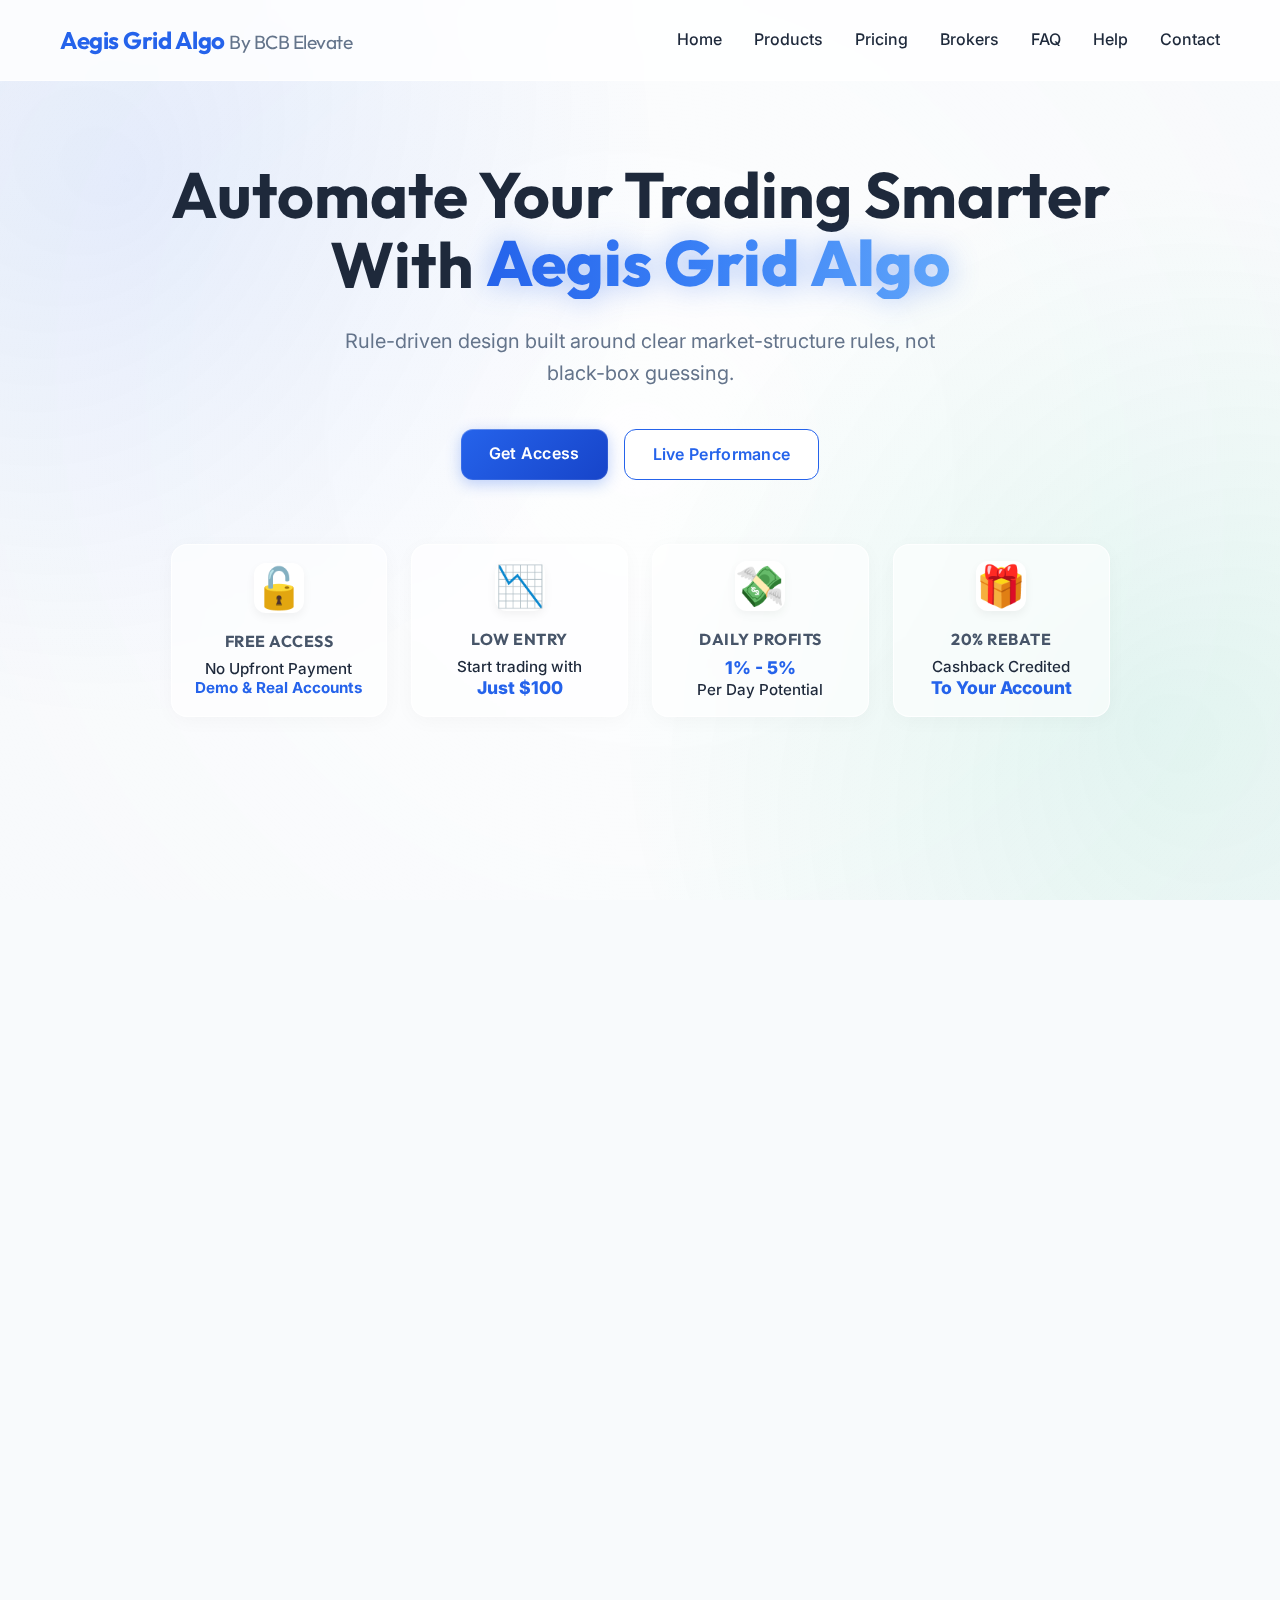
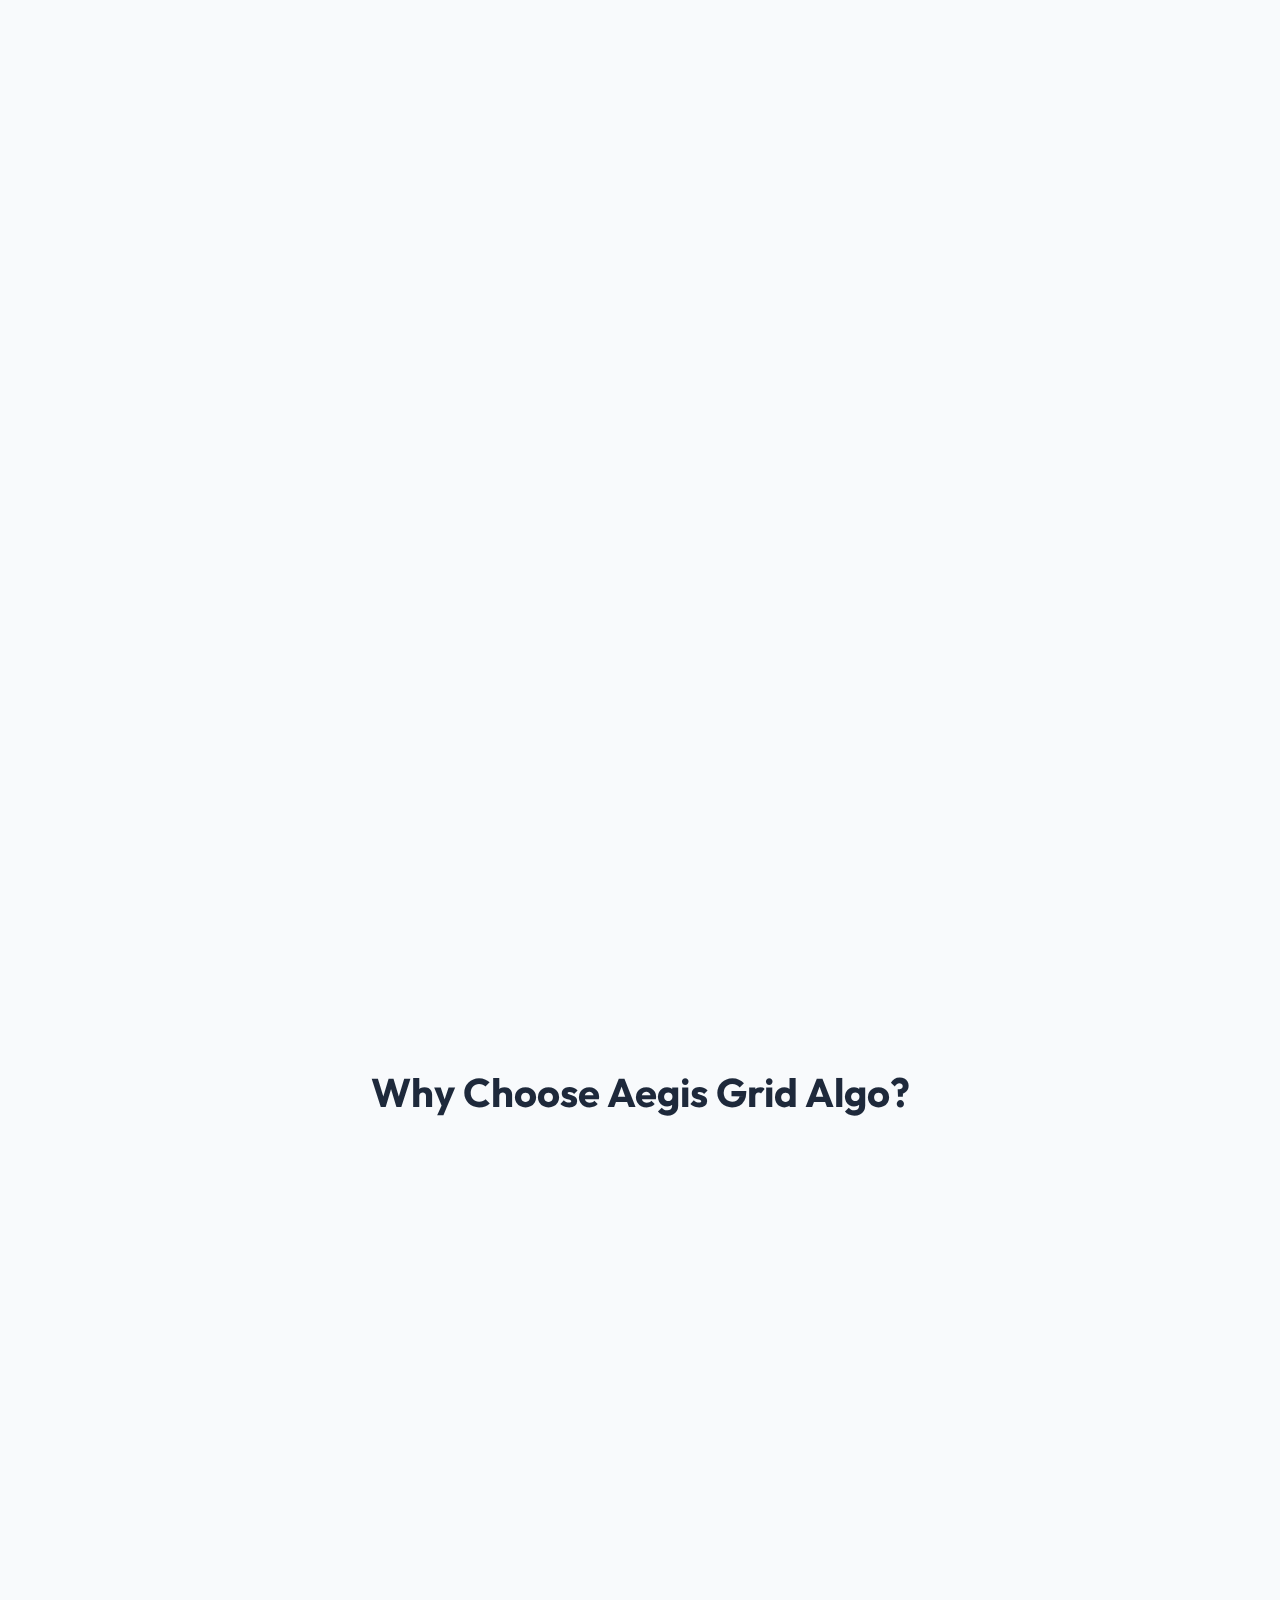
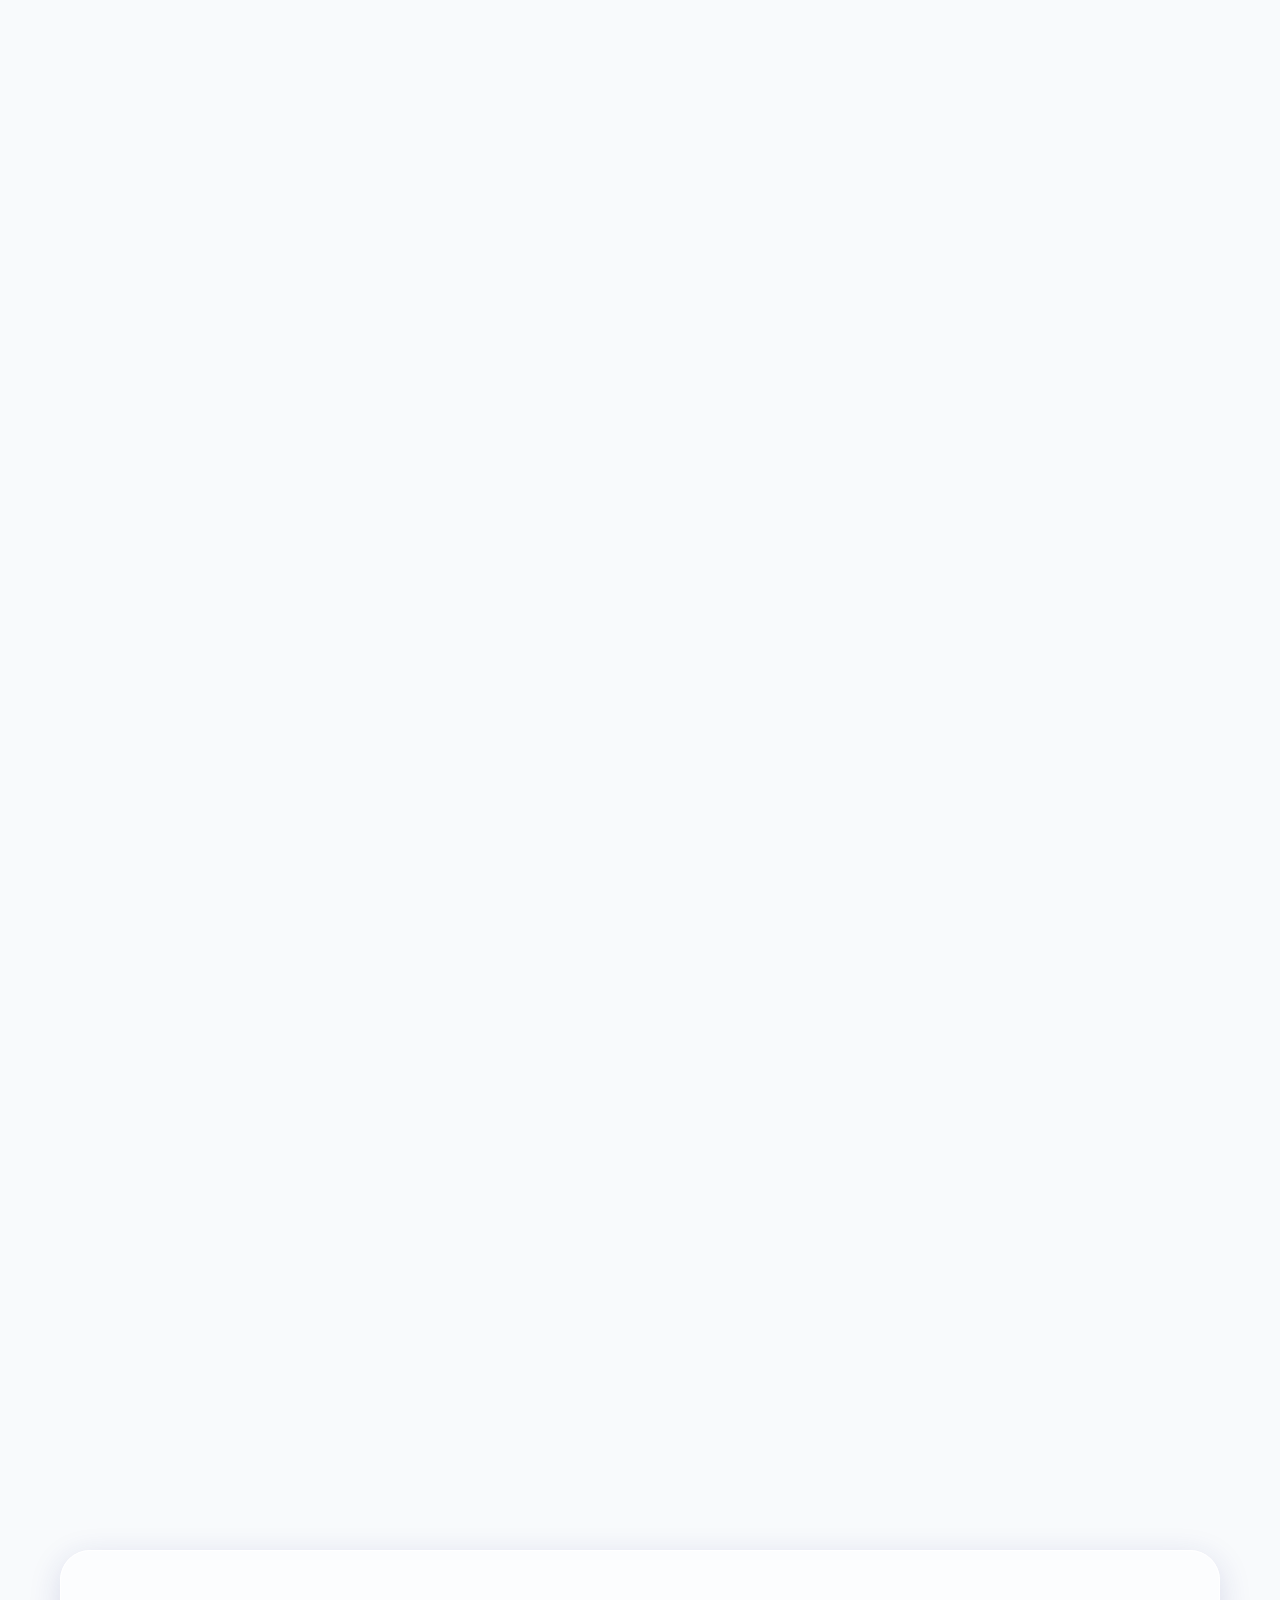
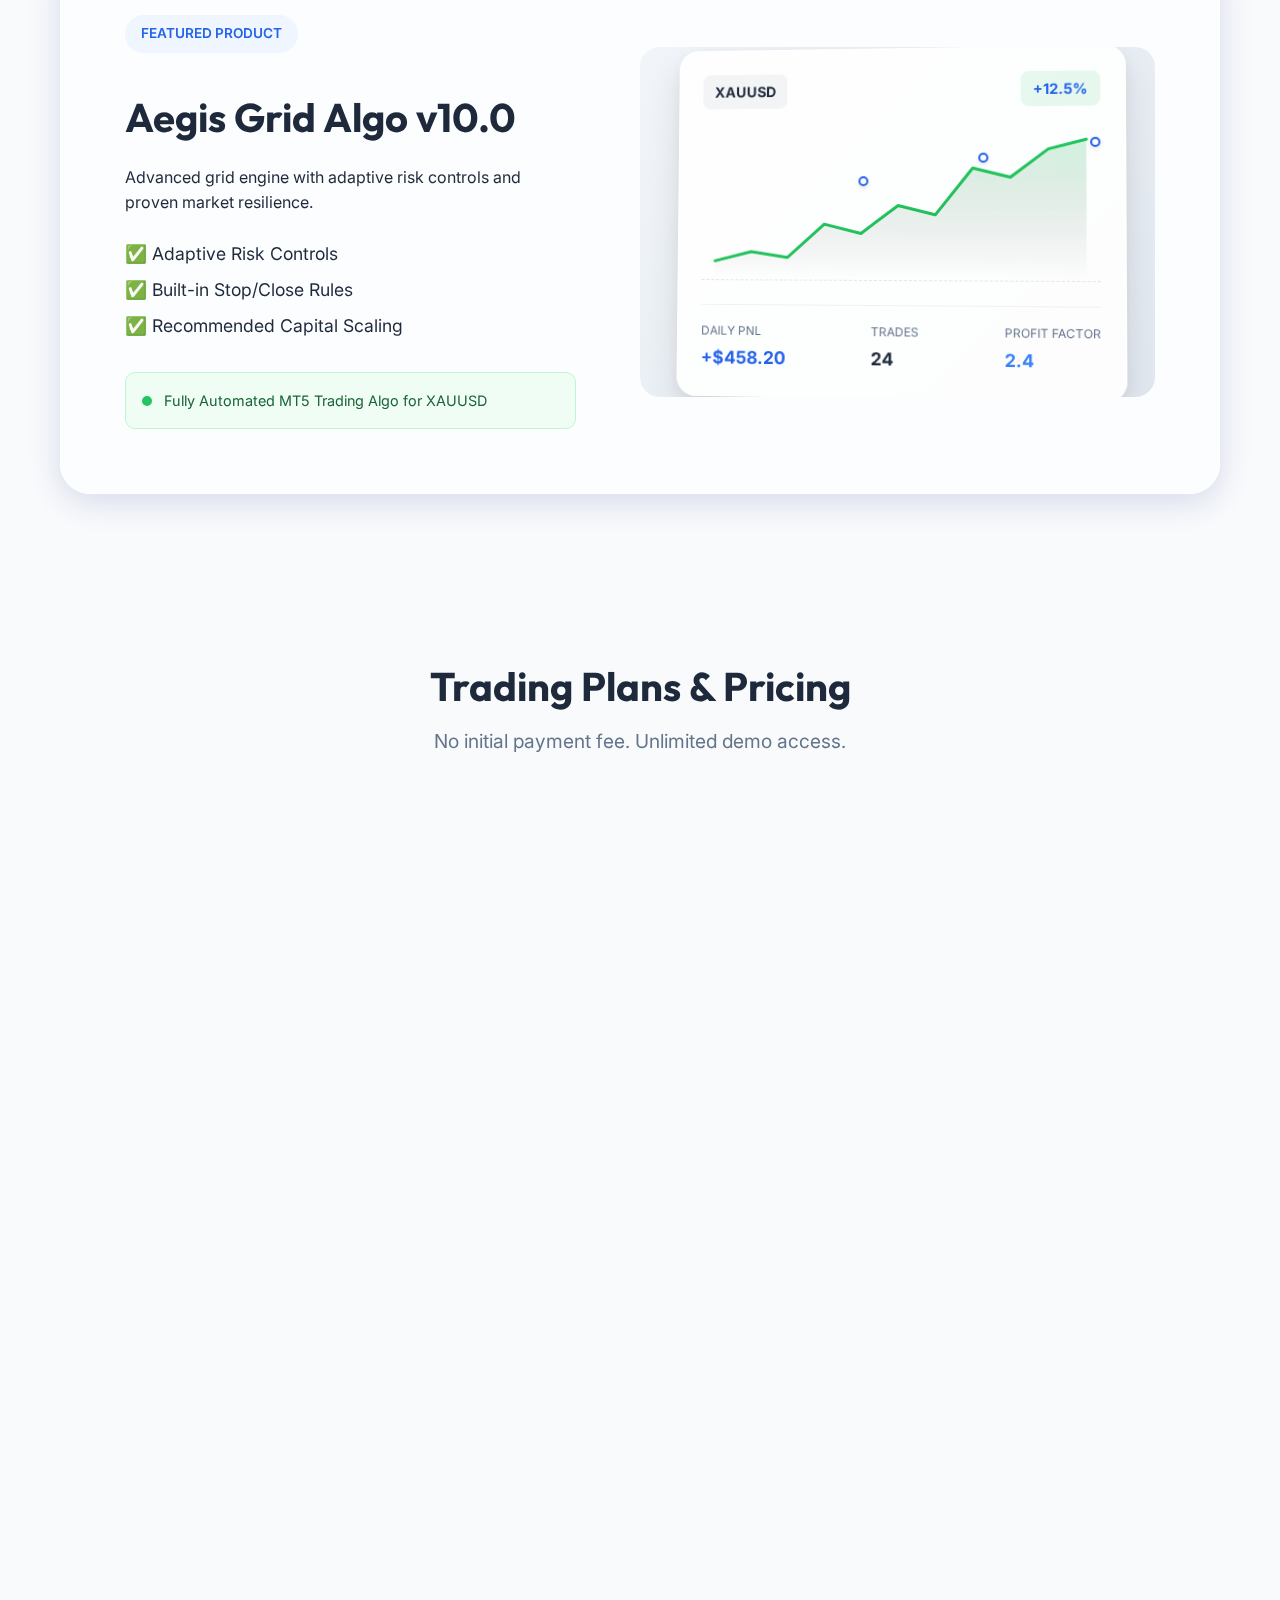
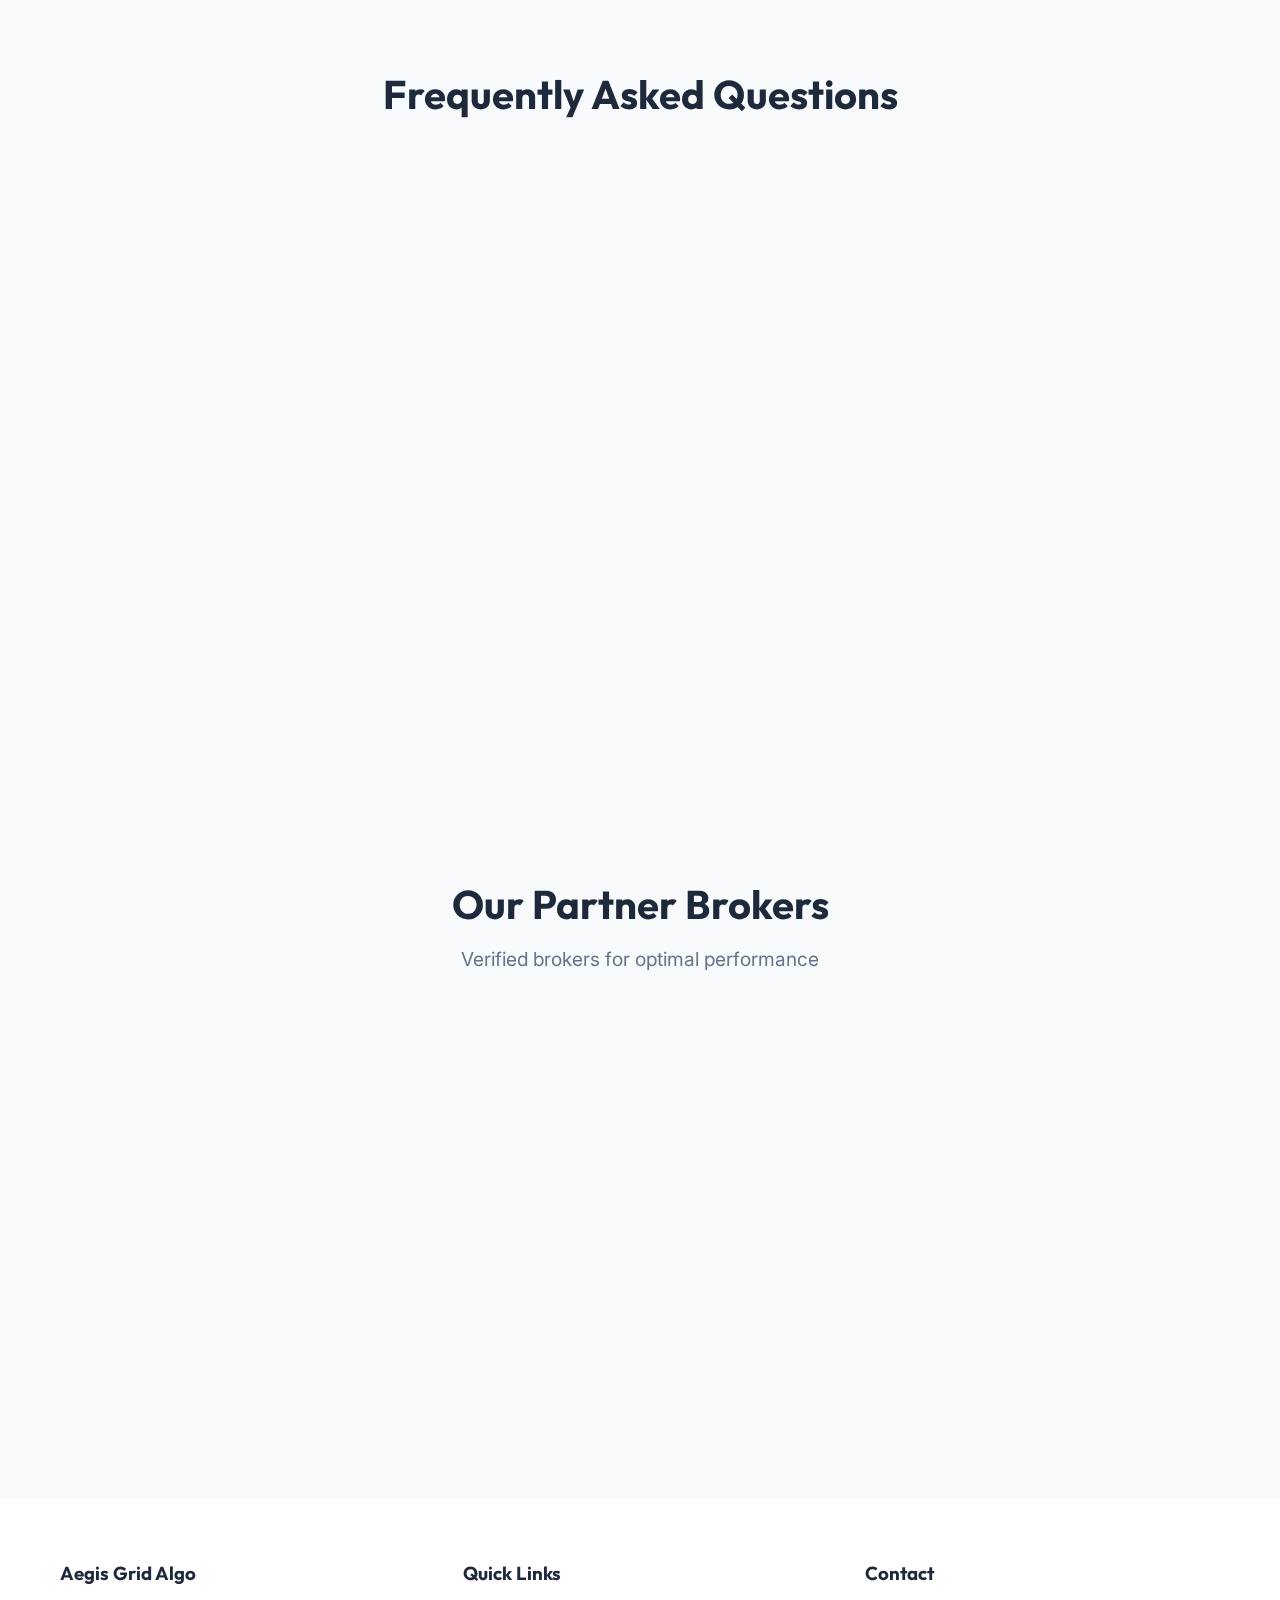
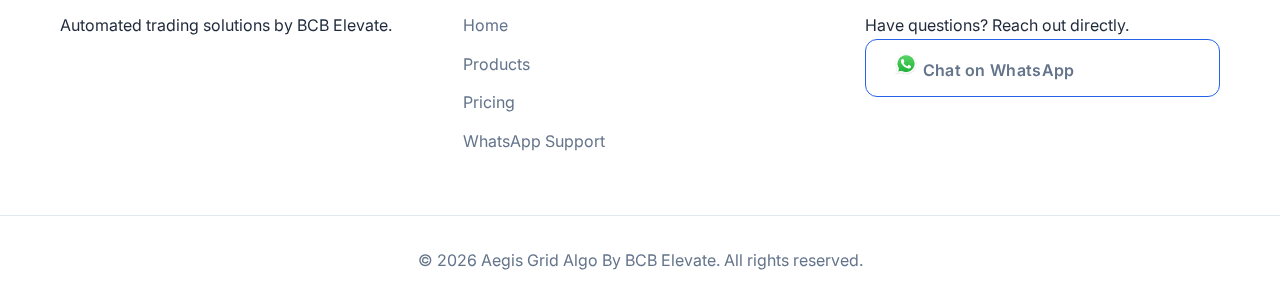
<file: index.html>
<!DOCTYPE html>
<html lang="en">

<head>
    <meta charset="UTF-8">
    <meta name="viewport" content="width=device-width, initial-scale=1.0">
    <title>Aegis Grid Algo By BCB Elevate | Automate Your Trading Smarter</title>
    <meta name="description"
        content="Automate your trading with Aegis Grid Algo By BCB Elevate. Rule-driven algos for XAUUSD & major indices.">
    <link rel="preconnect" href="https://fonts.googleapis.com">
    <link rel="preconnect" href="https://fonts.gstatic.com" crossorigin>
    <link
        href="https://fonts.googleapis.com/css2?family=Inter:wght@300;400;500;600;700&family=Outfit:wght@500;700&display=swap"
        rel="stylesheet">
    <link rel="stylesheet" href="styles.css">
</head>

<body>
    <div class="background-mesh"></div>

    <header class="glass-header">
        <nav class="container">
            <a href="index.html" class="logo" style="text-decoration: none;">Aegis Grid Algo <span
                    style="font-weight:400; font-size: 0.8em; color: var(--text-muted);">By BCB Elevate</span></a>
            <ul class="nav-links">
                <li><a href="#home">Home</a></li>
                <li><a href="#products">Products</a></li>
                <li><a href="pricing.html">Pricing</a></li>
                <li><a href="#brokers">Brokers</a></li>
                <li><a href="#faq">FAQ</a></li>
                <li><a href="help.html">Help</a></li>
                <li><a href="#contact">Contact</a></li>
            </ul>
            <div class="mobile-toggle" id="mobile-toggle">
                <span></span>
                <span></span>
                <span></span>
            </div>
        </nav>
    </header>

    <section id="home" class="hero-section">
        <div class="container hero-content">
            <h1 class="fade-in">Automate Your Trading Smarter <br>With <span class="text-premium">Aegis Grid Algo</span>
            </h1>
            <p class="fade-in delay-1">Rule-driven design built around clear market-structure rules, not black-box
                guessing.</p>
            <div class="hero-buttons fade-in delay-2">
                <a href="#pricing" class="btn btn-primary" id="get-access-btn">Get Access</a>
                <a href="https://www.youtube.com/playlist?list=PL9y1mfBlY7LZE29bip7pcPUvl7ovuLqNt" target="_blank"
                    class="btn btn-secondary">Live Performance</a>
            </div>

            <!-- New Stylish Feature Blocks -->
            <div class="hero-features-grid fade-in delay-3">
                <!-- Card 1: Free Access -->
                <div class="hero-feature-card">
                    <span class="feature-icon">🔓</span>
                    <div class="feature-content">
                        <h3>Free Access</h3>
                        <p>No Upfront Payment<br><span class="highlight">Demo & Real Accounts</span></p>
                    </div>
                </div>

                <!-- Card 2: Low Barrier -->
                <div class="hero-feature-card">
                    <span class="feature-icon">📉</span>
                    <div class="feature-content">
                        <h3>Low Entry</h3>
                        <p>Start trading with<br><strong>Just $100</strong></p>
                    </div>
                </div>

                <!-- Card 3: Daily Profits -->
                <div class="hero-feature-card">
                    <span class="feature-icon">💸</span>
                    <div class="feature-content">
                        <h3>Daily Profits</h3>
                        <p><strong>1% - 5%</strong><br>Per Day Potential</p>
                    </div>
                </div>

                <!-- Card 4: Rebate -->
                <div class="hero-feature-card">
                    <span class="feature-icon">🎁</span>
                    <div class="feature-content">
                        <h3>20% Rebate</h3>
                        <p>Cashback Credited<br><strong>To Your Account</strong></p>
                    </div>
                </div>
            </div>
        </div>
        </div>
        </div>
    </section>

    <!-- Risk vs Reward Navigation -->
    <section class="risk-reward-nav fade-in delay-4">
        <div class="container">
            <div class="split-nav-grid">
                <!-- Reward Side -->
                <a href="reward.html" class="nav-card reward-card">
                    <div class="nav-content">
                        <span class="nav-icon">🚀</span>
                        <h3>See The Reward</h3>
                        <p>Unlock daily profits (1% - 5%) and calculator.</p>
                        <span class="link-text">View Potential →</span>
                    </div>
                </a>

                <!-- Risk Side -->
                <a href="risk.html" class="nav-card risk-card">
                    <div class="nav-content">
                        <span class="nav-icon">⚠️</span>
                        <h3>Understand The Risk</h3>
                        <p>Transparency on risks and recovery.</p>
                        <span class="link-text">Read Disclosure →</span>
                    </div>
                </a>
            </div>
        </div>
    </section>

    <!-- All Day Profit Concept -->
    <section class="all-day-profit-section fade-in delay-5">
        <div class="container">
            <div class="profit-concept-card glass-card-large">
                <div class="profit-visual">
                    <div class="clock-icon">24/7</div>
                    <div class="orbit-ring">
                        <span class="orbit-coin">🪙</span>
                    </div>
                </div>
                <div class="profit-content">
                    <h2 class="profit-title">Fully Automated All Day Profit Concept</h2>
                    <p class="profit-desc">
                        Our algorithm continuously scans global markets, capitalizing on micro-movements across multiple
                        sessions. The <strong>Aegis Grid Algo takes all controls</strong>—you earn profits every single
                        day
                        with <strong>absolutely no manual intervention</strong> required.
                    </p>
                    <div class="profit-features">
                        <div class="p-feature">
                            <span class="check-icon">✓</span>
                            <span>Continuous Market Scanning</span>
                        </div>
                        <div class="p-feature">
                            <span class="check-icon">✓</span>
                            <span>Global Session Trading</span>
                        </div>
                        <div class="p-feature">
                            <span class="check-icon">✓</span>
                            <span>Automated Daily Growth</span>
                        </div>
                    </div>
                </div>
            </div>
        </div>
    </section>

    <section class="calculator-section">
        <div class="container">
            <div class="calculator-card glass-card-large fade-in">
                <h2 class="calc-title">See Your Potential Returns</h2>
                <p class="calc-subtitle">Based on verified Aegis Grid Algo performance data</p>

                <div class="calc-modes">
                    <button class="mode-btn" data-mode="flip" onclick="selectMode('flip')">
                        <span class="mode-icon">⚡</span>
                        <span class="mode-info">
                            <strong>Flip Mode</strong>
                            <span>Extreme Risk • 1-3 Day Flip</span>
                        </span>
                    </button>
                    <button class="mode-btn" data-mode="aggressive" onclick="selectMode('aggressive')">
                        <span class="mode-icon">🚀</span>
                        <div class="mode-info">
                            <strong>Infinity Mode</strong>
                            <span>Medium Risk • USD Account</span>
                        </div>
                    </button>
                    <button class="mode-btn active" data-mode="safe" onclick="selectMode('safe')">
                        <span class="mode-icon">🛡️</span>
                        <div class="mode-info">
                            <strong>Steady Mode</strong>
                            <span>Low Risk • Scalable</span>
                        </div>
                    </button>
                </div>

                <div class="calc-input-area">
                    <div class="input-header">
                        <label>Starting Deposit</label>
                        <span class="deposit-display" id="deposit-display">$1,000</span>
                    </div>
                    <input type="range" id="capital-slider" min="1000" max="50000" step="1000" value="1000"
                        class="calc-slider">
                    <div class="slider-labels">
                        <span id="min-label">$1,000</span>
                        <span id="max-label">$50,000</span>
                    </div>
                </div>

                <div class="calc-results-box">
                    <div class="result-row">
                        <span>Hourly Net Profit</span>
                        <strong id="hourly-profit">$1.23</strong>
                    </div>
                    <div class="result-row">
                        <span>Daily Net Profit (22h)</span>
                        <strong id="daily-profit">$27.10</strong>
                    </div>
                    <div class="result-row">
                        <span>Weekly Net Profit (5 Days)</span>
                        <strong id="weekly-profit">$135.52</strong>
                    </div>

                    <!-- Breakdown Section -->
                    <div class="breakdown-divider"></div>
                    <div class="result-row compact">
                        <span>Monthly Gross Profit</span>
                        <strong id="monthly-gross">$745.36</strong>
                    </div>
                    <div class="result-row compact deduction">
                        <span>20% Profit Share</span>
                        <strong id="monthly-deduction">-$149.07</strong>
                    </div>
                    <div class="result-row highlight">
                        <span>Monthly Net Profit</span>
                        <strong id="monthly-net">$596.29</strong>
                    </div>
                    <p class="disclaimer">Values shown are <strong>Net Profit</strong> after deducting 20% profit share.
                    </p>
                </div>
            </div>
        </div>
    </section>

    <section id="features" class="features-section">
        <div class="container">
            <h2 class="section-title">Why Choose Aegis Grid Algo?</h2>
            <div class="features-grid">
                <div class="feature-card glass-card">
                    <div class="icon">💰</div>
                    <h3>Performance-Based Pricing</h3>
                    <p>No upfront fees – we only earn when you profit, aligning our success with yours for a true
                        win-win partnership!</p>
                </div>
                <div class="feature-card glass-card">
                    <div class="icon">📈</div>
                    <h3>Daily Profit Potential</h3>
                    <p>Designed to deliver solid returns in just one trading day, harnessing market moves for quick,
                        consistent gains.</p>
                </div>
                <div class="feature-card glass-card">
                    <div class="icon">🤖</div>
                    <h3>Hands-Free Automation</h3>
                    <p>Fully automated system that runs seamlessly without any manual tweaks – set it up once and let it
                        trade intelligently for you!</p>
                </div>
                <div class="feature-card glass-card">
                    <div class="icon">💬</div>
                    <h3>Fast Support</h3>
                    <p>Quick setup and troubleshooting via WhatsApp or Direct Message.</p>
                </div>
            </div>
        </div>
    </section>

    <!-- Gold Showcase Section -->
    <section class="gold-showcase-section fade-in">
        <div class="container">
            <div class="gold-showcase-grid">
                <div class="gold-card">
                    <h2 class="section-title"
                        style="text-align: left; margin-bottom: 1rem; color: white; font-size: 2.5rem;">Mastering the
                        <br><span class="text-gold-gradient">Golden Standard</span>
                    </h2>
                    <p style="font-size: 1.2rem; color: #d4d4d4; margin-bottom: 2rem; line-height: 1.8;">
                        Our algorithms are engineered with a singular focus: dominating the <strong>XAUUSD
                            (Gold)</strong>
                        market. We harness the unique volatility and liquidity of Gold to deliver precision entries and
                        exits.
                    </p>
                    <div class="gold-stat">
                        <div class="stat-item">
                            <h4>24/7</h4>
                            <p>Market Grid Logic</p>
                        </div>
                        <div class="stat-item">
                            <h4>0.01s</h4>
                            <p>Execution Speed</p>
                        </div>
                    </div>
                </div>
                <div class="gold-visual-container">
                    <div class="center-gold-icon">
                        <svg width="300" height="220" viewBox="0 0 300 220" fill="none"
                            xmlns="http://www.w3.org/2000/svg"
                            style="filter: drop-shadow(0 20px 30px rgba(218, 165, 32, 0.3));">
                            <defs>
                                <linearGradient id="chart-grad" x1="0%" y1="100%" x2="0%" y2="0%">
                                    <stop offset="0%" stop-color="#DAA520" stop-opacity="0.2" />
                                    <stop offset="100%" stop-color="#FFD700" stop-opacity="0.8" />
                                </linearGradient>
                                <linearGradient id="line-grad" x1="0%" y1="0%" x2="100%" y2="0%">
                                    <stop offset="0%" stop-color="#B8860B" />
                                    <stop offset="100%" stop-color="#FFD700" />
                                </linearGradient>
                            </defs>

                            <!-- Chart Background Area -->
                            <path d="M20 180 L20 120 Q50 140 80 100 T140 80 T200 50 L280 20 L280 180 Z"
                                fill="url(#chart-grad)" stroke="none" />

                            <!-- Trend Line -->
                            <path d="M20 120 Q50 140 80 100 T140 80 T200 50 L280 20" stroke="url(#line-grad)"
                                stroke-width="6" stroke-linecap="round" fill="none" />

                            <!-- Candlesticks (Stylized) -->
                            <rect x="40" y="110" width="10" height="30" rx="2" fill="#DAA520" />
                            <line x1="45" y1="100" x2="45" y2="150" stroke="#DAA520" stroke-width="2" />

                            <rect x="100" y="70" width="10" height="40" rx="2" fill="#FFD700" />
                            <line x1="105" y1="60" x2="105" y2="120" stroke="#FFD700" stroke-width="2" />

                            <rect x="170" y="40" width="10" height="50" rx="2" fill="#goldenrod" />
                            <line x1="175" y1="30" x2="175" y2="100" stroke="#goldenrod" stroke-width="2" />

                            <rect x="240" y="20" width="10" height="40" rx="2" fill="#FFD700" />
                            <line x1="245" y1="10" x2="245" y2="70" stroke="#FFD700" stroke-width="2" />

                            <!-- XAU Symbol -->
                            <text x="150" y="200" font-family="Arial, sans-serif" font-weight="900" font-size="24"
                                text-anchor="middle" fill="#B8860B" letter-spacing="4">XAUUSD</text>
                        </svg>
                    </div>
                    <div class="orbit-icon orbit-1">💵</div>
                    <div class="orbit-icon orbit-2">✨</div>
                    <div class="orbit-icon orbit-3">📈</div>
                </div>
            </div>
        </div>
    </section>

    <!-- Rebates Section -->
    <section class="rebates-highlight-section">
        <div class="container">
            <div class="rebate-hero-card glass-card-large fade-in">
                <div class="rebate-grid">
                    <div class="rebate-text-content">
                        <span class="rebate-badge">Partner Exclusive</span>
                        <h2 class="rebate-title">Performance-Based Rebates</h2>
                        <h3 class="rebate-subtitle">Earn While You Trade!</h3>
                        <p class="rebate-desc">Get <strong class="text-gold">20% cashback</strong> on commissions
                            through our broker partnerships. We share our earnings directly with you—no upfront fees,
                            just real rewards for your trading volume.</p>

                        <div class="rebate-benefits">
                            <div class="r-benefit">
                                <span class="r-icon">💎</span>
                                <div>
                                    <strong>No Upfront Fees</strong>
                                    <span>Zero cost to join</span>
                                </div>
                            </div>
                            <div class="r-benefit">
                                <span class="r-icon">🔄</span>
                                <div>
                                    <strong>Volume Rewards</strong>
                                    <span>Earn on every trade</span>
                                </div>
                            </div>
                        </div>
                    </div>

                    <div class="rebate-visual-content">
                        <div class="cashback-circle">
                            <span class="cb-percent">20%</span>
                            <span class="cb-label">Cashback</span>
                        </div>
                        <div class="floating-icon coin-1">💰</div>
                        <div class="floating-icon coin-2">💰</div>
                    </div>
                </div>
            </div>
        </div>
    </section>

    <section id="products" class="product-section">
        <div class="container">
            <div class="product-showcase glass-card-large">
                <div class="product-info">
                    <span class="badge">Featured Product</span>
                    <h2>Aegis Grid Algo v10.0</h2>
                    <p class="product-desc">Advanced grid engine with adaptive risk controls and proven market
                        resilience.</p>
                    <ul class="product-specs">
                        <li>✅ Adaptive Risk Controls</li>
                        <li>✅ Built-in Stop/Close Rules</li>
                        <li>✅ Recommended Capital Scaling</li>
                    </ul>
                    <div class="status-box">
                        <span class="status-dot"></span> Fully Automated MT5 Trading Algo for XAUUSD
                    </div>
                </div>
                <div class="product-visual">
                    <!-- CSS Trading Dashboard Visual -->
                    <div class="trading-card-visual">
                        <div class="tc-header">
                            <span class="pair-badge">XAUUSD</span>
                            <span class="profit-badge">+12.5%</span>
                        </div>
                        <div class="chart-area">
                            <!-- Simulated Chart Line (CSS Gradient/SVG) -->
                            <svg viewBox="0 0 200 80" class="chart-line">
                                <path
                                    d="M0,70 L20,65 L40,68 L60,50 L80,55 L100,40 L120,45 L140,20 L160,25 L180,10 L200,5"
                                    fill="none" stroke="#22c55e" stroke-width="3" stroke-linecap="round"
                                    stroke-linejoin="round" />
                                <path
                                    d="M0,70 L20,65 L40,68 L60,50 L80,55 L100,40 L120,45 L140,20 L160,25 L180,10 L200,5 V80 H0 Z"
                                    fill="url(#gradient)" opacity="0.2" />
                                <defs>
                                    <linearGradient id="gradient" x1="0" y1="0" x2="0" y2="1">
                                        <stop offset="0%" stop-color="#22c55e" />
                                        <stop offset="100%" stop-color="transparent" />
                                    </linearGradient>
                                </defs>
                            </svg>
                            <!-- Floating Data Points -->
                            <div class="data-point p1"></div>
                            <div class="data-point p2"></div>
                            <div class="data-point p3"></div>
                        </div>
                        <div class="tc-stats">
                            <div class="stat-item">
                                <span class="label">Daily PnL</span>
                                <span class="value text-green">+$458.20</span>
                            </div>
                            <div class="stat-item">
                                <span class="label">Trades</span>
                                <span class="value">24</span>
                            </div>
                            <div class="stat-item">
                                <span class="label">Profit Factor</span>
                                <span class="value text-blue">2.4</span>
                            </div>
                        </div>
                    </div>
                </div>
            </div>
        </div>
    </section>

    <section id="pricing" class="pricing-section">
        <div class="container">
            <h2 class="section-title">Trading Plans & Pricing</h2>
            <p class="section-subtitle">No initial payment fee. Unlimited demo access.</p>

            <div class="pricing-grid">
                <!-- Flip Mode (Extreme Risk) -->
                <div class="pricing-card glass-card">
                    <div class="plan-header">
                        <h3>Flip Mode</h3>
                        <div class="price">20% - 70% <span>/ day</span></div>
                    </div>
                    <div class="plan-body">
                        <p class="capital-req">Fixed Capital: <strong>$100</strong> <span
                                class="small-text">(10,000&cent;)</span></p>
                        <p class="account-type">Works on Cent Accounts</p>
                        <p class="risk-label extreme-risk">Extreme Risk / Flip</p>
                        <ul class="features-list">
                            <li>Aim to flip account (100% gain)</li>
                            <li>High speed execution</li>
                            <li>Maximum volatility exposure</li>
                        </ul>
                        <button class="btn btn-primary full-width modal-trigger" data-modal="access-modal">Get
                            Access</button>
                    </div>
                </div>

                <div class="pricing-card glass-card">
                    <div class="plan-header">
                        <h3>Infinity Mode</h3>
                        <div class="price">1% - 5% <span>/ day</span></div>
                    </div>
                    <div class="plan-body">
                        <p class="capital-req">Minimum Capital: <strong>$1,000</strong></p>
                        <p class="account-type">Works on USD Accounts</p>
                        <p class="risk-label medium-risk">Medium Risk Profile</p>
                        <ul class="features-list">
                            <li>Rapid account growth model</li>
                            <li>High frequency trades</li>
                            <li>Strict withdrawal rules</li>
                        </ul>
                        <button class="btn btn-primary full-width modal-trigger" data-modal="access-modal">Get
                            Access</button>
                    </div>
                </div>

                <div class="pricing-card glass-card popular">
                    <div class="popular-tag">Recommended</div>
                    <div class="plan-header">
                        <h3>Steady Mode</h3>
                        <div class="price">1% - 2.5% <span>/ day</span></div>
                    </div>
                    <div class="plan-body">
                        <p class="capital-req">Min Capital: <strong>$1000</strong> <span
                                class="small-text">(100,000&cent;)</span></p>
                        <p class="account-type">Works on Cent Accounts</p>
                        <p class="risk-label safe-risk">Low Risk Profile</p>
                        <ul class="features-list">
                            <li>Consistent daily returns</li>
                            <li>Capital preservation focus</li>
                            <li>Compound growth strategy</li>
                        </ul>
                        <button class="btn btn-primary full-width modal-trigger" data-modal="access-modal">Get
                            Access</button>
                    </div>
                </div>
            </div>



            <div class="pricing-footer">
                <div class="profit-share-banner glass-card">
                    <h3>Our Pricing Model</h3>
                    <div class="share-rate">20%</div>
                    <p>Flat Weekly Profit Share</p>
                    <p class="small">We only make money when you make money.</p>
                </div>

                <div class="rebate-banner glass-card">
                    <h3>Additional Benefit</h3>
                    <div class="share-rate">20%</div>
                    <p>Fixed Rebate</p>
                    <p class="small">Credited back based on your activity.</p>
                </div>
            </div>
        </div>
    </section>

    <section id="faq" class="faq-section">
        <div class="container">
            <h2 class="section-title">Frequently Asked Questions</h2>
            <div class="faq-grid">
                <div class="faq-item glass-card">
                    <div class="faq-header">
                        <h3>Do I need a VPS to run this?</h3>
                        <span class="faq-icon">+</span>
                    </div>
                    <div class="faq-body">
                        <p>Yes. The Aegis Algo needs VPS without stopping. A VPS (Virtual Private Server) keeps the bot
                            online and trading even if your computer is turned off or you lose internet.</p>
                    </div>
                </div>
                <div class="faq-item glass-card">
                    <div class="faq-header">
                        <h3>How much money do I need to start?</h3>
                        <span class="faq-icon">+</span>
                    </div>
                    <div class="faq-body">
                        <p>You can start with just $100.<br><br>
                            We strongly recommend using a Cent Account. On a Cent Account, your $100 looks like 10,000
                            cents to the broker. This helps the bot manage trades much better than on a standard
                            account.</p>
                    </div>
                </div>
                <div class="faq-item glass-card">
                    <div class="faq-header">
                        <h3>What is the "Risky Plan" and how much should I invest?</h3>
                        <span class="faq-icon">+</span>
                    </div>
                    <div class="faq-body">
                        <p>The Risky Plan is a fast way to grow a small account. Because it is aggressive, do not put
                            more than $100 into this plan. Think of this $100 as your "trading tool"—keep the amount
                            small and manageable.</p>
                    </div>
                </div>
                <div class="faq-item glass-card">
                    <div class="faq-header">
                        <h3>When should I withdraw my profits?</h3>
                        <span class="faq-icon">+</span>
                    </div>
                    <div class="faq-body">
                        <p>You should withdraw often. The goal of the Risky Plan is to make profit quickly and take it
                            out.<br><br>
                            Our Rule: At the end of the day (or whenever you see good profit), withdraw that money to
                            your bank or wallet. Keep your trading balance at $100 and take the rest out.</p>
                    </div>
                </div>
                <div class="faq-item glass-card">
                    <div class="faq-header">
                        <h3>How do I trade "Risk-Free"?</h3>
                        <span class="faq-icon">+</span>
                    </div>
                    <div class="faq-body">
                        <p>The goal is to get your original money back as fast as possible.<br><br>
                            Usually, the bot can double your account (make $100 profit) in 1 to 3 days. As soon as you
                            make that $100 profit, withdraw your original $100 immediately.<br><br>
                            After that, you are trading only with the "house money" (your profits). If the bot wins, you
                            win. If it loses, you didn't lose your own money.</p>
                    </div>
                </div>
            </div>
        </div>
    </section>

    </section>

    <!-- Partner Brokers Section -->
    <section id="brokers" class="brokers-section">
        <div class="container">
            <h2 class="section-title">Our Partner Brokers</h2>
            <p class="section-subtitle">Verified brokers for optimal performance</p>
            <div class="brokers-grid">
                <a href="https://one.exnesstrack.org/a/m88os7vczo" target="_blank" class="broker-card glass-card">
                    <img src="exness.jpg" alt="Exness" class="broker-logo">
                    <span class="visit-link">Open Account →</span>
                </a>
                <a href="https://alpari.com/?Referral=72141" target="_blank" class="broker-card glass-card">
                    <img src="alpari.png" alt="Alpari" class="broker-logo">
                    <span class="visit-link">Open Account →</span>
                </a>
                <a href="https://affs.click/mQJQM" target="_blank" class="broker-card glass-card">
                    <img src="xm.png" alt="XM" class="broker-logo">
                    <span class="visit-link">Open Account →</span>
                </a>

                <a href="https://vigco.co/Jze2uu" target="_blank" class="broker-card glass-card">
                    <img src="vantage.png" alt="Vantage" class="broker-logo">
                    <span class="visit-link">Open Account →</span>
                </a>

                <a href="https://www.startrader.com/live-account/?affid=NzQ1NTYwMg==&ibpRebateCode=NzQ1NTYwMlNUMTAwMTA="
                    target="_blank" class="broker-card glass-card">
                    <img src="startrader.png" alt="StarTrader" class="broker-logo">
                    <span class="visit-link">Open Account →</span>
                </a>

            </div>
        </div>
    </section>

    <footer id="contact">
        <div class="container footer-content">
            <div class="footer-col">
                <h3>Aegis Grid Algo</h3>
                <p>Automated trading solutions by BCB Elevate.</p>
            </div>
            <div class="footer-col">
                <h3>Quick Links</h3>
                <a href="#home">Home</a>
                <a href="#products">Products</a>
                <a href="#pricing">Pricing</a>
                <a href="http://wa.me/918848063402" target="_blank">WhatsApp Support</a>
            </div>
            <div class="footer-col">
                <h3>Contact</h3>
                <p>Have questions? Reach out directly.</p>
                <a href="http://wa.me/918848063402" target="_blank" class="btn btn-secondary whatsapp-btn">
                    <img src="whatsapp-logo.png" alt="WhatsApp" class="btn-icon"> Chat on WhatsApp
                </a>
            </div>
        </div>
        <div class="footer-bottom">
            <p>&copy; 2026 Aegis Grid Algo By BCB Elevate. All rights reserved.</p>
        </div>
    </footer>

    <!-- Access Modal -->
    <div id="access-modal" class="modal">
        <div class="modal-content glass-card">
            <span class="close-modal">&times;</span>

            <!-- Step 1: Selection -->
            <div id="modal-step-1">
                <h2>Choose Access Type</h2>
                <div class="access-options">
                    <button class="access-option-btn" data-type="Real Account">
                        <span class="option-icon">🚀</span>
                        <span class="option-title">Real Account Access</span>
                        <span class="option-desc">Start trading with real capital</span>
                    </button>
                    <button class="access-option-btn" data-type="Demo Account">
                        <span class="option-icon">🎮</span>
                        <span class="option-title">Demo Account Access</span>
                        <span class="option-desc">Test with virtual funds</span>
                    </button>
                </div>
            </div>

            <!-- Step 1.5: Plan Selection -->
            <div id="modal-step-plan" style="display: none;">
                <h2>Choose Plan</h2>
                <button class="back-btn" data-to="step-1">← Back</button>
                <div class="access-options">
                    <button class="plan-option-btn" data-plan="Flip Mode">
                        <span class="option-icon">⚡</span>
                        <span class="option-title">Flip Mode</span>
                        <span class="option-desc">Extreme Risk | Flip in 1-3 Days</span>
                    </button>
                    <button class="plan-option-btn" data-plan="Infinity Mode">
                        <span class="option-icon">🚀</span>
                        <span class="option-title">Infinity Mode</span>
                        <span class="option-desc">1% - 5% / Day</span>
                    </button>
                    <button class="plan-option-btn" data-plan="Steady Mode">
                        <span class="option-icon">🛡️</span>
                        <span class="option-title">Steady Mode</span>
                        <span class="option-desc">1% - 2.5% / Day</span>
                    </button>
                </div>
            </div>

            <!-- Step 2: Form -->
            <div id="modal-step-2" style="display: none;">
                <h2 id="form-title">Enter Details</h2>
                <button class="back-btn" data-to="step-plan">← Back</button>
                <form id="access-form">
                    <input type="hidden" id="access-type" name="access-type">
                    <input type="hidden" id="plan-type" name="plan-type">

                    <div class="form-group">
                        <label for="name">Name</label>
                        <input type="text" id="name" name="name" required placeholder="John Doe">
                    </div>

                    <div class="form-group">
                        <label for="phone">Phone Number / WhatsApp</label>
                        <input type="tel" id="phone" name="phone" required placeholder="+1 234 567 8900">
                    </div>

                    <div class="form-group">
                        <label for="mt5-id">MT5 Account ID</label>
                        <input type="number" id="mt5-id" name="mt5-id" required placeholder="12345678">
                    </div>

                    <div class="form-group">
                        <label for="broker">Broker Server</label>
                        <input type="text" id="broker" name="broker" required placeholder="Broker-Server">
                        <p class="input-hint">⚠️ Must be exact (e.g., "BrokerName-Real"). Mistakes will prevent access.
                        </p>
                    </div>

                    <div class="modal-warning-box">
                        <span class="warning-icon">⚠️</span>
                        <p><strong>Crucial:</strong> Double-check your <strong>Account ID</strong> and <strong>Broker
                                Server</strong>. Any errors here will result in failed access.</p>
                    </div>

                    <button type="submit" class="btn btn-primary full-width">Submit Request</button>
                </form>
            </div>
        </div>
    </div>

    <script src="script.js"></script>
</body>

</html>
</file>
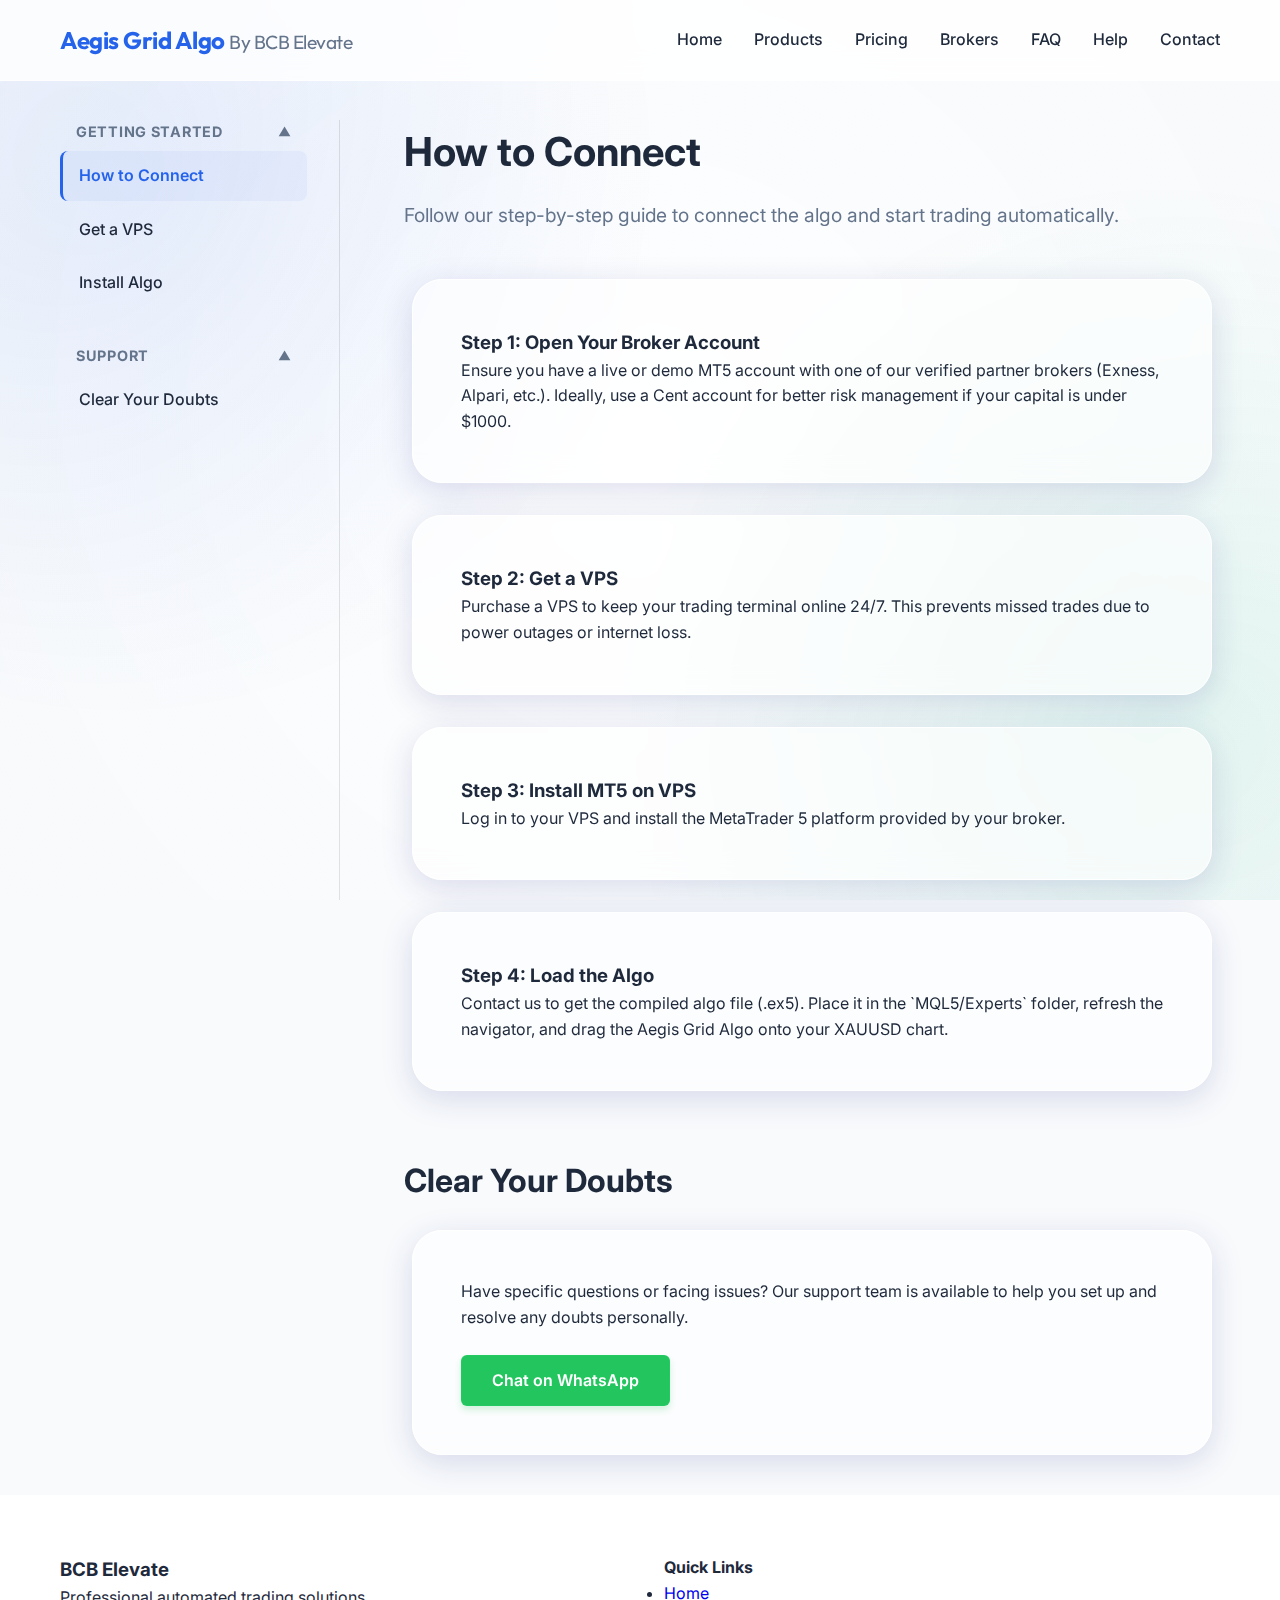
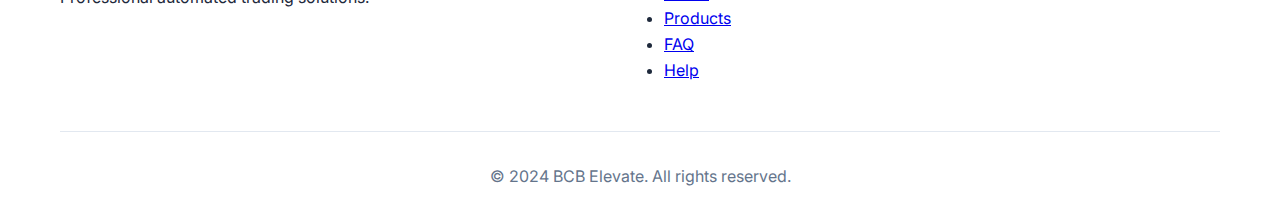
<file: guide.html>
<!DOCTYPE html>
<html lang="en">

<head>
    <meta charset="UTF-8">
    <meta name="viewport" content="width=device-width, initial-scale=1.0">
    <title>Help & Support | Aegis Grid Algo By BCB Elevate</title>
    <meta name="description"
        content="Get help with setting up Aegis Grid Algo and clear your doubts. Step-by-step connection guide and support.">
    <link rel="preconnect" href="https://fonts.googleapis.com">
    <link rel="preconnect" href="https://fonts.gstatic.com" crossorigin>
    <link
        href="https://fonts.googleapis.com/css2?family=Inter:wght@300;400;500;600;700&family=Outfit:wght@500;700&display=swap"
        rel="stylesheet">
    <link rel="stylesheet" href="styles.css">
</head>

<body>
    <div class="background-mesh"></div>

    <header class="glass-header">
        <nav class="container">
            <div class="logo"><a href="index.html" style="text-decoration: none; color: inherit;">Aegis Grid Algo <span
                        style="font-weight:400; font-size: 0.8em; color: var(--text-muted);">By BCB Elevate</span></a>
            </div>
            <ul class="nav-links">
                <li><a href="index.html#home">Home</a></li>
                <li><a href="index.html#products">Products</a></li>
                <li><a href="pricing.html">Pricing</a></li>
                <li><a href="index.html#brokers">Brokers</a></li>
                <li><a href="index.html#faq">FAQ</a></li>
                <li><a href="help.html" class="active">Help</a></li>
                <li><a href="index.html#contact">Contact</a></li>
            </ul>
            <div class="mobile-toggle" id="mobile-toggle">
                <span></span>
                <span></span>
                <span></span>
            </div>
        </nav>
    </header>

    <section class="doc-section" style="padding-top: 120px; min-height: 80vh;">
        <div class="container doc-layout">
            <!-- Sidebar -->
            <aside class="doc-sidebar">
                <div class="sidebar-group active">
                    <div class="group-header">
                        <h3>Getting Started</h3>
                        <span class="chevron">▼</span>
                    </div>
                    <ul>
                        <li><a href="#connect" class="active">How to Connect</a></li>
                        <li><a href="#vps">Get a VPS</a></li>
                        <li><a href="#install">Install Algo</a></li>
                    </ul>
                </div>
                <div class="sidebar-group active">
                    <div class="group-header">
                        <h3>Support</h3>
                        <span class="chevron">▼</span>
                    </div>
                    <ul>
                        <li><a href="#doubts">Clear Your Doubts</a></li>
                    </ul>
                </div>
            </aside>

            <!-- Main Content -->
            <main class="doc-content">
                <div id="connect" class="content-block">
                    <h1>How to Connect</h1>
                    <p class="lead">Follow our step-by-step guide to connect the algo and start trading automatically.
                    </p>

                    <div class="glass-box step-box">
                        <h3>Step 1: Open Your Broker Account</h3>
                        <p>Ensure you have a live or demo MT5 account with one of our verified partner brokers (Exness,
                            Alpari, etc.). Ideally, use a Cent account for better risk management if your capital is
                            under $1000.</p>
                    </div>

                    <div id="vps" class="glass-box step-box">
                        <h3>Step 2: Get a VPS</h3>
                        <p>Purchase a VPS to keep your trading terminal online 24/7. This prevents missed trades due to
                            power outages or internet loss.</p>
                    </div>

                    <div class="glass-box step-box">
                        <h3>Step 3: Install MT5 on VPS</h3>
                        <p>Log in to your VPS and install the MetaTrader 5 platform provided by your broker.</p>
                    </div>

                    <div id="install" class="glass-box step-box">
                        <h3>Step 4: Load the Algo</h3>
                        <p>Contact us to get the compiled algo file (.ex5). Place it in the `MQL5/Experts` folder,
                            refresh the navigator, and drag the Aegis Grid Algo onto your XAUUSD chart.</p>
                    </div>
                </div>

                <div id="doubts" class="content-block" style="margin-top: 4rem;">
                    <h2>Clear Your Doubts</h2>
                    <div class="glass-box">
                        <p>Have specific questions or facing issues? Our support team is available to help you set up
                            and resolve any doubts personally.</p>
                        <div style="margin-top: 1.5rem;">
                            <a href="http://wa.me/918848063402" target="_blank" class="help-btn">Chat on WhatsApp</a>
                        </div>
                    </div>
                </div>
            </main>
        </div>
    </section>

    <footer class="footer">
        <div class="container">
            <div class="footer-content">
                <div class="footer-brand">
                    <h3>BCB Elevate</h3>
                    <p>Professional automated trading solutions.</p>
                </div>
                <div class="footer-links">
                    <h4>Quick Links</h4>
                    <ul>
                        <li><a href="index.html#home">Home</a></li>
                        <li><a href="index.html#products">Products</a></li>
                        <li><a href="index.html#faq">FAQ</a></li>
                        <li><a href="help.html">Help</a></li>
                    </ul>
                </div>
            </div>
            <div class="footer-bottom">
                <p>&copy; 2024 BCB Elevate. All rights reserved.</p>
            </div>
        </div>
    </footer>

    <script src="script.js"></script>
</body>

</html>
</file>
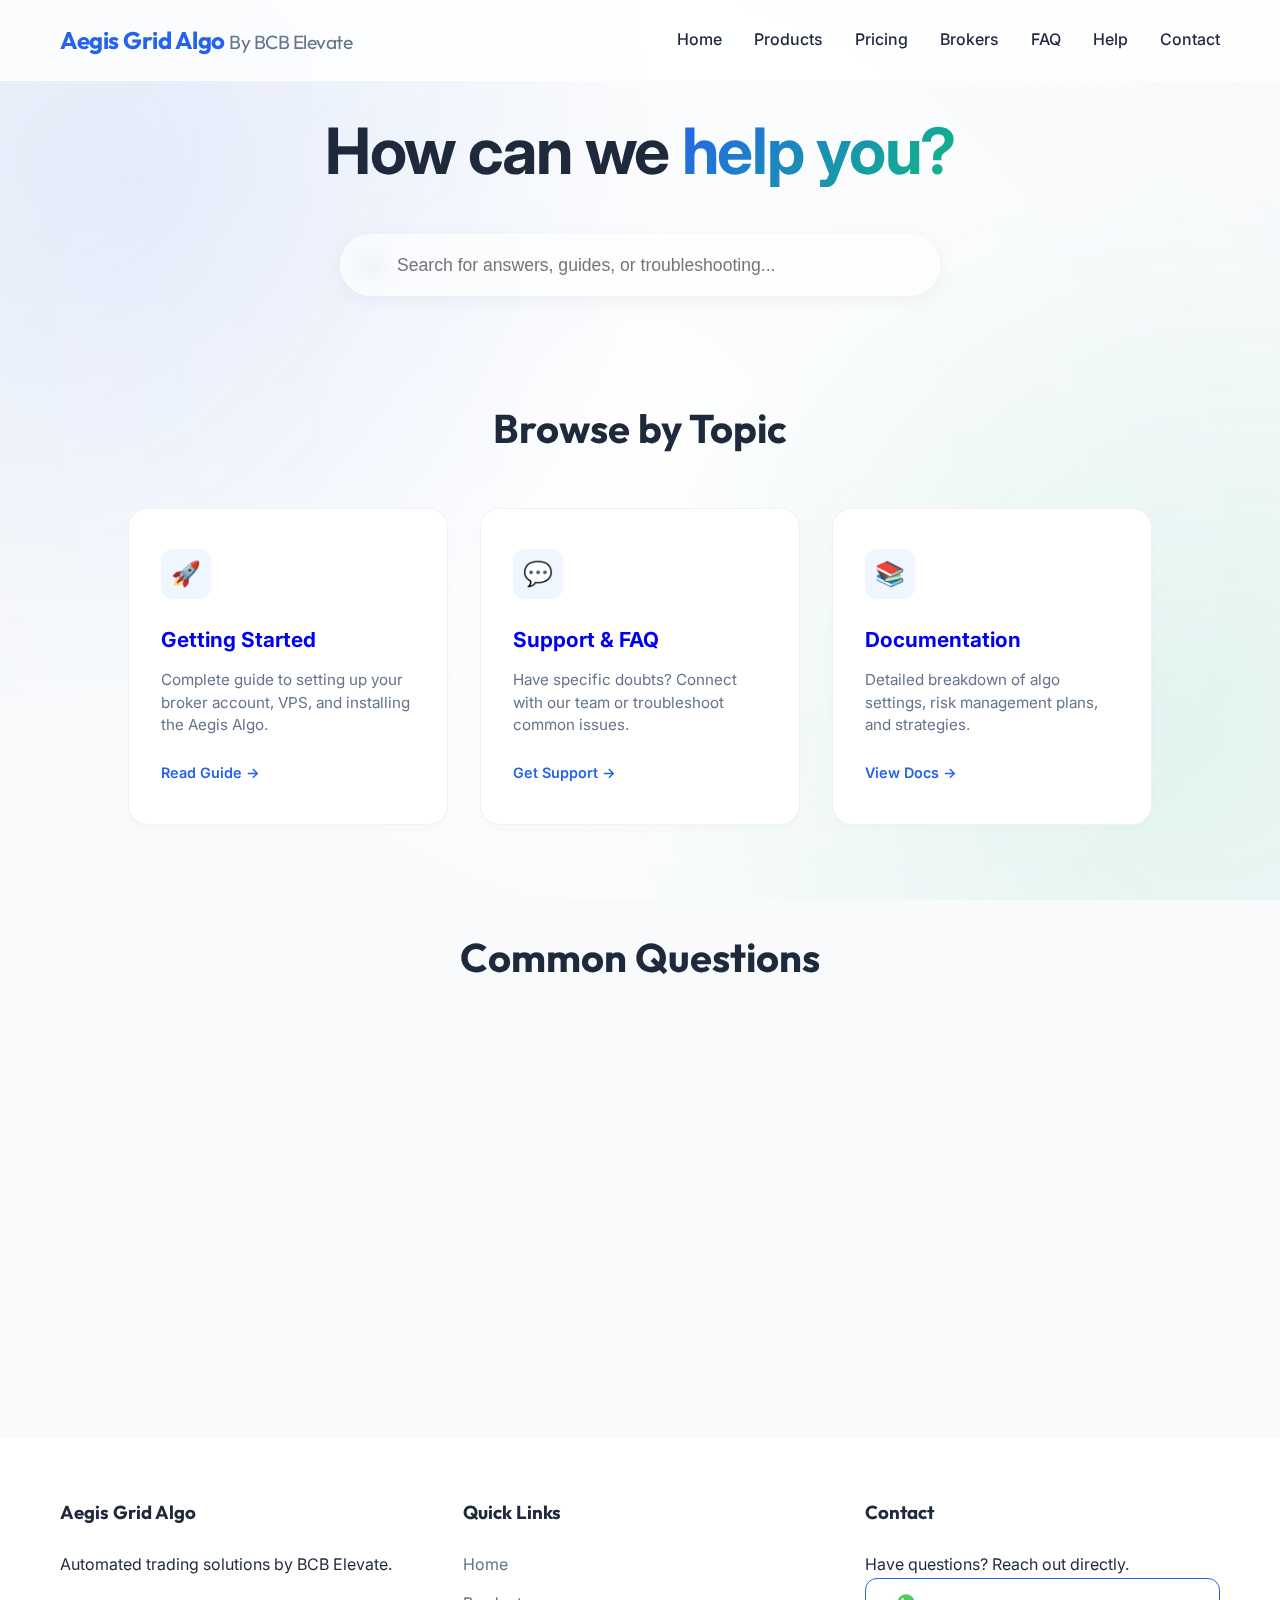
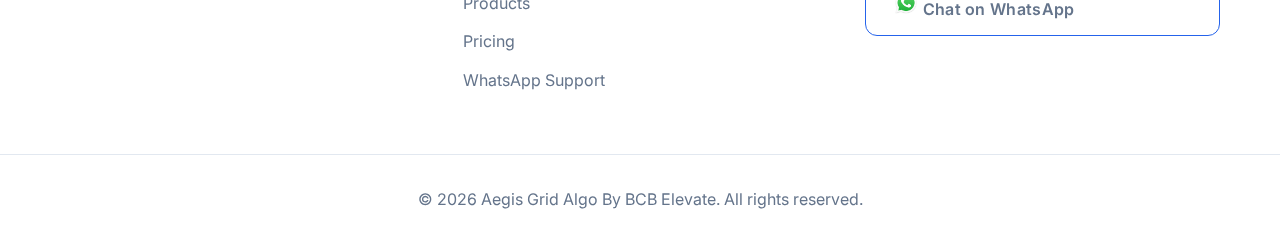
<file: help.html>
<!DOCTYPE html>
<html lang="en">

<head>
    <meta charset="UTF-8">
    <meta name="viewport" content="width=device-width, initial-scale=1.0">
    <title>Help Center | Aegis Grid Algo By BCB Elevate</title>
    <meta name="description"
        content="Find answers, tutorials, and support for Aegis Grid Algo. Search our help center or browse categories.">
    <link rel="preconnect" href="https://fonts.googleapis.com">
    <link rel="preconnect" href="https://fonts.gstatic.com" crossorigin>
    <link
        href="https://fonts.googleapis.com/css2?family=Inter:wght@300;400;500;600;700&family=Outfit:wght@500;700&display=swap"
        rel="stylesheet">
    <link rel="stylesheet" href="styles.css">
</head>

<body>
    <div class="background-mesh"></div>

    <header class="glass-header">
        <nav class="container">
            <a href="index.html" class="logo" style="text-decoration: none;">Aegis Grid Algo <span
                    style="font-weight:400; font-size: 0.8em; color: var(--text-muted);">By BCB Elevate</span></a>
            <ul class="nav-links">
                <li><a href="index.html#home">Home</a></li>
                <li><a href="index.html#products">Products</a></li>
                <li><a href="pricing.html">Pricing</a></li>
                <li><a href="index.html#brokers">Brokers</a></li>
                <li><a href="index.html#faq">FAQ</a></li>
                <li><a href="help.html" class="active">Help</a></li>
                <li><a href="index.html#contact">Contact</a></li>
            </ul>
            <div class="mobile-toggle" id="mobile-toggle">
                <span></span>
                <span></span>
                <span></span>
            </div>
        </nav>
        <span></span>
        <span></span>
        </div>
        </nav>
    </header>

    <section class="help-hero">
        <div class="container">
            <h1 class="fade-in">How can we <span class="gradient-text">help you?</span></h1>
            <div class="search-container fade-in delay-1">
                <span class="search-icon">🔍</span>
                <input type="text" class="help-search" placeholder="Search for answers, guides, or troubleshooting...">
            </div>
        </div>
    </section>

    <!-- Horizontal Categories Section (Moved Up) -->
    <section class="help-categories" style="padding-top: 40px;">
        <div class="container">
            <h2 class="section-title">Browse by Topic</h2>
            <div class="categories-grid">
                <a href="guide.html#connect" class="category-card">
                    <div class="category-icon">🚀</div>
                    <h3>Getting Started</h3>
                    <p>Complete guide to setting up your broker account, VPS, and installing the Aegis Algo.</p>
                    <div class="category-arrow">Read Guide →</div>
                </a>

                <a href="guide.html#doubts" class="category-card">
                    <div class="category-icon">💬</div>
                    <h3>Support & FAQ</h3>
                    <p>Have specific doubts? Connect with our team or troubleshoot common issues.</p>
                    <div class="category-arrow">Get Support →</div>
                </a>

                <a href="guide.html" class="category-card">
                    <div class="category-icon">📚</div>
                    <h3>Documentation</h3>
                    <p>Detailed breakdown of algo settings, risk management plans, and strategies.</p>
                    <div class="category-arrow">View Docs →</div>
                </a>
            </div>
        </div>
    </section>

    <!-- FAQ Section (Moved Down) -->
    <section class="faq-section" style="padding-top: 20px;">
        <div class="container">
            <h2 class="section-title">Common Questions</h2>
            <div class="faq-grid">
                <div class="faq-item glass-card">
                    <div class="faq-header">
                        <h3>Do I need a VPS?</h3>
                        <span class="faq-icon">+</span>
                    </div>
                    <div class="faq-body">
                        <p>Yes. The Aegis Algo needs VPS without stopping. A VPS keeps the bot online even if your
                            computer is off.</p>
                    </div>
                </div>
                <div class="faq-item glass-card">
                    <div class="faq-header">
                        <h3>Minimum capital required?</h3>
                        <span class="faq-icon">+</span>
                    </div>
                    <div class="faq-body">
                        <p>You can start with $100 on a Cent Account (10,000 cents) for optimal risk management.</p>
                    </div>
                </div>
                <div class="faq-item glass-card">
                    <div class="faq-header">
                        <h3>How to withdraw profits?</h3>
                        <span class="faq-icon">+</span>
                    </div>
                    <div class="faq-body">
                        <p>Withdraw often. Once you make profit (e.g., $100), withdraw your original capital to trade
                            risk-free.</p>
                    </div>
                </div>
            </div>
        </div>
    </section>

    <footer id="contact">
        <div class="container footer-content">
            <div class="footer-col">
                <h3>Aegis Grid Algo</h3>
                <p>Automated trading solutions by BCB Elevate.</p>
            </div>
            <div class="footer-col">
                <h3>Quick Links</h3>
                <a href="index.html#home">Home</a>
                <a href="index.html#products">Products</a>
                <a href="pricing.html">Pricing</a>
                <a href="http://wa.me/918848063402" target="_blank">WhatsApp Support</a>
            </div>
            <div class="footer-col">
                <h3>Contact</h3>
                <p>Have questions? Reach out directly.</p>
                <a href="http://wa.me/918848063402" target="_blank" class="btn btn-secondary whatsapp-btn">
                    <img src="whatsapp-logo.png" alt="WhatsApp" class="btn-icon"> Chat on WhatsApp
                </a>
            </div>
        </div>
        <div class="footer-bottom">
            <p>&copy; 2026 Aegis Grid Algo By BCB Elevate. All rights reserved.</p>
        </div>
    </footer>

    <!-- Access Modal (Copied from index.html) -->
    <div id="access-modal" class="modal">
        <div class="modal-content glass-card">
            <span class="close-modal">&times;</span>

            <!-- Step 1: Selection -->
            <div id="modal-step-1">
                <h2>Choose Access Type</h2>
                <div class="access-options">
                    <button class="access-option-btn" data-type="Real Account">
                        <span class="option-icon">🚀</span>
                        <span class="option-title">Real Account Access</span>
                        <span class="option-desc">Start trading with real capital</span>
                    </button>
                    <button class="access-option-btn" data-type="Demo Account">
                        <span class="option-icon">🎮</span>
                        <span class="option-title">Demo Account Access</span>
                        <span class="option-desc">Test with virtual funds</span>
                    </button>
                </div>
            </div>

            <!-- Step 1.5: Plan Selection -->
            <div id="modal-step-plan" style="display: none;">
                <h2>Choose Plan</h2>
                <button class="back-btn" data-to="step-1">← Back</button>
                <div class="access-options">
                    <button class="plan-option-btn" data-plan="Flip Mode">
                        <span class="option-icon">⚡</span>
                        <span class="option-title">Flip Mode</span>
                        <span class="option-desc">Extreme Risk | Flip in 1-3 Days</span>
                    </button>
                    <button class="plan-option-btn" data-plan="Infinity Mode">
                        <span class="option-icon">🚀</span>
                        <span class="option-title">Infinity Mode</span>
                        <span class="option-desc">1% - 5% / Day</span>
                    </button>
                    <button class="plan-option-btn" data-plan="Steady Mode">
                        <span class="option-icon">🛡️</span>
                        <span class="option-title">Steady Mode</span>
                        <span class="option-desc">1% - 2.5% / Day</span>
                    </button>
                </div>
            </div>

            <!-- Step 2: Form -->
            <div id="modal-step-2" style="display: none;">
                <h2 id="form-title">Enter Details</h2>
                <button class="back-btn" data-to="step-plan">← Back</button>
                <form id="access-form">
                    <input type="hidden" id="access-type" name="access-type">
                    <input type="hidden" id="plan-type" name="plan-type">

                    <div class="form-group">
                        <label for="name">Name</label>
                        <input type="text" id="name" name="name" required placeholder="John Doe">
                    </div>

                    <div class="form-group">
                        <label for="phone">Phone Number / WhatsApp</label>
                        <input type="tel" id="phone" name="phone" required placeholder="+1 234 567 8900">
                    </div>

                    <div class="form-group">
                        <label for="mt5-id">MT5 Account ID</label>
                        <input type="number" id="mt5-id" name="mt5-id" required placeholder="12345678">
                    </div>

                    <div class="form-group">
                        <label for="broker">Broker Server</label>
                        <input type="text" id="broker" name="broker" required placeholder="Broker-Server">
                        <p class="input-hint">⚠️ Must be exact (e.g., "BrokerName-Real"). Mistakes will prevent access.
                        </p>
                    </div>

                    <div class="modal-warning-box">
                        <span class="warning-icon">⚠️</span>
                        <p><strong>Crucial:</strong> Double-check your <strong>Account ID</strong> and <strong>Broker
                                Server</strong>. Any errors here will result in failed access.</p>
                    </div>

                    <button type="submit" class="btn btn-primary full-width">Submit Request</button>
                </form>
            </div>
        </div>
    </div>

    <script src="script.js"></script>
</body>

</html>
</file>
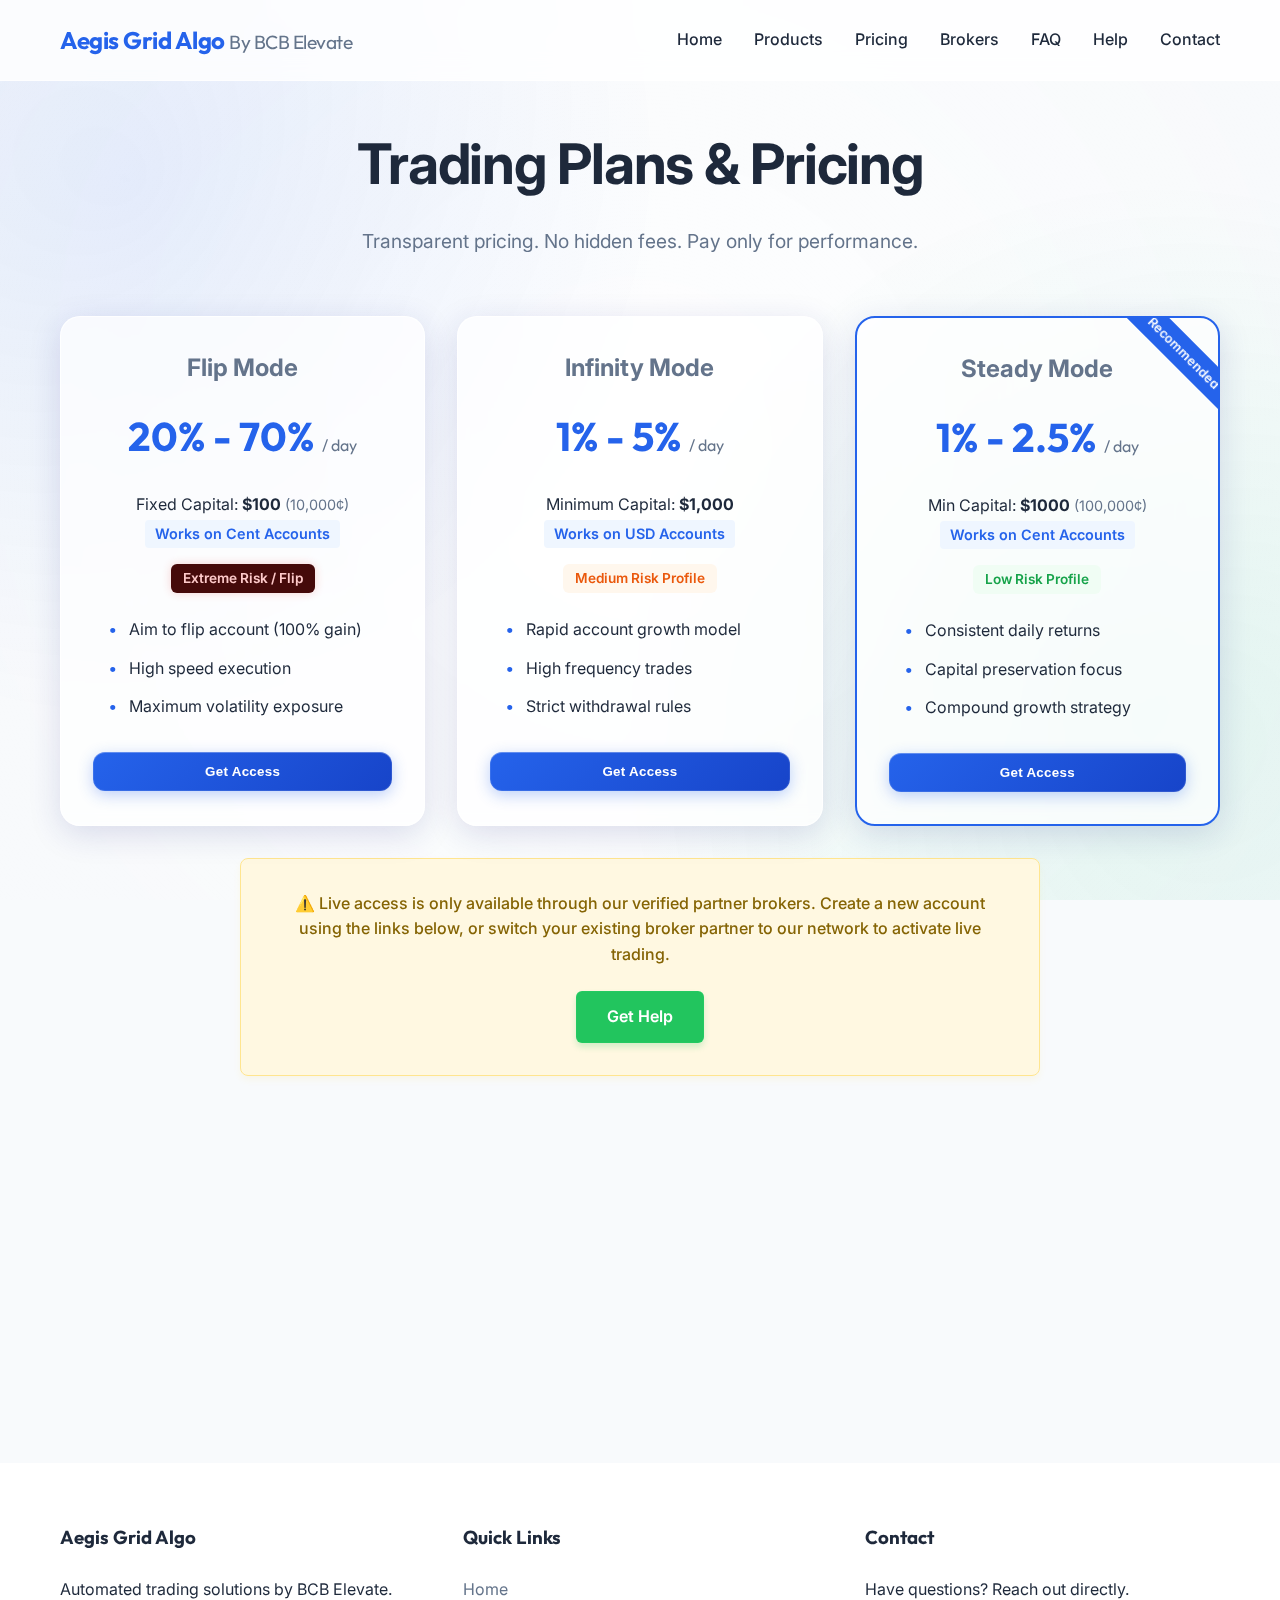
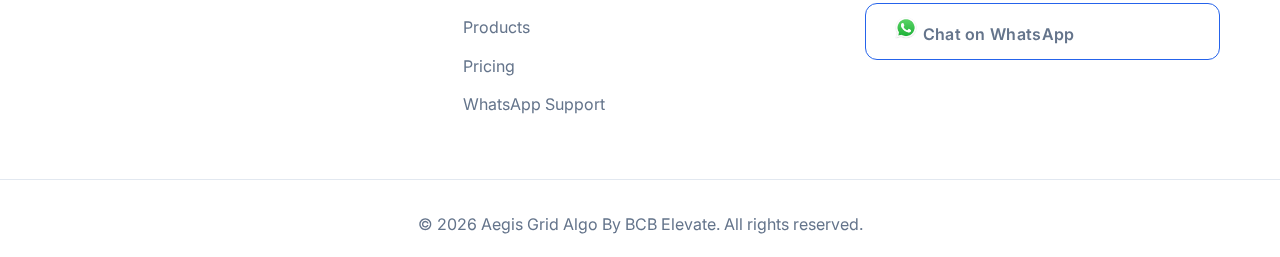
<file: pricing.html>
<!DOCTYPE html>
<html lang="en">

<head>
    <meta charset="UTF-8">
    <meta name="viewport" content="width=device-width, initial-scale=1.0">
    <title>Pricing & Plans | Aegis Grid Algo By BCB Elevate</title>
    <meta name="description"
        content="Choose the right trading plan for your capital. Unlimited demo access available for all strategies.">
    <link rel="preconnect" href="https://fonts.googleapis.com">
    <link rel="preconnect" href="https://fonts.gstatic.com" crossorigin>
    <link
        href="https://fonts.googleapis.com/css2?family=Inter:wght@300;400;500;600;700&family=Outfit:wght@500;700&display=swap"
        rel="stylesheet">
    <link rel="stylesheet" href="styles.css">
    <style>
        /* Specific override for pricing page hero if needed, reusing help-hero for consistency */
        .pricing-hero {
            text-align: center;
            padding: 120px 0 60px;
        }

        .pricing-hero h1 {
            font-size: 3.5rem;
            margin-bottom: 1rem;
            letter-spacing: -0.02em;
        }
    </style>
</head>

<body>
    <div class="background-mesh"></div>

    <header class="glass-header">
        <nav class="container">
            <a href="index.html" class="logo" style="text-decoration: none;">Aegis Grid Algo <span
                    style="font-weight:400; font-size: 0.8em; color: var(--text-muted);">By BCB Elevate</span></a>
            <ul class="nav-links">
                <li><a href="index.html#home">Home</a></li>
                <li><a href="index.html#products">Products</a></li>
                <li><a href="pricing.html" class="active">Pricing</a></li>
                <li><a href="index.html#brokers">Brokers</a></li>
                <li><a href="index.html#faq">FAQ</a></li>
                <li><a href="help.html">Help</a></li>
                <li><a href="index.html#contact">Contact</a></li>
            </ul>
            <div class="mobile-toggle" id="mobile-toggle">
                <span></span>
                <span></span>
                <span></span>
            </div>
        </nav>
    </header>
    <span></span>
    </div>
    </nav>
    </header>

    <section class="pricing-hero">
        <div class="container">
            <h1 class="fade-in">Trading Plans & Pricing</h1>
            <p class="fade-in delay-1" style="font-size: 1.2rem; color: var(--text-muted);">Transparent pricing. No
                hidden fees. Pay only for performance.</p>
        </div>
    </section>

    <!-- Pricing Section Copied from index.html -->
    <section id="pricing" class="pricing-section" style="padding-top: 0;">
        <div class="container">
            <!-- Title removed here as it is in Hero now -->
            <!-- <h2 class="section-title">Trading Plans & Pricing</h2> -->
            <!-- <p class="section-subtitle">No initial payment fee. Unlimited demo access.</p> -->

            <div class="pricing-grid">
                <!-- Flip Mode (Extreme Risk) -->
                <div class="pricing-card glass-card">
                    <div class="plan-header">
                        <h3>Flip Mode</h3>
                        <div class="price">20% - 70% <span>/ day</span></div>
                    </div>
                    <div class="plan-body">
                        <p class="capital-req">Fixed Capital: <strong>$100</strong> <span
                                class="small-text">(10,000&cent;)</span></p>
                        <p class="account-type">Works on Cent Accounts</p>
                        <p class="risk-label extreme-risk">Extreme Risk / Flip</p>
                        <ul class="features-list">
                            <li>Aim to flip account (100% gain)</li>
                            <li>High speed execution</li>
                            <li>Maximum volatility exposure</li>
                        </ul>
                        <button class="btn btn-primary full-width modal-trigger" data-modal="access-modal">Get
                            Access</button>
                    </div>
                </div>

                <div class="pricing-card glass-card">
                    <div class="plan-header">
                        <h3>Infinity Mode</h3>
                        <div class="price">1% - 5% <span>/ day</span></div>
                    </div>
                    <div class="plan-body">
                        <p class="capital-req">Minimum Capital: <strong>$1,000</strong></p>
                        <p class="account-type">Works on USD Accounts</p>
                        <p class="risk-label medium-risk">Medium Risk Profile</p>
                        <ul class="features-list">
                            <li>Rapid account growth model</li>
                            <li>High frequency trades</li>
                            <li>Strict withdrawal rules</li>
                        </ul>
                        <button class="btn btn-primary full-width modal-trigger" data-modal="access-modal">Get
                            Access</button>
                    </div>
                </div>

                <div class="pricing-card glass-card popular">
                    <div class="popular-tag">Recommended</div>
                    <div class="plan-header">
                        <h3>Steady Mode</h3>
                        <div class="price">1% - 2.5% <span>/ day</span></div>
                    </div>
                    <div class="plan-body">
                        <p class="capital-req">Min Capital: <strong>$1000</strong> <span
                                class="small-text">(100,000&cent;)</span></p>
                        <p class="account-type">Works on Cent Accounts</p>
                        <p class="risk-label safe-risk">Low Risk Profile</p>
                        <ul class="features-list">
                            <li>Consistent daily returns</li>
                            <li>Capital preservation focus</li>
                            <li>Compound growth strategy</li>
                        </ul>
                        <button class="btn btn-primary full-width modal-trigger" data-modal="access-modal">Get
                            Access</button>
                    </div>
                </div>
            </div>

            <div class="broker-notice">
                <p>⚠️ Live access is only available through our verified partner brokers. Create a new account using the
                    links below, or switch your existing broker partner to our network to activate live trading.</p>
                <a href="http://wa.me/918848063402" target="_blank" class="help-btn">Get Help</a>
            </div>

            <div class="pricing-footer">
                <div class="profit-share-banner glass-card">
                    <h3>Our Pricing Model</h3>
                    <div class="share-rate">20%</div>
                    <p>Flat Weekly Profit Share</p>
                    <p class="small">We only make money when you make money.</p>
                </div>

                <div class="rebate-banner glass-card">
                    <h3>Additional Benefit</h3>
                    <div class="share-rate">20%</div>
                    <p>Fixed Rebate</p>
                    <p class="small">Credited back based on your activity.</p>
                </div>
            </div>
        </div>
    </section>



    <!-- Access Modal (Copied from index.html) -->
    <div id="access-modal" class="modal">
        <div class="modal-content glass-card">
            <span class="close-modal">&times;</span>

            <!-- Step 1: Selection -->
            <div id="modal-step-1">
                <h2>Choose Access Type</h2>
                <div class="access-options">
                    <button class="access-option-btn" data-type="Real Account">
                        <span class="option-icon">🚀</span>
                        <span class="option-title">Real Account Access</span>
                        <span class="option-desc">Start trading with real capital</span>
                    </button>
                    <button class="access-option-btn" data-type="Demo Account">
                        <span class="option-icon">🎮</span>
                        <span class="option-title">Demo Account Access</span>
                        <span class="option-desc">Test with virtual funds</span>
                    </button>
                </div>
            </div>

            <!-- Step 1.5: Plan Selection -->
            <div id="modal-step-plan" style="display: none;">
                <h2>Choose Plan</h2>
                <button class="back-btn" data-to="step-1">← Back</button>
                <div class="access-options">
                    <button class="plan-option-btn" data-plan="Flip Mode">
                        <span class="option-icon">⚡</span>
                        <span class="option-title">Flip Mode</span>
                        <span class="option-desc">Extreme Risk | Flip in 1-3 Days</span>
                    </button>
                    <button class="plan-option-btn" data-plan="Infinity Mode">
                        <span class="option-icon">🚀</span>
                        <span class="option-title">Infinity Mode</span>
                        <span class="option-desc">1% - 5% / Day</span>
                    </button>
                    <button class="plan-option-btn" data-plan="Steady Mode">
                        <span class="option-icon">🛡️</span>
                        <span class="option-title">Steady Mode</span>
                        <span class="option-desc">1% - 2.5% / Day</span>
                    </button>
                </div>
            </div>

            <!-- Step 2: Form -->
            <div id="modal-step-2" style="display: none;">
                <h2 id="form-title">Enter Details</h2>
                <button class="back-btn" data-to="step-plan">← Back</button>
                <form id="access-form">
                    <input type="hidden" id="access-type" name="access-type">
                    <input type="hidden" id="plan-type" name="plan-type">

                    <div class="form-group">
                        <label for="name">Name</label>
                        <input type="text" id="name" name="name" required placeholder="John Doe">
                    </div>

                    <div class="form-group">
                        <label for="phone">Phone Number / WhatsApp</label>
                        <input type="tel" id="phone" name="phone" required placeholder="+1 234 567 8900">
                    </div>

                    <div class="form-group">
                        <label for="mt5-id">MT5 Account ID</label>
                        <input type="number" id="mt5-id" name="mt5-id" required placeholder="12345678">
                    </div>

                    <div class="form-group">
                        <label for="broker">Broker Server</label>
                        <input type="text" id="broker" name="broker" required placeholder="Broker-Server">
                    </div>

                    <button type="submit" class="btn btn-primary full-width">Submit Request</button>
                </form>
            </div>
        </div>
    </div>

    <!-- Footer -->
    <footer id="contact">
        <div class="container footer-content">
            <div class="footer-col">
                <h3>Aegis Grid Algo</h3>
                <p>Automated trading solutions by BCB Elevate.</p>
            </div>
            <div class="footer-col">
                <h3>Quick Links</h3>
                <a href="index.html#home">Home</a>
                <a href="index.html#products">Products</a>
                <a href="pricing.html">Pricing</a>
                <a href="http://wa.me/918848063402" target="_blank">WhatsApp Support</a>
            </div>
            <div class="footer-col">
                <h3>Contact</h3>
                <p>Have questions? Reach out directly.</p>
                <a href="http://wa.me/918848063402" target="_blank" class="btn btn-secondary whatsapp-btn">
                    <img src="whatsapp-logo.png" alt="WhatsApp" class="btn-icon"> Chat on WhatsApp
                </a>
            </div>
        </div>
        <div class="footer-bottom">
            <p>&copy; 2026 Aegis Grid Algo By BCB Elevate. All rights reserved.</p>
        </div>
    </footer>

    <script src="script.js"></script>
</body>

</html>
</file>
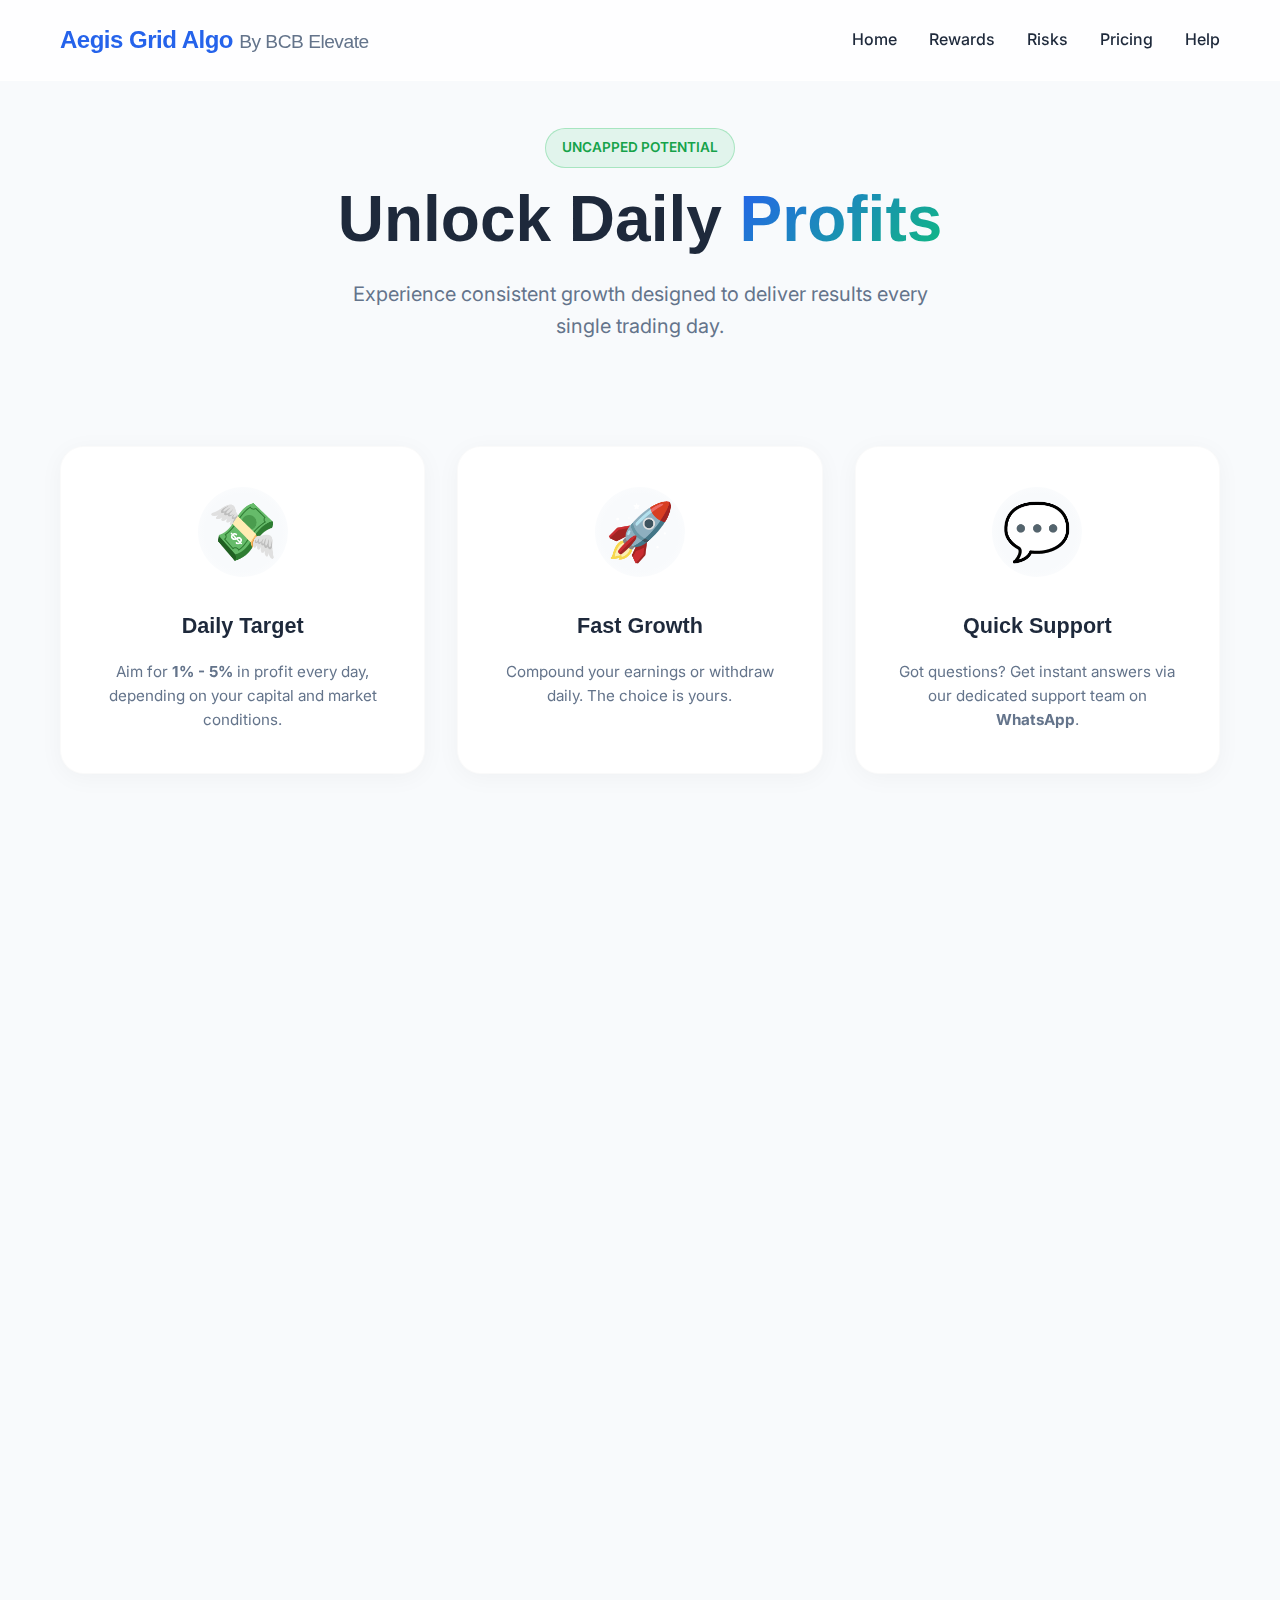
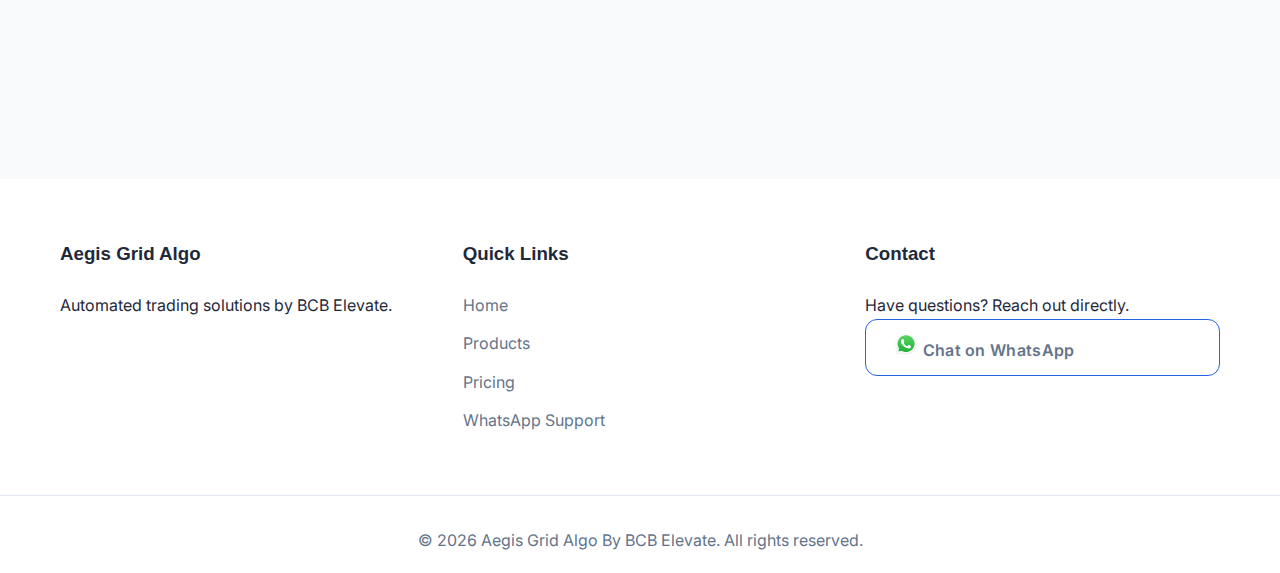
<file: reward.html>
<!DOCTYPE html>
<html lang="en">

<head>
    <meta charset="UTF-8">
    <meta name="viewport" content="width=device-width, initial-scale=1.0">
    <title>Rewards & Potential - Aegis Grid Algo</title>
    <link rel="stylesheet" href="styles.css">
    <link rel="preconnect" href="https://fonts.googleapis.com">
    <link rel="preconnect" href="https://fonts.gstatic.com" crossorigin>
    <link href="https://fonts.googleapis.com/css2?family=Inter:wght@300;400;500;600;700;800&display=swap"
        rel="stylesheet">
</head>

<body>
    <!-- Navbar -->
    <!-- Navbar -->
    <header class="glass-header">
        <nav class="container">
            <a href="index.html" class="logo" style="text-decoration: none;">Aegis Grid Algo <span
                    style="font-weight:400; font-size: 0.8em; color: var(--text-muted);">By BCB Elevate</span></a>
            <ul class="nav-links">
                <li><a href="index.html">Home</a></li>
                <li><a href="reward.html" class="active">Rewards</a></li>
                <li><a href="risk.html">Risks</a></li>
                <li><a href="pricing.html">Pricing</a></li>
                <li><a href="help.html">Help</a></li>
            </ul>
            <div class="mobile-toggle" id="mobile-toggle">
                <span></span>
                <span></span>
                <span></span>
            </div>
        </nav>
    </header>

    <!-- Reward Hero -->
    <section class="reward-hero">
        <div class="container hero-content">
            <span class="badge badge-success fade-in">Uncapped Potential</span>
            <h1 class="fade-in delay-1">Unlock Daily <span class="gradient-text">Profits</span></h1>
            <p class="fade-in delay-2">Experience consistent growth designed to deliver results every single trading
                day.</p>
        </div>
    </section>

    <!-- Profit Highlights -->
    <section class="reward-details-section">
        <div class="container">
            <div class="features-grid fade-in delay-3">
                <div class="feature-card glass-card">
                    <div class="icon">💸</div>
                    <h3>Daily Target</h3>
                    <p>Aim for <strong>1% - 5%</strong> in profit every day, depending on your capital and market
                        conditions.</p>
                </div>
                <div class="feature-card glass-card">
                    <div class="icon">🚀</div>
                    <h3>Fast Growth</h3>
                    <p>Compound your earnings or withdraw daily. The choice is yours.</p>
                </div>
                <div class="feature-card glass-card">
                    <div class="icon">💬</div>
                    <h3>Quick Support</h3>
                    <p>Got questions? Get instant answers via our dedicated support team on <strong>WhatsApp</strong>.
                    </p>
                </div>
            </div>
        </div>
    </section>

    <!-- Potential Returns Calculator -->
    <section class="calculator-section fade-in delay-4">
        <div class="container">
            <div class="calculator-card glass-card-large">
                <h2 class="calc-title">Calculate Your Potential</h2>
                <p class="calc-subtitle">See exactly what you could earn based on verified performance</p>

                <div class="calc-modes">
                    <button class="mode-btn" data-mode="flip" onclick="selectMode('flip')">
                        <span class="mode-icon">⚡</span>
                        <div class="mode-info">
                            <strong>Flip Mode</strong>
                            <span>Extreme Risk • 1-3 Day Flip</span>
                        </div>
                    </button>
                    <button class="mode-btn" data-mode="aggressive" onclick="selectMode('aggressive')">
                        <span class="mode-icon">🚀</span>
                        <div class="mode-info">
                            <strong>Infinity Mode</strong>
                            <span>Medium Risk • USD Account</span>
                        </div>
                    </button>
                    <button class="mode-btn active" data-mode="safe" onclick="selectMode('safe')">
                        <span class="mode-icon">🛡️</span>
                        <div class="mode-info">
                            <strong>Steady Mode</strong>
                            <span>Low Risk • Scalable</span>
                        </div>
                    </button>
                </div>

                <div class="calc-input-area">
                    <div class="input-header">
                        <label>Starting Deposit</label>
                        <span class="deposit-display" id="deposit-display">$1,000</span>
                    </div>
                    <input type="range" id="capital-slider" min="1000" max="50000" step="1000" value="1000"
                        class="calc-slider">
                    <div class="slider-labels">
                        <span id="min-label">$1,000</span>
                        <span id="max-label">$50,000</span>
                    </div>
                </div>

                <div class="calc-results-box">
                    <div class="result-row">
                        <span>Hourly Net Profit</span>
                        <strong id="hourly-profit">$1.23</strong>
                    </div>
                    <div class="result-row">
                        <span>Daily Net Profit (22h)</span>
                        <strong id="daily-profit">$27.10</strong>
                    </div>
                    <div class="result-row">
                        <span>Weekly Net Profit (5 Days)</span>
                        <strong id="weekly-profit">$135.52</strong>
                    </div>

                    <!-- Breakdown Section -->
                    <div class="breakdown-divider"></div>
                    <div class="result-row compact">
                        <span>Monthly Gross Profit</span>
                        <strong id="monthly-gross">$745.36</strong>
                    </div>
                    <div class="result-row compact deduction">
                        <span>20% Profit Share</span>
                        <strong id="monthly-deduction">-$149.07</strong>
                    </div>
                    <div class="result-row highlight">
                        <span>Monthly Net Profit</span>
                        <strong id="monthly-net">$596.29</strong>
                    </div>
                    <p class="disclaimer">Values shown are <strong>Net Profit</strong> after deducting 20% profit share.
                    </p>
                </div>
            </div>

            <div class="action-area center-text margin-top-large">
                <p>Ready to start earning?</p>
                <a href="#pricing" class="btn btn-primary" onclick="window.location.href='pricing.html'">Get Access
                    Now</a>
            </div>
        </div>
    </section>

    <!-- Footer -->
    <footer id="contact">
        <div class="container footer-content">
            <div class="footer-col">
                <h3>Aegis Grid Algo</h3>
                <p>Automated trading solutions by BCB Elevate.</p>
            </div>
            <div class="footer-col">
                <h3>Quick Links</h3>
                <a href="index.html#home">Home</a>
                <a href="index.html#products">Products</a>
                <a href="pricing.html">Pricing</a>
                <a href="http://wa.me/918848063402" target="_blank">WhatsApp Support</a>
            </div>
            <div class="footer-col">
                <h3>Contact</h3>
                <p>Have questions? Reach out directly.</p>
                <a href="http://wa.me/918848063402" target="_blank" class="btn btn-secondary whatsapp-btn">
                    <img src="whatsapp-logo.png" alt="WhatsApp" class="btn-icon"> Chat on WhatsApp
                </a>
            </div>
        </div>
        <div class="footer-bottom">
            <p>&copy; 2026 Aegis Grid Algo By BCB Elevate. All rights reserved.</p>
        </div>
    </footer>

    <script src="script.js"></script>
</body>

</html>
</file>
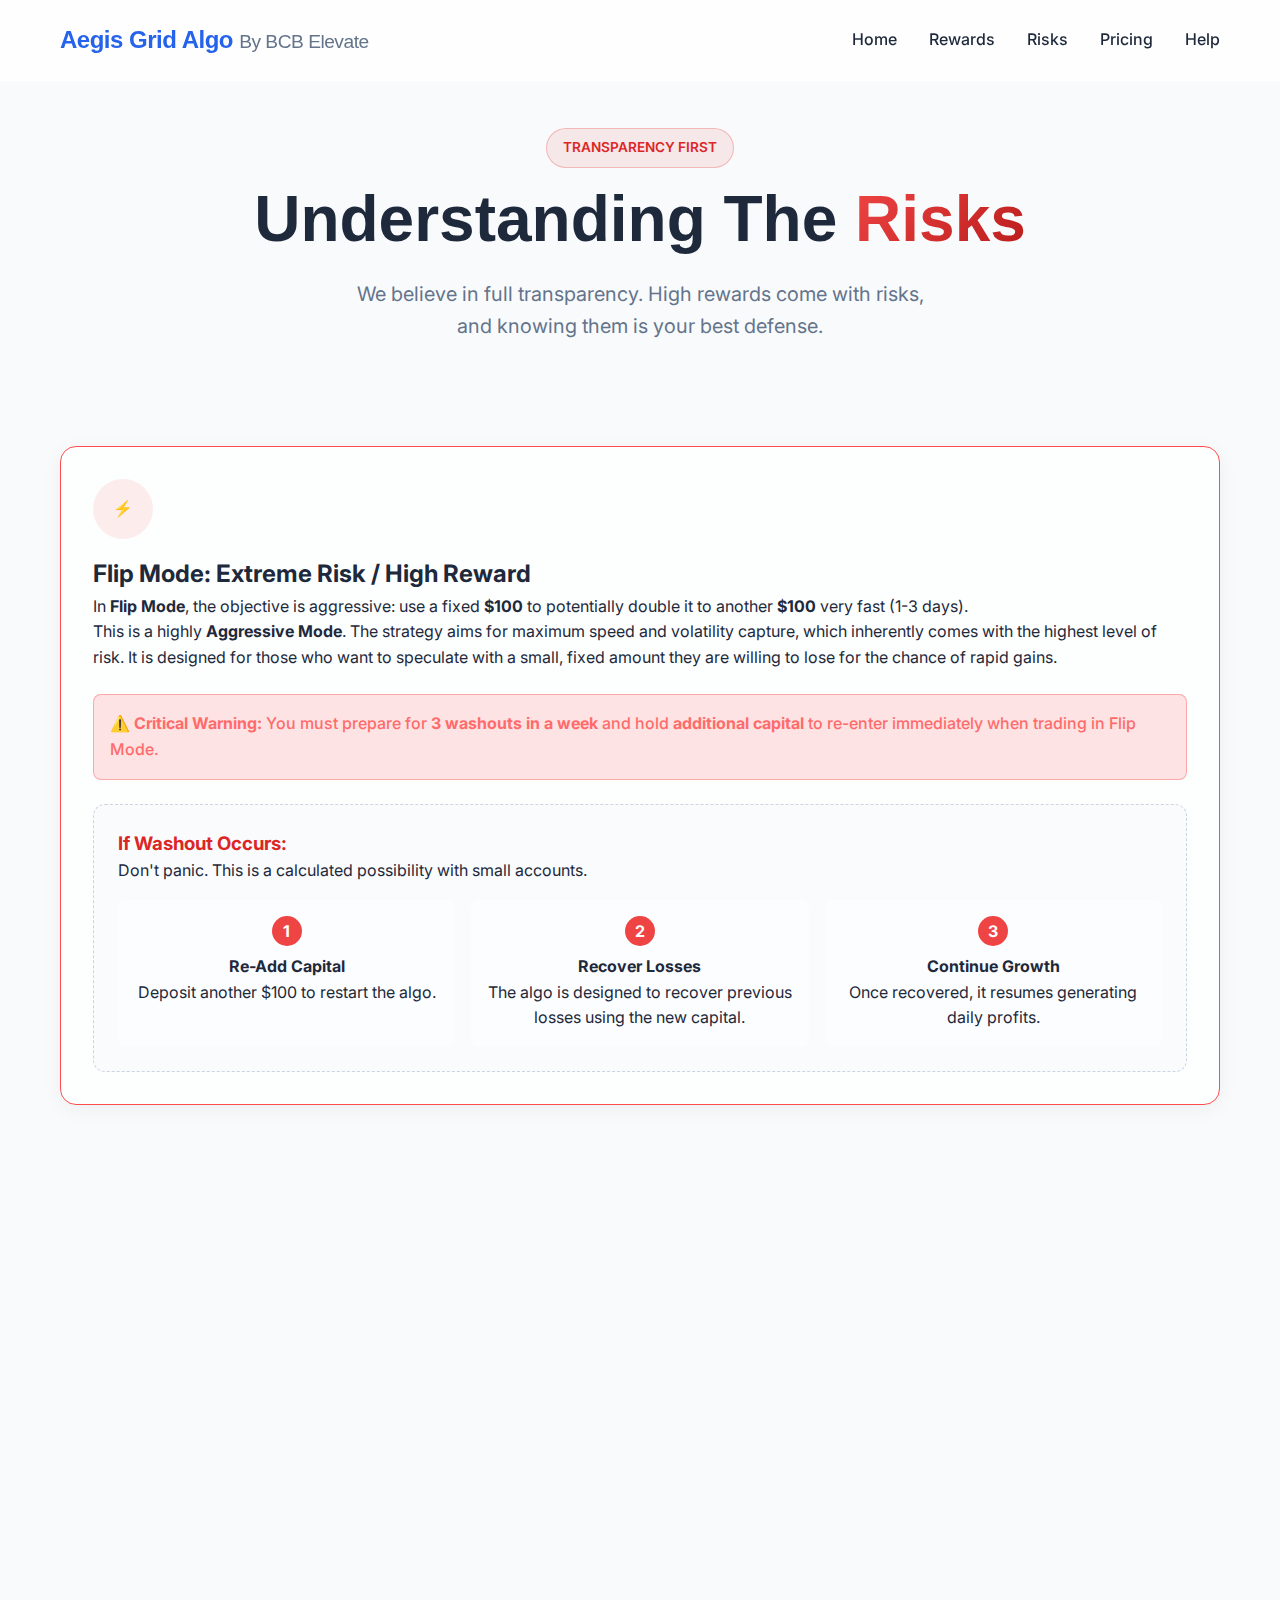
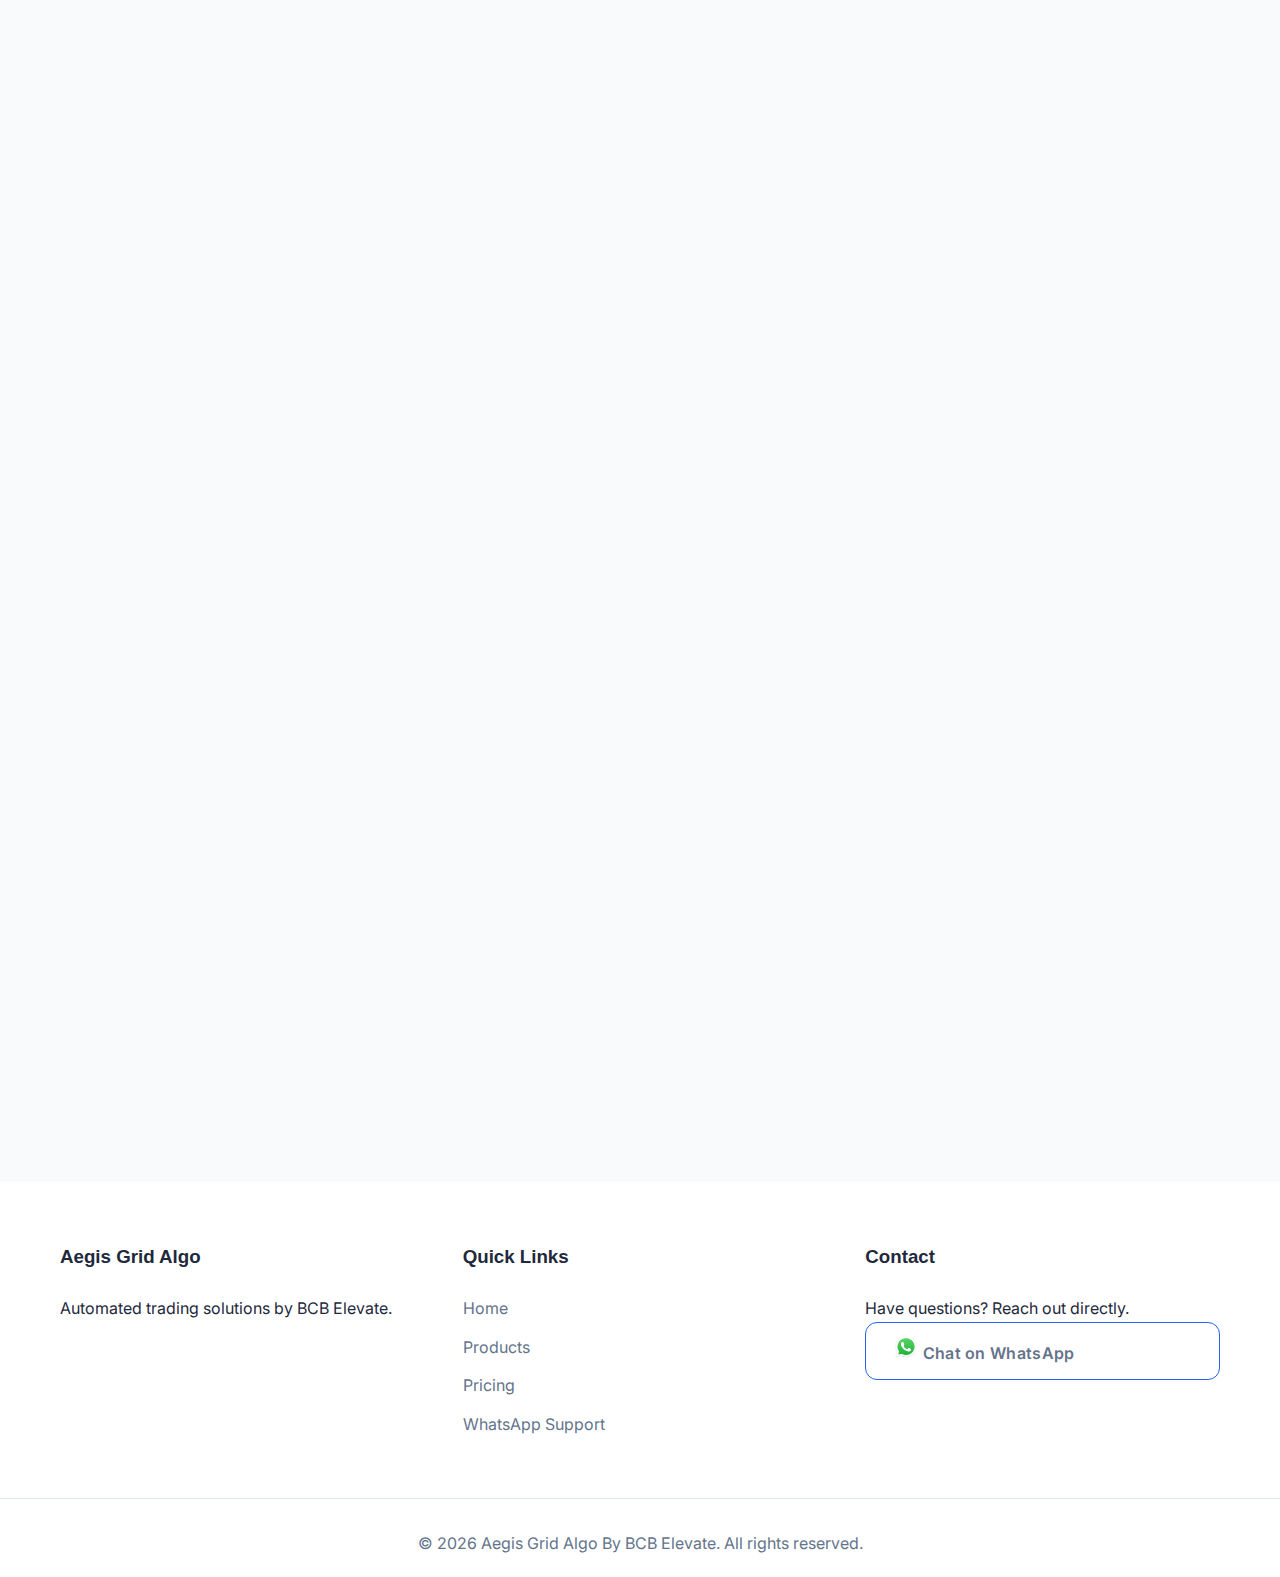
<file: risk.html>
<!DOCTYPE html>
<html lang="en">

<head>
    <meta charset="UTF-8">
    <meta name="viewport" content="width=device-width, initial-scale=1.0">
    <title>Risk Disclosure - Aegis Grid Algo</title>
    <link rel="stylesheet" href="styles.css">
    <link rel="preconnect" href="https://fonts.googleapis.com">
    <link rel="preconnect" href="https://fonts.gstatic.com" crossorigin>
    <link href="https://fonts.googleapis.com/css2?family=Inter:wght@300;400;500;600;700;800&display=swap"
        rel="stylesheet">
</head>

<body>
    <!-- Navbar -->
    <!-- Navbar -->
    <header class="glass-header">
        <nav class="container">
            <a href="index.html" class="logo" style="text-decoration: none;">Aegis Grid Algo <span
                    style="font-weight:400; font-size: 0.8em; color: var(--text-muted);">By BCB Elevate</span></a>
            <ul class="nav-links">
                <li><a href="index.html">Home</a></li>
                <li><a href="reward.html">Rewards</a></li>
                <li><a href="risk.html" class="active">Risks</a></li>
                <li><a href="pricing.html">Pricing</a></li>
                <li><a href="help.html">Help</a></li>
            </ul>
            <div class="mobile-toggle" id="mobile-toggle">
                <span></span>
                <span></span>
                <span></span>
            </div>
        </nav>
    </header>

    <!-- Risk Hero -->
    <section class="risk-hero">
        <div class="container hero-content">
            <span class="badge badge-warning fade-in">Transparency First</span>
            <h1 class="fade-in delay-1">Understanding The <span class="gradient-text-red">Risks</span></h1>
            <p class="fade-in delay-2">We believe in full transparency. High rewards come with risks, and knowing them
                is your best defense.</p>
        </div>
    </section>

    <!-- The $100 Reality -->
    <section class="risk-details-section">
        <div class="container">

            <!-- Flip Mode Section (Extreme Risk) -->
            <div class="risk-card glass-card-red fade-in delay-3"
                style="border: 1px solid #ff4d4d; margin-bottom: 3rem;">
                <div class="risk-icon-wrapper" style="background: rgba(255, 77, 77, 0.1);">
                    <span class="risk-icon">⚡</span>
                </div>
                <h2>Flip Mode: Extreme Risk / High Reward</h2>
                <div class="risk-content">
                    <p>In <strong>Flip Mode</strong>, the objective is aggressive: use a fixed <strong>$100</strong> to
                        potentially double it to another <strong>$100</strong> very fast (1-3 days).
                    </p>
                    <p>This is a highly <strong>Aggressive Mode</strong>. The strategy aims for maximum speed and
                        volatility capture, which inherently comes with the highest level of risk. It is designed for
                        those who want to speculate with a small, fixed amount they are willing to lose for the chance
                        of rapid gains.</p>

                    <div class="highlight-box-red"
                        style="background: rgba(255, 77, 77, 0.15); padding: 1rem; border-radius: 8px; border: 1px solid rgba(255, 77, 77, 0.4); margin: 1.5rem 0;">
                        <p style="margin: 0; color: #ff6b6b; font-weight: 500;"><strong>⚠️ Critical Warning:</strong>
                            You must prepare for
                            <strong>3 washouts in a week</strong> and hold <strong>additional capital</strong> to
                            re-enter immediately when trading in Flip Mode.
                        </p>
                    </div>

                    <div class="risk-scenario">
                        <h3>If Washout Occurs:</h3>
                        <p>Don't panic. This is a calculated possibility with small accounts.</p>
                        <div class="recovery-steps">
                            <div class="step-card">
                                <span class="step-num">1</span>
                                <p><strong>Re-Add Capital</strong><br>Deposit another $100 to restart the algo.</p>
                            </div>
                            <div class="step-card">
                                <span class="step-num">2</span>
                                <p><strong>Recover Losses</strong><br>The algo is designed to recover previous losses
                                    using the new capital.</p>
                            </div>
                            <div class="step-card">
                                <span class="step-num">3</span>
                                <p><strong>Continue Growth</strong><br>Once recovered, it resumes generating daily
                                    profits.</p>
                            </div>
                        </div>
                    </div>
                </div>
            </div>

            <!-- Infinity Mode Section -->
            <div class="risk-card glass-card fade-in delay-3" style="border-color: rgba(245, 158, 11, 0.5);">
                <div class="risk-icon-wrapper" style="background: rgba(245, 158, 11, 0.1);">
                    <span class="risk-icon">🚀</span>
                </div>
                <h2>Infinity Mode: Balanced Risk</h2>
                <div class="risk-content">
                    <p>Starting with a minimum capital of <strong>$1,000</strong> provides a moderate buffer for market
                        volatility on a standard USD account. Returns range from 1% to 5% daily. While less risky than
                        Flip Mode, there is still exposure to moderate drawdowns during turbulent market conditions.
                    </p>
                    <p style="color: #b45309; font-weight: 600; margin-top: 1rem;"><strong>Important: This mode offers a
                            medium risk profile, balancing consistent returns with acceptable market exposure.</strong>
                    </p>
                </div>
            </div>

            <!-- Steady Mode Section -->
            <div class="risk-card glass-card fade-in delay-4"
                style="margin-top: 3rem; border-color: rgba(75, 192, 192, 0.5);">
                <div class="risk-icon-wrapper" style="background: rgba(75, 192, 192, 0.1);">
                    <span class="risk-icon">🛡️</span>
                </div>
                <h2>Steady Mode: Protected Growth</h2>
                <div class="risk-content">
                    <p>Unlike the Infinity Mode, the <strong>Steady Mode</strong> is designed with a strict focus on
                        capital preservation. By utilizing a larger capital base, this strategy effectively absorbs
                        market volatility without the risk of a total washout.</p>

                    <div class="risk-scenario">
                        <h3>Safety Mechanisms:</h3>
                        <ul style="list-style: none; padding: 0; margin: 1rem 0;">
                            <li style="margin-bottom: 0.5rem;">✅ <strong>No Washout Risk:</strong> The strategy is built
                                to avoid account liquidation.</li>
                            <li style="margin-bottom: 0.5rem;">✅ <strong>Stop Loss Protection:</strong> We employ strict
                                stop-loss protocols to limit deep drawdowns, ensuring your capital remains protected
                                even during adverse market moves.</li>
                        </ul>

                        <div class="disclaimer-box"
                            style="background: rgba(255, 255, 255, 0.05); padding: 1.5rem; border-radius: 12px; border-left: 4px solid #4bc0c0; margin-top: 1.5rem;">
                            <p style="margin: 0; font-size: 0.9em; color: var(--text-muted);">
                                <strong>Disclaimer:</strong> While the Steady Mode significantly minimizes risk,
                                please remember that <strong>all trading involves market risk</strong>. Past performance
                                is not indicative of future results. This plan prioritizes capital security and
                                consistent long-term growth over rapid, high-risk gains.
                            </p>
                        </div>
                    </div>
                </div>
            </div>

            <!-- Risk-Free Trial Section -->
            <div class="risk-card glass-card fade-in delay-4"
                style="margin-top: 3rem; border-color: #3b82f6; background: linear-gradient(135deg, rgba(59, 130, 246, 0.05), rgba(255, 255, 255, 0.05));">
                <div class="risk-icon-wrapper" style="background: rgba(59, 130, 246, 0.1);">
                    <span class="risk-icon">🤝</span>
                </div>
                <h2>Our Guarantee: Risk-Free Trial</h2>
                <div class="risk-content">
                    <p><strong>Unlike many other EA sellers, we don’t ask you to invest money upfront.</strong> Instead,
                        we provide a trial on a demo account so you can see exactly how the Aegis Grid Algo performs in
                        real market conditions—without any risk.</p>
                    <p>During that time, you’ll be able to test it, ask us questions, and make sure you fully understand
                        how it works. <strong>Only once you’re comfortable and confident in the strategy would you
                            consider investing real money.</strong></p>
                </div>
            </div>

            <!-- Common Issues / Disclaimer -->
            <div class="disclaimer-grid fade-in delay-4" style="margin-top: 4rem;">
                <div class="disclaimer-card">
                    <h3>📡 Internet Stability</h3>
                    <p>The algo requires 24/7 internet. If your connection drops, trades may not close properly. We
                        recommend using a VPS.</p>
                </div>
                <div class="disclaimer-card">
                    <h3>🛑 Manual Interference</h3>
                    <p>Do not manually close trades or modify settings. Interferred trades can disrupt the grid logic
                        and
                        cause losses.</p>
                </div>
                <div class="disclaimer-card">
                    <h3>📉 Market Volatility</h3>
                    <p>During major news events (NFP, CPI), markets can spike unpredictably. The algo handles most
                        moves, but extreme events carry risk.</p>
                </div>
            </div>

            <div class="action-area center-text fade-in delay-5">
                <p>Ready to balance this risk with potential rewards?</p>
                <a href="reward.html" class="btn btn-primary">See Potential Rewards →</a>
            </div>
        </div>
    </section>

    <!-- Footer -->
    <footer id="contact">
        <div class="container footer-content">
            <div class="footer-col">
                <h3>Aegis Grid Algo</h3>
                <p>Automated trading solutions by BCB Elevate.</p>
            </div>
            <div class="footer-col">
                <h3>Quick Links</h3>
                <a href="index.html#home">Home</a>
                <a href="index.html#products">Products</a>
                <a href="pricing.html">Pricing</a>
                <a href="http://wa.me/918848063402" target="_blank">WhatsApp Support</a>
            </div>
            <div class="footer-col">
                <h3>Contact</h3>
                <p>Have questions? Reach out directly.</p>
                <a href="http://wa.me/918848063402" target="_blank" class="btn btn-secondary whatsapp-btn">
                    <img src="whatsapp-logo.png" alt="WhatsApp" class="btn-icon"> Chat on WhatsApp
                </a>
            </div>
        </div>
        <div class="footer-bottom">
            <p>&copy; 2026 Aegis Grid Algo By BCB Elevate. All rights reserved.</p>
        </div>
    </footer>

    <!-- Access Modal (Copied from index.html) -->
    <div id="access-modal" class="modal">
        <div class="modal-content glass-card">
            <span class="close-modal">&times;</span>

            <!-- Step 1: Selection -->
            <div id="modal-step-1">
                <h2>Choose Access Type</h2>
                <div class="access-options">
                    <button class="access-option-btn" data-type="Real Account">
                        <span class="option-icon">🚀</span>
                        <span class="option-title">Real Account Access</span>
                        <span class="option-desc">Start trading with real capital</span>
                    </button>
                    <button class="access-option-btn" data-type="Demo Account">
                        <span class="option-icon">🎮</span>
                        <span class="option-title">Demo Account Access</span>
                        <span class="option-desc">Test with virtual funds</span>
                    </button>
                </div>
            </div>

            <!-- Step 1.5: Plan Selection -->
            <div id="modal-step-plan" style="display: none;">
                <h2>Choose Plan</h2>
                <button class="back-btn" data-to="step-1">← Back</button>
                <div class="access-options">
                    <button class="plan-option-btn" data-plan="Flip Mode">
                        <span class="option-icon">⚡</span>
                        <span class="option-title">Flip Mode</span>
                        <span class="option-desc">Extreme Risk | Flip in 1-3 Days</span>
                    </button>
                    <button class="plan-option-btn" data-plan="Infinity Mode">
                        <span class="option-icon">🚀</span>
                        <span class="option-title">Infinity Mode</span>
                        <span class="option-desc">1% - 5% / Day</span>
                    </button>
                    <button class="plan-option-btn" data-plan="Steady Mode">
                        <span class="option-icon">🛡️</span>
                        <span class="option-title">Steady Mode</span>
                        <span class="option-desc">1% - 2.5% / Day</span>
                    </button>
                </div>
            </div>

            <!-- Step 2: Form -->
            <div id="modal-step-2" style="display: none;">
                <h2 id="form-title">Enter Details</h2>
                <button class="back-btn" data-to="step-plan">← Back</button>
                <form id="access-form">
                    <input type="hidden" id="access-type" name="access-type">
                    <input type="hidden" id="plan-type" name="plan-type">

                    <div class="form-group">
                        <label for="name">Name</label>
                        <input type="text" id="name" name="name" required placeholder="John Doe">
                    </div>

                    <div class="form-group">
                        <label for="phone">Phone Number / WhatsApp</label>
                        <input type="tel" id="phone" name="phone" required placeholder="+1 234 567 8900">
                    </div>

                    <div class="form-group">
                        <label for="mt5-id">MT5 Account ID</label>
                        <input type="number" id="mt5-id" name="mt5-id" required placeholder="12345678">
                    </div>

                    <div class="form-group">
                        <label for="broker">Broker Server</label>
                        <input type="text" id="broker" name="broker" required placeholder="Broker-Server">
                        <p class="input-hint">⚠️ Must be exact (e.g., "BrokerName-Real"). Mistakes will prevent access.
                        </p>
                    </div>

                    <div class="modal-warning-box">
                        <span class="warning-icon">⚠️</span>
                        <p><strong>Crucial:</strong> Double-check your <strong>Account ID</strong> and <strong>Broker
                                Server</strong>. Any errors here will result in failed access.</p>
                    </div>

                    <button type="submit" class="btn btn-primary full-width">Submit Request</button>
                </form>
            </div>
        </div>
    </div>

    <script src="script.js"></script>
</body>

</html>
</file>
<file: styles.css>
:root {
    --primary-color: #2563eb;
    --primary-hover: #1d4ed8;
    --secondary-color: #10b981;
    --text-main: #1e293b;
    --text-muted: #64748b;
    --bg-light: #f8fafc;
    --glass-bg: rgba(255, 255, 255, 0.7);
    --glass-border: rgba(255, 255, 255, 0.8);
    --glass-shadow: 0 8px 32px 0 rgba(31, 38, 135, 0.15);
    --gradient-1: #eff6ff;
    --gradient-2: #f0fdf4;

    --font-heading: 'Outfit', sans-serif;
    --font-body: 'Inter', sans-serif;
}

* {
    margin: 0;
    padding: 0;
    box-sizing: border-box;
    scroll-behavior: smooth;
}

body {
    font-family: var(--font-body);
    background-color: var(--bg-light);
    color: var(--text-main);
    line-height: 1.6;
    overflow-x: hidden;
}

/* Dynamic Background */
.background-mesh {
    position: fixed;
    top: 0;
    left: 0;
    width: 100vw;
    height: 100vh;
    z-index: -1;
    background:
        radial-gradient(circle at 10% 20%, rgba(37, 99, 235, 0.1) 0%, transparent 40%),
        radial-gradient(circle at 90% 80%, rgba(16, 185, 129, 0.1) 0%, transparent 40%),
        radial-gradient(circle at 50% 50%, rgba(255, 255, 255, 0.8) 0%, transparent 100%);
    background-size: 100% 100%;
}

/* Utility */
.container {
    max-width: 1200px;
    margin: 0 auto;
    padding: 0 20px;
}

.section-title {
    font-family: var(--font-heading);
    font-size: 2.5rem;
    text-align: center;
    margin-bottom: 3rem;
    color: var(--text-main);
}

.btn {
    display: inline-block;
    padding: 12px 28px;
    border-radius: 12px;
    text-decoration: none;
    font-weight: 600;
    transition: all 0.3s cubic-bezier(0.4, 0, 0.2, 1);
    cursor: pointer;
    border: none;
    /* Explicitly remove border */
    position: relative;
    overflow: hidden;
    letter-spacing: 0.3px;
}

.btn-primary {
    background: linear-gradient(135deg, #2563eb 0%, #1744c9 100%);
    color: white;
    box-shadow:
        0 4px 15px rgba(37, 99, 235, 0.3),
        inset 0 1px 0 rgba(255, 255, 255, 0.2),
        /* Glass top edge */
        inset 0 0 0 1px rgba(255, 255, 255, 0.1);
    /* Subtle inner border */
}

.btn-primary:hover {
    background: linear-gradient(135deg, #3b82f6 0%, #2563eb 100%);
    transform: translateY(-2px);
    box-shadow:
        0 8px 25px rgba(37, 99, 235, 0.5),
        inset 0 1px 0 rgba(255, 255, 255, 0.3);
}

.btn-secondary {
    background: white;
    color: var(--primary-color);
    border: 1px solid var(--primary-color);
}

.btn-secondary:hover {
    background: var(--gradient-1);
}

.whatsapp-btn {
    display: inline-flex;
    align-items: center;
    gap: 10px;
}

.btn-icon {
    width: 24px;
    height: 24px;
    object-fit: contain;
}

/* Glassmorphism Classes */
.glass-header {
    background: rgba(255, 255, 255, 0.8);
    backdrop-filter: blur(12px);
    -webkit-backdrop-filter: blur(12px);
    border-bottom: 1px solid rgba(255, 255, 255, 0.6);
    position: fixed;
    width: 100%;
    top: 0;
    z-index: 1000;
    transition: all 0.3s;
}

.glass-card {
    background: var(--glass-bg);
    backdrop-filter: blur(8px);
    -webkit-backdrop-filter: blur(8px);
    border-radius: 20px;
    border: 1px solid var(--glass-border);
    box-shadow: var(--glass-shadow);
    padding: 2rem;
    transition: transform 0.3s ease, box-shadow 0.3s ease;
}

.glass-card:hover {
    transform: translateY(-5px);
    box-shadow: 0 12px 40px 0 rgba(31, 38, 135, 0.2);
    border-color: white;
}

/* Header */
header nav {
    display: flex;
    justify-content: space-between;
    align-items: center;
    height: 80px;
}

.logo {
    font-family: var(--font-heading);
    font-size: 1.5rem;
    font-weight: 700;
    color: var(--primary-color);
    letter-spacing: -0.5px;
}

.nav-links {
    display: flex;
    gap: 2rem;
    list-style: none;
}

.nav-links a {
    text-decoration: none;
    color: var(--text-main);
    font-weight: 500;
    transition: color 0.2s;
}

.nav-links a:hover {
    color: var(--primary-color);
}

/* Home / Hero */
.hero-section {
    padding-top: 160px;
    padding-bottom: 100px;
    text-align: center;
    min-height: 80vh;
    display: flex;
    align-items: center;
}

.hero-content h1 {
    font-family: var(--font-heading);
    font-size: 4rem;
    line-height: 1.1;
    margin-bottom: 1.5rem;
    color: var(--text-main);
}

.gradient-text {
    background: linear-gradient(135deg, var(--primary-color), var(--secondary-color));
    -webkit-background-clip: text;
    -webkit-text-fill-color: transparent;
}

.hero-content p {
    font-size: 1.25rem;
    color: var(--text-muted);
    max-width: 600px;
    margin: 0 auto 2.5rem;
}

.text-premium {
    display: inline-block;
    background: linear-gradient(to right, #2563eb, #3b82f6, #60a5fa);
    -webkit-background-clip: text;
    background-clip: text;
    -webkit-text-fill-color: transparent;
    font-weight: 800;
    filter: drop-shadow(0 0 15px rgba(37, 99, 235, 0.4));
    transform: translateY(-2px);
    transition: all 0.3s ease;
}

.text-premium:hover {
    transform: translateY(-4px);
    filter: drop-shadow(0 0 25px rgba(37, 99, 235, 0.6));
}

.hero-buttons {
    display: flex;
    gap: 1rem;
    justify-content: center;
}

/* Features */
.features-section {
    padding: 80px 0;
}

.features-grid {
    display: grid;
    grid-template-columns: repeat(auto-fit, minmax(250px, 1fr));
    gap: 2rem;
}

.feature-card {
    text-align: center;
    background: white;
    border-radius: 24px;
    /* Soft rounded corners */
    padding: 2.5rem 2rem;
    box-shadow: 0 4px 24px rgba(0, 0, 0, 0.04);
    /* Very subtle shadow */
    transition: all 0.4s cubic-bezier(0.175, 0.885, 0.32, 1.275);
    /* Bouncy transition */
    border: 1px solid rgba(0, 0, 0, 0.02);
    position: relative;
    overflow: visible;
    /* Allow hover scaling to not clipped */
}

.feature-card:hover {
    transform: translateY(-10px);
    box-shadow: 0 20px 40px rgba(0, 0, 0, 0.08);
    /* Deeper soft shadow */
}

.feature-card .icon {
    font-size: 3.5rem;
    margin-bottom: 2rem;
    width: 90px;
    height: 90px;
    display: flex;
    align-items: center;
    justify-content: center;
    border-radius: 50%;
    margin-left: auto;
    margin-right: auto;
    background: radial-gradient(circle, #f8fafc 60%, transparent 100%);
    /* Subtle glow */
    transition: transform 0.4s ease;
}

.feature-card:hover .icon {
    transform: scale(1.15) rotate(5deg);
}

.feature-card h3 {
    font-family: var(--font-heading);
    color: var(--text-main);
    font-size: 1.35rem;
    margin-bottom: 1rem;
    font-weight: 700;
}

.feature-card p {
    color: var(--text-muted);
    font-size: 0.95rem;
    line-height: 1.6;
}

/* Products */
.product-section {
    padding: 80px 0;
}

.glass-card-large {
    background: rgba(255, 255, 255, 0.6);
    backdrop-filter: blur(12px);
    border: 1px solid white;
    border-radius: 30px;
    padding: 4rem;
    display: flex;
    align-items: center;
    gap: 4rem;
    box-shadow: var(--glass-shadow);
}

.product-info {
    flex: 1;
}

.badge {
    background: var(--gradient-1);
    color: var(--primary-color);
    padding: 6px 16px;
    border-radius: 20px;
    font-size: 0.85rem;
    font-weight: 600;
    text-transform: uppercase;
}

.product-info h2 {
    font-family: var(--font-heading);
    font-size: 2.5rem;
    margin: 1rem 0;
}

.product-specs {
    list-style: none;
    margin: 1.5rem 0;
}

.product-specs li {
    margin-bottom: 0.5rem;
    font-size: 1.1rem;
}

.status-box {
    margin-top: 2rem;
    padding: 1rem;
    background: #f0fdf4;
    /* Light green background */
    color: #166534;
    /* Dark green text */
    border-radius: 10px;
    font-size: 0.9rem;
    border: 1px solid #bbf7d0;
    /* Green border */
}

.status-dot {
    height: 10px;
    width: 10px;
    background-color: #22c55e;
    /* Green dot */
    border-radius: 50%;
    display: inline-block;
    margin-right: 8px;
}

.product-visual {
    flex: 1;
    height: 300px;
    background: linear-gradient(135deg, #f1f5f9, #e2e8f0);
    border-radius: 20px;
    position: relative;
    overflow: hidden;
}

.algo-visual {
    position: absolute;
    inset: 0;
}

.graph-line {
    position: absolute;
    bottom: 20%;
    left: 0;
    width: 100%;
    height: 4px;
    background: linear-gradient(90deg, transparent, var(--secondary-color), transparent);
    transform: rotate(-10deg) translateY(20px);
}

/* Pricing */
.pricing-section {
    padding: 80px 0;
}

.section-subtitle {
    text-align: center;
    color: var(--text-muted);
    margin-top: -2.5rem;
    margin-bottom: 3rem;
    font-size: 1.2rem;
}

.pricing-grid {
    display: grid;
    grid-template-columns: repeat(auto-fit, minmax(280px, 1fr));
    gap: 2rem;
    max-width: 1200px;
    margin: 0 auto;
}

.pricing-card {
    text-align: center;
    position: relative;
    overflow: hidden;
}

.pricing-card.popular {
    border: 2px solid var(--primary-color);
    transform: scale(1.02);
}

.pricing-card.coming-soon {
    position: relative;
    border-color: var(--text-muted);
}

.coming-soon-overlay {
    position: absolute;
    top: 0;
    left: 0;
    right: 0;
    bottom: 0;
    background: rgba(255, 255, 255, 0.6);
    backdrop-filter: blur(2px);
    z-index: 10;
    display: flex;
    justify-content: center;
    align-items: center;
    font-weight: 700;
    color: var(--text-main);
    font-size: 1.2rem;
    text-align: center;
    padding: 1rem;
    pointer-events: none;
    /* Allow seeing through but not clicking */
    opacity: 0;
    /* Hidden by default if we want it on hover, but user said "in development", so let's make it visible always or semi-visible */
    /* Let's actually make it an overlay badge instead of full blurring if we want readability, OR full blur. */
    /* Revision: Let's do a top banner overlay instead, cleaner. */
}

/* Redefine for better UX - Clean overlay strip */
.pricing-card.coming-soon .coming-soon-overlay {
    background: rgba(255, 255, 255, 0.4);
    backdrop-filter: blur(2px);
    align-items: center;
    /* Center vertically */
    justify-content: center;
    /* Center horizontally */
    padding-top: 0;
    opacity: 1;
    pointer-events: none;
    z-index: 20;
}

.pricing-card.coming-soon .coming-soon-overlay span {
    background: var(--text-main);
    color: white;
    padding: 12px 24px;
    border-radius: 50px;
    box-shadow: 0 4px 15px rgba(0, 0, 0, 0.2);
    font-size: 1rem;
    font-weight: 600;
}

.pricing-card.coming-soon .plan-body,
.pricing-card.coming-soon .plan-header {
    opacity: 0.6;
    /* Slightly more visible */
    pointer-events: none;
}

.popular-tag {
    background: var(--primary-color);
    color: white;
    padding: 5px 0;
    width: 150px;
    position: absolute;
    top: 20px;
    right: -40px;
    transform: rotate(45deg);
    font-size: 0.8rem;
    font-weight: 600;
}

.plan-header h3 {
    font-size: 1.5rem;
    margin-bottom: 1rem;
    color: var(--text-muted);
}

.price {
    font-size: 2.5rem;
    font-weight: 700;
    color: var(--primary-color);
    font-family: var(--font-heading);
}

.price span {
    font-size: 1rem;
    color: var(--text-muted);
    font-weight: 400;
}

.plan-body {
    padding-top: 1.5rem;
}

.capital-req {
    margin-bottom: 0.2rem;
}

.small-text {
    font-size: 0.9rem;
    color: var(--text-muted);
    font-weight: 400;
}

.account-type {
    font-size: 0.9rem;
    color: var(--primary-color);
    font-weight: 600;
    margin-bottom: 1rem;
    background: var(--gradient-1);
    display: inline-block;
    padding: 2px 10px;
    border-radius: 4px;
}

.risk-label {
    display: inline-block;
    padding: 4px 12px;
    border-radius: 6px;
    font-size: 0.85rem;
    font-weight: 600;
    margin-bottom: 1.5rem;
}

.high-risk {
    background: #fef2f2;
    color: #ef4444;
}

.safe-risk {
    background: #f0fdf4;
    color: #16a34a;
}

.medium-risk {
    background: #fff7ed;
    color: #ea580c;
    /* Orange */
}

.extreme-risk {
    background: #450a0a;
    color: #fecaca;
    /* Dark Red/Pink contrast */
    box-shadow: 0 0 10px rgba(220, 38, 38, 0.2);
}

.features-list {
    list-style: none;
    margin-bottom: 2rem;
    text-align: left;
    padding-left: 1rem;
}

.features-list li {
    margin-bottom: 0.8rem;
    position: relative;
    padding-left: 20px;
}

.features-list li::before {
    content: "•";
    color: var(--primary-color);
    position: absolute;
    left: 0;
    font-weight: bold;
}

.full-width {
    width: 100%;
}

.profit-share-banner {
    margin-top: 3rem;
    text-align: center;
    max-width: 600px;
    margin-left: auto;
    margin-right: auto;
    background: linear-gradient(135deg, rgba(255, 255, 255, 0.9), rgba(240, 253, 244, 0.9));
}

.share-rate {
    font-size: 3.5rem;
    font-weight: 800;
    color: var(--text-main);
    line-height: 1;
    margin: 0.5rem 0;
}

/* Steps */
.steps-section {
    padding: 80px 0;
    background: rgba(255, 255, 255, 0.4);
}

.steps-row {
    display: flex;
    justify-content: space-between;
    align-items: flex-start;
    max-width: 900px;
    margin: 0 auto;
    position: relative;
}

.step-item {
    text-align: center;
    flex: 1;
    z-index: 2;
}

.step-number {
    width: 60px;
    height: 60px;
    background: white;
    border: 2px solid var(--primary-color);
    border-radius: 50%;
    margin: 0 auto 1.5rem;
    font-size: 1.5rem;
    font-weight: 700;
    line-height: 56px;
    color: var(--primary-color);
    box-shadow: 0 4px 12px rgba(0, 0, 0, 0.05);
}

.step-line {
    flex: 1;
    height: 2px;
    background: #cbd5e1;
    margin-top: 30px;
}

/* Footer */
footer {
    background: white;
    padding: 60px 0 20px;
    margin-top: 40px;
}

.footer-content {
    display: grid;
    grid-template-columns: repeat(auto-fit, minmax(200px, 1fr));
    gap: 3rem;
    margin-bottom: 3rem;
}

.footer-col h3 {
    margin-bottom: 1.5rem;
    font-family: var(--font-heading);
}

.footer-col a {
    display: block;
    margin-bottom: 0.8rem;
    text-decoration: none;
    color: var(--text-muted);
}

.footer-col a:hover {
    color: var(--primary-color);
}

.footer-bottom {
    text-align: center;
    padding-top: 2rem;
    border-top: 1px solid #e2e8f0;
    color: var(--text-muted);
}

/* Mobile */
.mobile-toggle {
    display: none;
    flex-direction: column;
    gap: 6px;
    cursor: pointer;
}

.mobile-toggle span {
    width: 25px;
    height: 3px;
    background: var(--text-main);
    border-radius: 2px;
}

/* Animation Classes */
.fade-in {
    opacity: 0;
    transform: translateY(20px);
    transition: opacity 0.6s ease-out, transform 0.6s ease-out;
}

.fade-in.visible {
    opacity: 1;
    transform: translateY(0);
}

.delay-1 {
    transition-delay: 0.2s;
}

.delay-2 {
    transition-delay: 0.4s;
}

@media (max-width: 768px) {
    .nav-links {
        display: none;
        position: absolute;
        top: 80px;
        left: 0;
        width: 100%;
        background: white;
        flex-direction: column;
        padding: 2rem;
        box-shadow: 0 10px 20px rgba(0, 0, 0, 0.05);
        text-align: center;
    }

    .nav-links.active {
        display: flex;
    }

    .mobile-toggle {
        display: flex;
    }

    .hero-content h1 {
        font-size: 2.5rem;
    }

    .glass-card-large {
        flex-direction: column;
        padding: 2rem;
        gap: 2rem;
    }

    .product-visual {
        width: 100%;
        height: 200px;
    }

    .pricing-card.popular {
        transform: scale(1);
    }
}

/* Modal Styles */
.modal {
    display: none;
    position: fixed;
    z-index: 2000;
    left: 0;
    top: 0;
    width: 100%;
    height: 100%;
    overflow: auto;
    background-color: rgba(0, 0, 0, 0.5);
    backdrop-filter: blur(5px);
    align-items: center;
    justify-content: center;
}

.modal.active {
    display: flex;
}

.modal-content {
    background-color: white;
    margin: auto;
    padding: 2.5rem;
    border: 1px solid var(--glass-border);
    width: 90%;
    max-width: 500px;
    border-radius: 20px;
    position: relative;
    animation: modalSlideIn 0.3s ease-out;
}

@keyframes modalSlideIn {
    from {
        transform: translateY(-30px);
        opacity: 0;
    }

    to {
        transform: translateY(0);
        opacity: 1;
    }
}

.close-modal {
    color: var(--text-muted);
    float: right;
    font-size: 28px;
    font-weight: bold;
    cursor: pointer;
    position: absolute;
    top: 15px;
    right: 20px;
}

.close-modal:hover {
    color: var(--text-main);
}

.modal h2 {
    font-family: var(--font-heading);
    margin-bottom: 1.5rem;
    text-align: center;
    color: var(--text-main);
}

/* Step 1 Options */
.access-options {
    display: flex;
    flex-direction: column;
    gap: 1rem;
}

.access-option-btn,
.plan-option-btn {
    /* Added plan-option-btn here */
    background: white;
    border: 1px solid #e2e8f0;
    border-radius: 12px;
    padding: 1.5rem;
    display: flex;
    align-items: center;
    gap: 1rem;
    cursor: pointer;
    transition: all 0.2s;
    text-align: left;
    width: 100%;
}

.access-option-btn:hover,
.plan-option-btn:hover {
    /* Added hover here */
    border-color: var(--primary-color);
    background: var(--gradient-1);
    transform: translateY(-2px);
    box-shadow: 0 4px 12px rgba(0, 0, 0, 0.05);
}


.option-icon {
    font-size: 2rem;
}

.option-title {
    display: block;
    font-weight: 700;
    font-size: 1.1rem;
    color: var(--text-main);
}

.option-desc {
    display: block;
    font-size: 0.9rem;
    color: var(--text-muted);
    margin-top: 2px;
}

/* Step 2 Form */
.back-btn {
    background: none;
    border: none;
    color: var(--text-muted);
    cursor: pointer;
    margin-bottom: 1rem;
    font-size: 0.9rem;
    padding: 0;
}

.back-btn:hover {
    color: var(--primary-color);
    text-decoration: underline;
}

.form-group {
    margin-bottom: 1.2rem;
}

.form-group label {
    display: block;
    margin-bottom: 0.5rem;
    font-weight: 500;
    color: var(--text-main);
}

.form-group input {
    width: 100%;
    padding: 12px;
    border: 1px solid #cbd5e1;
    border-radius: 8px;
    font-family: var(--font-body);
    font-size: 1rem;
    transition: border-color 0.2s;
}

.form-group input:focus {
    outline: none;
    border-color: var(--primary-color);
    box-shadow: 0 0 0 3px rgba(37, 99, 235, 0.1);
}

.rebate-banner {
    margin-top: 1.5rem;
    text-align: center;
    max-width: 600px;
    margin-left: auto;
    margin-right: auto;
    padding: 1.5rem;
    background: rgba(255, 255, 255, 0.6);
    color: var(--text-main);
    font-size: 1.05rem;
    border: 1px dashed var(--primary-color);
}


.pricing-footer {
    display: grid;
    grid-template-columns: 1fr 1fr;
    gap: 1.5rem;
    max-width: 900px;
    /* Wider to accommodate both */
    margin: 3rem auto 0;
    align-items: stretch;
}

.profit-share-banner {
    margin-top: 0;
    /* Reset margin as parent handles it */
    max-width: 100%;
}

.rebate-banner {
    margin-top: 0;
    margin-left: 0;
    margin-right: 0;
    max-width: 100%;
    display: flex;
    flex-direction: column;
    /* Key change: column direction */
    align-items: center;
    justify-content: center;
    text-align: center;
    /* Ensure text is centered */
}

@media (max-width: 768px) {
    .pricing-footer {
        grid-template-columns: 1fr;
    }
}

.broker-notice {
    text-align: center;
    max-width: 1000px;
    /* Increased to match calculator */
    margin: 3rem auto;
    /* More vertical space */
    padding: 2rem;
    /* Increased padding */
    background: #fffbeb;
    border: 1px solid #fcd34d;
    border-radius: 12px;
    /* Softer corners */
    color: #92400e;
    font-size: 1rem;
    box-shadow: 0 4px 6px rgba(252, 211, 77, 0.1);
}

.broker-notice p {
    margin: 0;
}


/* Brokers Section */
.brokers-section {
    padding: 80px 0;
    background: #f8fafc;
}

.brokers-grid {
    display: grid;
    grid-template-columns: repeat(auto-fill, minmax(220px, 1fr));
    gap: 1.5rem;
    margin-top: 3rem;
}

.broker-card {
    display: block;
    text-decoration: none;
    padding: 2rem;
    text-align: center;
    transition: transform 0.3s, box-shadow 0.3s, border-color 0.3s;
    border: 1px solid rgba(255, 255, 255, 0.4);
    background: linear-gradient(135deg, rgba(255, 255, 255, 0.8), rgba(255, 255, 255, 0.6));
}

.broker-card:hover {
    transform: translateY(-5px);
    box-shadow: 0 10px 25px rgba(37, 99, 235, 0.1);
    border-color: var(--primary-color);
}

.broker-card h3 {
    margin-bottom: 0.5rem;
    color: var(--text-main);
    font-size: 1.25rem;
}

.visit-link {
    font-size: 0.9rem;
    font-weight: 600;
    color: var(--primary-color);
    display: inline-block;
    margin-top: 0.5rem;
}


/* Brokers Section - Re-adding if not present */
.brokers-section {
    padding: 80px 0;
    background: #f8fafc;
}

.brokers-grid {
    display: grid;
    grid-template-columns: repeat(auto-fill, minmax(220px, 1fr));
    gap: 1.5rem;
    margin-top: 3rem;
}

.broker-card {
    display: block;
    text-decoration: none;
    padding: 2rem;
    text-align: center;
    transition: transform 0.3s, box-shadow 0.3s, border-color 0.3s;
    border: 1px solid rgba(255, 255, 255, 0.4);
    background: linear-gradient(135deg, rgba(255, 255, 255, 0.8), rgba(255, 255, 255, 0.6));
    border-radius: 15px;
}

.broker-card:hover {
    transform: translateY(-5px);
    box-shadow: 0 10px 25px rgba(37, 99, 235, 0.1);
    border-color: var(--primary-color);
}

.broker-card h3 {
    margin-bottom: 0.5rem;
    color: var(--text-main);
    font-size: 1.25rem;
    font-family: var(--font-heading);
}

.visit-link {
    font-size: 0.9rem;
    font-weight: 600;
    color: var(--primary-color);
    display: inline-block;
    margin-top: 0.5rem;
}


.broker-logo {
    height: 60px;
    width: auto;
    object-fit: contain;
    margin-bottom: 0.5rem;
    display: block;
    margin-left: auto;
    margin-right: auto;
    filter: drop-shadow(0 2px 4px rgba(0, 0, 0, 0.1));
}


/* Glass Button for Broker Notice */
.help-btn {
    display: inline-block;
    padding: 0.8rem 2.5rem;
    background: rgba(37, 211, 102, 0.1);
    /* Very subtle green tint */
    backdrop-filter: blur(8px);
    -webkit-backdrop-filter: blur(8px);
    border: 1px solid rgba(37, 211, 102, 0.4);
    color: #15803d;
    /* Dark green text */
    text-decoration: none;
    font-weight: 700;
    font-size: 1rem;
    border-radius: 50px;
    /* Pill shape */
    transition: all 0.3s ease;
    box-shadow: 0 4px 12px rgba(37, 211, 102, 0.1);
}

.help-btn:hover {
    background: rgba(37, 211, 102, 0.2);
    transform: translateY(-2px);
    box-shadow: 0 8px 20px rgba(37, 211, 102, 0.2);
    border-color: rgba(37, 211, 102, 0.6);
}


/* FAQ Section Styles */
.faq-grid {
    display: grid;
    grid-template-columns: 1fr;
    gap: 1.5rem;
    max-width: 800px;
    margin: 0 auto;
}

.faq-item {
    padding: 1.5rem;
    text-align: left;
}

.faq-item h3 {
    color: var(--text-primary);
    margin-bottom: 0.5rem;
    font-size: 1.1rem;
    font-weight: 600;
}

.faq-item p {
    color: var(--text-muted);
    font-size: 0.95rem;
    line-height: 1.6;
}


/* FAQ Accordion Styles */
.faq-header {
    display: flex;
    justify-content: space-between;
    align-items: center;
    cursor: pointer;
    padding: 0.5rem 0;
}

.faq-header h3 {
    margin-bottom: 0;
    font-size: 1.1rem;
    color: var(--text-primary);
}

.faq-icon {
    font-size: 1.5rem;
    font-weight: 300;
    transition: transform 0.3s ease;
    color: var(--secondary-color);
}

.faq-item.active .faq-icon {
    transform: rotate(45deg);
}

.faq-body {
    max-height: 0;
    overflow: hidden;
    transition: max-height 0.3s ease, padding 0.3s ease;
    padding-top: 0;
    opacity: 0;
}

.faq-item.active .faq-body {
    max-height: 500px;
    /* Large enough to fit content */
    padding-top: 1rem;
    opacity: 1;
}

.faq-item {
    transition: background 0.3s ease, transform 0.3s ease;
}

.faq-item:hover {
    background: rgba(255, 255, 255, 0.95);
}


/* General Glass Box for Content (No Flex Layout) */
.glass-box {
    background: rgba(255, 255, 255, 0.6);
    backdrop-filter: blur(12px);
    border: 1px solid white;
    border-radius: 30px;
    padding: 3rem;
    box-shadow: var(--glass-shadow);
    max-width: 800px;
    margin: 0 auto;
}


/* Documentation Layout Styles */
.doc-layout {
    display: flex;
    gap: 4rem;
    position: relative;
    max-width: 1200px;
}

.doc-sidebar {
    width: 280px;
    flex-shrink: 0;
    position: sticky;
    top: 120px;
    height: calc(100vh - 120px);
    overflow-y: auto;
    border-right: 1px solid rgba(0, 0, 0, 0.1);
    padding-right: 2rem;
}

.doc-content {
    flex: 1;
    min-width: 0;
    /* Prevents flex item from overflowing */
}

/* Sidebar Styling */
.sidebar-group {
    margin-bottom: 2rem;
}

.sidebar-group h3 {
    font-size: 0.9rem;
    text-transform: uppercase;
    color: var(--text-muted);
    letter-spacing: 0.05em;
    margin-bottom: 1rem;
    padding-left: 1rem;
}

.sidebar-group ul {
    list-style: none;
    padding: 0;
    margin: 0;
}

.sidebar-group li {
    margin-bottom: 0.25rem;
}

.sidebar-group a {
    display: block;
    padding: 0.75rem 1rem;
    color: var(--text-primary);
    text-decoration: none;
    border-radius: 8px;
    font-weight: 500;
    transition: all 0.2s ease;
    border-left: 3px solid transparent;
}

.sidebar-group a:hover,
.sidebar-group a.active {
    background: rgba(37, 99, 235, 0.05);
    /* Light blue bg */
    color: var(--primary-color);
}

.sidebar-group a.active {
    border-left-color: var(--primary-color);
    font-weight: 600;
}

/* Content Styling */
.content-block h1 {
    font-size: 2.5rem;
    margin-bottom: 1rem;
    color: var(--text-primary);
}

.content-block h2 {
    font-size: 2rem;
    margin-bottom: 1.5rem;
    margin-top: 3rem;
}

.content-block .lead {
    font-size: 1.2rem;
    color: var(--text-muted);
    margin-bottom: 3rem;
    line-height: 1.6;
}

.step-box {
    margin-bottom: 2rem;
    transition: transform 0.3s ease;
}

.step-box:hover {
    transform: translateY(-5px);
}

/* Responsive Styles for Doc Layout */
@media (max-width: 900px) {
    .doc-layout {
        flex-direction: column;
    }

    .doc-sidebar {
        width: 100%;
        height: auto;
        position: static;
        border-right: none;
        border-bottom: 1px solid rgba(0, 0, 0, 0.1);
        padding-bottom: 1rem;
        padding-right: 0;
        margin-bottom: 2rem;
    }
}


/* Sidebar Toggle Styles */
.group-header {
    display: flex;
    justify-content: space-between;
    align-items: center;
    cursor: pointer;
    padding-right: 1rem;
    margin-bottom: 0.5rem;
}

.group-header h3 {
    margin-bottom: 0;
    /* Override previous margin */
}

.chevron {
    font-size: 0.8rem;
    color: var(--text-muted);
    transition: transform 0.3s ease;
}

.sidebar-group.active .chevron {
    transform: rotate(180deg);
}

.sidebar-group ul {
    max-height: 0;
    overflow: hidden;
    transition: max-height 0.3s ease, padding 0.3s ease;
    opacity: 0;
}

.sidebar-group.active ul {
    max-height: 500px;
    /* Arbitrary large height */
    opacity: 1;
    margin-top: 0.5rem;
}


/* Help Center Landing Styles */
.help-hero {
    text-align: center;
    padding: 100px 0 60px;
}

.help-hero h1 {
    font-size: 4rem;
    /* Significantly larger */
    margin-bottom: 2rem;
    letter-spacing: -0.02em;
}

.search-container {
    max-width: 600px;
    margin: 2rem auto 0;
    position: relative;
}

.help-search {
    width: 100%;
    padding: 1.2rem 1.5rem;
    padding-left: 3.5rem;
    border-radius: 50px;
    border: 1px solid rgba(255, 255, 255, 0.4);
    background: rgba(255, 255, 255, 0.6);
    backdrop-filter: blur(10px);
    font-size: 1.1rem;
    color: var(--text-primary);
    box-shadow: 0 4px 20px rgba(0, 0, 0, 0.05);
    transition: all 0.3s ease;
}

.help-search:focus {
    outline: none;
    border-color: var(--primary-color);
    box-shadow: 0 4px 20px rgba(37, 99, 235, 0.15);
    background: white;
}

.search-icon {
    position: absolute;
    left: 1.2rem;
    top: 50%;
    transform: translateY(-50%);
    color: var(--text-muted);
    font-size: 1.2rem;
}

.help-categories {
    padding: 40px 0 80px;
}

.categories-grid {
    display: flex;
    justify-content: center;
    gap: 2rem;
    flex-wrap: wrap;
    margin-top: 2rem;
}

.category-card {
    background: white;
    padding: 2.5rem 2rem;
    border-radius: 20px;
    text-align: left;
    width: 320px;
    border: 1px solid rgba(0, 0, 0, 0.05);
    transition: all 0.3s ease;
    text-decoration: none;
    display: block;
    box-shadow: 0 4px 6px rgba(0, 0, 0, 0.02);
}

.category-card:hover {
    transform: translateY(-5px);
    box-shadow: 0 10px 20px rgba(0, 0, 0, 0.08);
    border-color: rgba(37, 99, 235, 0.2);
}

.category-icon {
    width: 50px;
    height: 50px;
    border-radius: 12px;
    background: var(--gradient-1);
    display: flex;
    align-items: center;
    justify-content: center;
    font-size: 1.5rem;
    color: var(--primary-color);
    margin-bottom: 1.5rem;
}

.category-card h3 {
    color: var(--text-primary);
    margin-bottom: 0.8rem;
    font-size: 1.3rem;
}

.category-card p {
    color: var(--text-muted);
    font-size: 0.95rem;
    line-height: 1.5;
}

.category-arrow {
    margin-top: 1.5rem;
    color: var(--primary-color);
    font-weight: 600;
    font-size: 0.9rem;
    display: flex;
    align-items: center;
    gap: 0.5rem;
}

/* Broker Notice Styling (Warning Box) */
.broker-notice {
    background-color: #fff8e1;
    /* Light cream/yellow breakdown */
    border: 1px solid #ffe58f;
    /* Orange border */
    border-radius: 8px;
    padding: 2rem;
    margin: 2rem 0;
    text-align: center;
    color: #856404;
    /* Dark orange/brown text */
    max-width: 800px;
    margin-left: auto;
    margin-right: auto;
}

.broker-notice p {
    color: #856404;
    font-weight: 500;
    line-height: 1.6;
    margin-bottom: 1.5rem;
}

.help-btn {
    display: inline-block;
    background-color: #22c55e;
    /* Bright Green */
    color: white;
    padding: 12px 30px;
    border-radius: 6px;
    font-weight: 600;
    text-decoration: none;
    transition: background 0.3s ease;
    box-shadow: 0 4px 6px rgba(34, 197, 94, 0.2);
}

.help-btn:hover {
    background-color: #16a34a;
    /* Darker Green */
    transform: translateY(-2px);
    box-shadow: 0 6px 12px rgba(34, 197, 94, 0.3);
    color: white;
}


/* Rebates Highlight Section */
.rebates-highlight-section {
    padding: 60px 0;
}

.rebate-hero-card {
    background: linear-gradient(135deg, rgba(255, 255, 255, 0.8), rgba(255, 255, 255, 0.4));
    border: 1px solid rgba(255, 255, 255, 0.6);
    display: flex;
    align-items: center;
    justify-content: space-between;
    text-align: left;
    position: relative;
    overflow: hidden;
}

/* Add a gold glow effect */
.rebate-hero-card::before {
    content: '';
    position: absolute;
    top: -50%;
    right: -20%;
    width: 300px;
    height: 300px;
    background: radial-gradient(circle, rgba(255, 215, 0, 0.2) 0%, transparent 70%);
    /* Gold glow */
    filter: blur(40px);
    z-index: 0;
}

.rebate-content {
    position: relative;
    z-index: 1;
    max-width: 800px;
    margin: 0 auto;
    text-align: center;
}

.rebate-icon-large {
    font-size: 4rem;
    margin-bottom: 1rem;
    display: inline-block;
    filter: drop-shadow(0 4px 6px rgba(0, 0, 0, 0.1));
}

.rebate-subtitle {
    font-size: 1.5rem;
    background: linear-gradient(45deg, #FFD700, #B8860B);
    /* Gold Gradient */
    -webkit-background-clip: text;
    -webkit-text-fill-color: transparent;
    font-weight: 700;
    margin-bottom: 1rem;
}

.rebate-desc {
    font-size: 1.1rem;
    color: var(--text-muted);
    line-height: 1.7;
    margin-bottom: 1.5rem;
}

.rebate-tagline {
    font-size: 1.2rem;
    font-weight: 600;
    color: var(--primary-color);
}

@media (max-width: 768px) {
    .rebate-hero-card {
        padding: 2rem;
    }

    .rebate-subtitle {
        font-size: 1.3rem;
    }
}


/* --- Improved Rebates Section Styling --- */
.rebate-hero-card {
    /* Reset text-align from previous simpler version */
    text-align: left;
    padding: 0;
    /* Remove default padding to control via grid */
    overflow: hidden;
}

.rebate-grid {
    display: grid;
    grid-template-columns: 1.2fr 0.8fr;
    gap: 3rem;
    padding: 3rem 4rem;
    align-items: center;
    position: relative;
    z-index: 1;
}

/* Left Column: Text */
.rebate-text-content {
    display: flex;
    flex-direction: column;
    gap: 1rem;
}

.rebate-badge {
    background: rgba(255, 215, 0, 0.15);
    color: #B8860B;
    border: 1px solid rgba(255, 215, 0, 0.3);
    padding: 6px 16px;
    border-radius: 20px;
    font-size: 0.85rem;
    font-weight: 700;
    text-transform: uppercase;
    letter-spacing: 1px;
    align-self: flex-start;
    backdrop-filter: blur(4px);
}

.rebate-title {
    font-size: 2.5rem;
    font-weight: 800;
    color: var(--text-primary);
    line-height: 1.1;
    margin: 0;
}

.rebate-subtitle {
    font-size: 1.6rem;
    background: linear-gradient(90deg, #F59E0B, #FFD700);
    -webkit-background-clip: text;
    -webkit-text-fill-color: transparent;
    font-weight: 700;
    margin: 0;
}

.rebate-desc {
    font-size: 1.1rem;
    color: var(--text-muted);
    line-height: 1.6;
    margin: 1rem 0;
    max-width: 90%;
}

.text-gold {
    color: #D97706;
    /* Darker gold/orange for readability */
}

/* Benefits Grid (Mini Icons) */
.rebate-benefits {
    display: flex;
    gap: 2rem;
    margin-top: 1rem;
}

.r-benefit {
    display: flex;
    align-items: center;
    gap: 1rem;
    background: rgba(255, 255, 255, 0.5);
    padding: 10px 16px;
    border-radius: 12px;
    border: 1px solid rgba(0, 0, 0, 0.05);
}

.r-icon {
    font-size: 1.8rem;
}

.r-benefit div {
    display: flex;
    flex-direction: column;
}

.r-benefit strong {
    font-size: 0.95rem;
    color: var(--text-primary);
}

.r-benefit span {
    font-size: 0.8rem;
    color: var(--text-muted);
}

/* Right Column: Visuals */
.rebate-visual-content {
    position: relative;
    display: flex;
    justify-content: center;
    align-items: center;
    height: 100%;
    min-height: 300px;
}

.cashback-circle {
    background: radial-gradient(circle at 30% 30%, #FFD700, #F59E0B);
    width: 200px;
    height: 200px;
    border-radius: 50%;
    display: flex;
    flex-direction: column;
    justify-content: center;
    align-items: center;
    box-shadow:
        0 10px 40px rgba(245, 158, 11, 0.4),
        inset 0 0 20px rgba(255, 255, 255, 0.5);
    position: relative;
    z-index: 2;
    animation: float-slow 6s ease-in-out infinite;
    border: 4px solid rgba(255, 255, 255, 0.4);
}

.cb-percent {
    font-size: 4rem;
    font-weight: 900;
    color: white;
    text-shadow: 0 2px 10px rgba(0, 0, 0, 0.2);
    line-height: 1;
}

.cb-label {
    font-size: 1.2rem;
    color: rgba(255, 255, 255, 0.9);
    font-weight: 600;
    text-transform: uppercase;
    letter-spacing: 1px;
}

/* Floating Elements */
.floating-icon {
    position: absolute;
    font-size: 3.5rem;
    z-index: 1;
    filter: drop-shadow(0 10px 15px rgba(0, 0, 0, 0.1));
    opacity: 0.8;
}

.coin-1 {
    top: 10%;
    right: 15%;
    animation: float-delay 5s ease-in-out infinite;
}

.coin-2 {
    bottom: 10%;
    left: 10%;
    animation: float-delay 7s ease-in-out infinite reverse;
    font-size: 2.5rem;
    opacity: 0.6;
}

@keyframes float-slow {

    0%,
    100% {
        transform: translateY(0);
    }

    50% {
        transform: translateY(-15px);
    }
}

@keyframes float-delay {

    0%,
    100% {
        transform: translateY(0) rotate(0deg);
    }

    50% {
        transform: translateY(-20px) rotate(10deg);
    }
}

/* Mobile Responsiveness */
@media (max-width: 900px) {
    .rebate-grid {
        grid-template-columns: 1fr;
        padding: 2rem 1.5rem;
        gap: 2rem;
        text-align: center;
    }

    .rebate-text-content {
        align-items: center;
    }

    .rebate-badge {
        align-self: center;
    }

    .rebate-benefits {
        flex-direction: column;
        width: 100%;
        gap: 1rem;
    }

    .r-benefit {
        justify-content: center;
    }

    .rebate-visual-content {
        min-height: 250px;
    }

    .cashback-circle {
        width: 160px;
        height: 160px;
    }

    .cb-percent {
        font-size: 3rem;
    }
}


/* --- Product Showcase Dashboard Visual --- */
.product-visual {
    position: relative;
    display: flex;
    justify-content: center;
    align-items: center;
    min-height: 350px;
    padding: 2rem;
}

.trading-card-visual {
    background: rgba(255, 255, 255, 0.9);
    border-radius: 20px;
    padding: 1.5rem;
    width: 100%;
    max-width: 450px;
    box-shadow:
        0 15px 35px rgba(0, 0, 0, 0.1),
        0 5px 15px rgba(0, 0, 0, 0.05);
    border: 1px solid rgba(255, 255, 255, 0.8);
    position: relative;
    transform: perspective(1000px) rotateY(-5deg) rotateX(2deg);
    transition: transform 0.5s ease;
}

.trading-card-visual:hover {
    transform: perspective(1000px) rotateY(0deg) rotateX(0deg);
}

.tc-header {
    display: flex;
    justify-content: space-between;
    align-items: center;
    margin-bottom: 1.5rem;
}

.pair-badge {
    background: #f3f4f6;
    color: var(--text-primary);
    padding: 6px 12px;
    border-radius: 8px;
    font-weight: 700;
    font-size: 0.9rem;
}

.profit-badge {
    background: rgba(34, 197, 94, 0.1);
    color: var(--primary-color);
    padding: 6px 12px;
    border-radius: 8px;
    font-weight: 700;
    font-size: 0.9rem;
}

/* Chart Area */
.chart-area {
    height: 150px;
    width: 100%;
    position: relative;
    margin-bottom: 1.5rem;
    border-bottom: 1px dashed rgba(0, 0, 0, 0.1);
}

.chart-line {
    width: 100%;
    height: 100%;
    overflow: visible;
}

.chart-line path {
    vector-effect: non-scaling-stroke;
}

/* Simulated Data Points */
.data-point {
    width: 10px;
    height: 10px;
    background: white;
    border: 2px solid var(--primary-color);
    border-radius: 50%;
    position: absolute;
    box-shadow: 0 2px 4px rgba(0, 0, 0, 0.1);
    animation: pulse-point 2s infinite;
}

.p1 {
    top: 30%;
    left: 40%;
}

.p2 {
    top: 15%;
    left: 70%;
    animation-delay: 0.5s;
}

.p3 {
    top: 5%;
    right: 0;
    animation-delay: 1s;
}

@keyframes pulse-point {
    0% {
        transform: scale(1);
        box-shadow: 0 0 0 0 rgba(34, 197, 94, 0.4);
    }

    70% {
        transform: scale(1);
        box-shadow: 0 0 0 10px rgba(34, 197, 94, 0);
    }

    100% {
        transform: scale(1);
        box-shadow: 0 0 0 0 rgba(34, 197, 94, 0);
    }
}

/* Stats Footer */
.tc-stats {
    display: flex;
    justify-content: space-between;
    padding-top: 1rem;
    border-top: 1px solid rgba(0, 0, 0, 0.05);
}

.stat-item {
    display: flex;
    flex-direction: column;
    align-items: flex-start;
}

.stat-item .label {
    font-size: 0.75rem;
    color: var(--text-muted);
    margin-bottom: 4px;
    text-transform: uppercase;
}

.stat-item .value {
    font-weight: 700;
    font-size: 1.1rem;
    color: var(--text-primary);
}

.stat-item .value.text-green {
    color: var(--primary-color);
}

.stat-item .value.text-blue {
    color: #3b82f6;
}


/* Status Dot Pulse Animation */
.status-dot {
    display: inline-block;
    width: 10px;
    height: 10px;
    background-color: #22c55e;
    border-radius: 50%;
    margin-right: 8px;
    box-shadow: 0 0 0 0 rgba(34, 197, 94, 0.7);
    animation: pulse-green 2s infinite;
}

@keyframes pulse-green {
    0% {
        transform: scale(0.95);
        box-shadow: 0 0 0 0 rgba(34, 197, 94, 0.7);
    }

    70% {
        transform: scale(1);
        box-shadow: 0 0 0 10px rgba(34, 197, 94, 0);
    }

    100% {
        transform: scale(0.95);
        box-shadow: 0 0 0 0 rgba(34, 197, 94, 0);
    }
}

/* --- All Day Profit Concept Styles --- */
.all-day-profit-section {
    padding: 60px 0 20px 0;
}

.profit-concept-card {
    display: flex;
    gap: 4rem;
    align-items: center;
    padding: 4rem;
    text-align: left;
    background: linear-gradient(135deg, rgba(255, 255, 255, 0.9), rgba(248, 250, 252, 0.8));
    border: 1px solid rgba(255, 255, 255, 1);
}

.profit-visual {
    flex: 0 0 200px;
    position: relative;
    display: flex;
    justify-content: center;
    align-items: center;
    height: 200px;
}

.clock-icon {
    font-size: 2.5rem;
    font-weight: 900;
    color: var(--primary-color);
    z-index: 2;
    background: white;
    width: 120px;
    height: 120px;
    border-radius: 50%;
    display: flex;
    justify-content: center;
    align-items: center;
    box-shadow: 0 15px 35px rgba(37, 99, 235, 0.15), inset 0 0 0 4px rgba(37, 99, 235, 0.05);
}

.orbit-ring {
    position: absolute;
    width: 220px;
    height: 220px;
    border: 2px dashed rgba(37, 99, 235, 0.2);
    border-radius: 50%;
    animation: spin 12s linear infinite;
}

.orbit-coin {
    position: absolute;
    top: -15px;
    left: 50%;
    transform: translateX(-50%);
    font-size: 1.8rem;
    background: white;
    border-radius: 50%;
    padding: 6px;
    box-shadow: 0 4px 15px rgba(0, 0, 0, 0.1);
    animation: counter-spin 12s linear infinite;
}

@keyframes spin {
    100% {
        transform: rotate(360deg);
    }
}

@keyframes counter-spin {
    100% {
        transform: translateX(-50%) rotate(-360deg);
    }
}

.profit-content {
    flex: 1;
}

.profit-title {
    font-size: 2.8rem;
    color: var(--text-main);
    margin-bottom: 1.5rem;
    line-height: 1.2;
    font-family: var(--font-heading);
}

.profit-desc {
    font-size: 1.15rem;
    color: var(--text-muted);
    line-height: 1.7;
    margin-bottom: 2.5rem;
}

.profit-desc strong {
    color: var(--primary-color);
}

.profit-features {
    display: flex;
    flex-wrap: wrap;
    gap: 1.5rem;
}

.p-feature {
    display: flex;
    align-items: center;
    gap: 0.8rem;
    font-weight: 600;
    color: var(--text-main);
    font-size: 1.05rem;
    background: rgba(255, 255, 255, 0.6);
    padding: 10px 20px;
    border-radius: 50px;
    border: 1px solid rgba(0, 0, 0, 0.05);
    box-shadow: 0 4px 6px rgba(0, 0, 0, 0.02);
}

.check-icon {
    color: #22c55e;
    background: rgba(34, 197, 94, 0.1);
    width: 24px;
    height: 24px;
    display: inline-flex;
    justify-content: center;
    align-items: center;
    border-radius: 50%;
    font-size: 0.85rem;
}

@media (max-width: 900px) {
    .profit-concept-card {
        flex-direction: column;
        text-align: center;
        padding: 2.5rem;
        gap: 2.5rem;
    }

    .profit-title {
        font-size: 2.2rem;
    }

    .profit-features {
        justify-content: center;
    }
}

/* --- Profit Calculator Styles --- */
.calculator-section {
    padding: 20px 0;
}

.calculator-card.dark-theme {
    background: #0f172a;
    /* Dark Slate Blue/Black */
    border-radius: 24px;
    padding: 3rem;
    color: white;
    text-align: center;
    max-width: 700px;
    margin: 0 auto;
    box-shadow: 0 20px 40px rgba(0, 0, 0, 0.2);
    border: 1px solid rgba(255, 255, 255, 0.1);
}

.calc-title {
    font-size: 2.2rem;
    margin-bottom: 0.5rem;
    font-family: var(--font-heading);
    color: white;
}

.calc-subtitle {
    color: #94a3b8;
    margin-bottom: 1.5rem;
    font-size: 1rem;
}

.calc-modes {
    display: flex;
    gap: 1.5rem;
    margin-bottom: 2.5rem;
    justify-content: center;
}

.mode-btn {
    background: rgba(255, 255, 255, 0.05);
    border: 1px solid rgba(255, 255, 255, 0.1);
    border-radius: 16px;
    padding: 1.2rem;
    cursor: pointer;
    flex: 1;
    display: flex;
    align-items: center;
    gap: 1rem;
    transition: all 0.3s ease;
    text-align: left;
}

.mode-btn:hover {
    background: rgba(255, 255, 255, 0.1);
}

.mode-btn.active {
    background: rgba(37, 99, 235, 0.2);
    border-color: var(--primary-color);
    box-shadow: 0 0 0 2px var(--primary-color);
}

.mode-icon {
    font-size: 2rem;
}

.mode-info {
    display: flex;
    flex-direction: column;
}

.mode-info strong {
    color: white;
    font-size: 1.1rem;
}

.mode-info span {
    color: #94a3b8;
    font-size: 0.85rem;
}

.calc-input-area {
    text-align: left;
    margin-bottom: 2.5rem;
    background: rgba(255, 255, 255, 0.03);
    padding: 1.5rem;
    border-radius: 16px;
}

.input-header {
    display: flex;
    justify-content: space-between;
    align-items: center;
    margin-bottom: 1rem;
}

.input-header label {
    font-weight: 600;
    color: #e2e8f0;
}

.deposit-display {
    font-size: 1.5rem;
    font-weight: 700;
    color: var(--primary-color);
}

.calc-slider {
    width: 100%;
    height: 8px;
    border-radius: 4px;
    background: #334155;
    outline: none;
    cursor: pointer;
    -webkit-appearance: none;
}

.calc-slider::-webkit-slider-thumb {
    -webkit-appearance: none;
    width: 24px;
    height: 24px;
    border-radius: 50%;
    background: var(--primary-color);
    cursor: pointer;
    border: 3px solid #1e293b;
    box-shadow: 0 0 0 3px rgba(37, 99, 235, 0.3);
}

.calc-slider:disabled {
    opacity: 0.5;
    cursor: not-allowed;
}

.slider-labels {
    display: flex;
    justify-content: space-between;
    margin-top: 0.5rem;
    color: #64748b;
    font-size: 0.85rem;
}

.calc-results-box {
    background: rgba(16, 185, 129, 0.1);
    border: 1px solid rgba(16, 185, 129, 0.3);
    border-radius: 16px;
    padding: 2rem;
}

.result-row {
    display: flex;
    justify-content: space-between;
    align-items: center;
    margin-bottom: 1rem;
    color: #cbd5e1;
}

.result-row strong {
    font-size: 1.5rem;
    color: white;
}

.result-row.highlight strong {
    color: #4ade80;
    /* Bright Green */
    font-size: 2.5rem;
}

.result-row.highlight {
    border-top: 1px solid rgba(255, 255, 255, 0.1);
    padding-top: 1rem;
    margin-top: 1rem;
    flex-direction: column;
    gap: 0.5rem;
}

.disclaimer {
    font-size: 0.75rem;
    color: #64748b;
    margin-top: 1.5rem;
    font-style: italic;
}

@media (max-width: 600px) {
    .calc-modes {
        flex-direction: column;
        gap: 1rem;
    }
}


/* --- Calculator Theme Update (Light / Glass) --- */
.calculator-card {
    /* Reuse glass-card-large properties implicitly via class in HTML, but override specifics */
    display: grid;
    grid-template-columns: 1.2fr 0.8fr;
    /* Input area slightly wider */
    gap: 1.5rem;
    /* Reduced from 2.5rem */
    text-align: center;
    padding: 1.5rem;
    /* Reduced from 2.5rem */
    max-width: 1000px;
    /* Slightly reduced max-width */
    margin: 0 auto;
    align-items: start;
    /* Prevent input area from stretching */
}

/* Span headers and modes across both columns */
.calc-title,
.calc-subtitle,
.calc-modes {
    grid-column: 1 / -1;
}

.calc-title {
    color: var(--text-main);
    /* Dark text */
    margin-bottom: 0.25rem;
    /* Reduced from 0.5rem */
}

.calc-subtitle {
    color: var(--text-muted);
    /* Margin handled by element flow */
}

.calc-modes {
    background: white;
    padding: 0.35rem;
    /* Reduced from 0.5rem */
    border-radius: 20px;
    border: 1px solid #e2e8f0;
    display: inline-flex;
    gap: 0;
    /* Connected buttons style */
    margin-bottom: 0;
    /* Let grid gap handle spacing */
    box-shadow: 0 4px 12px rgba(0, 0, 0, 0.03);
}

.mode-btn {
    background: transparent;
    border: none;
    border-radius: 16px;
    padding: 0.75rem 1.5rem;
    /* Reduced from 1rem 2rem */
    box-shadow: none;
    color: var(--text-muted);
    border: 1px solid transparent;
}

.mode-btn:hover {
    background: #f8fafc;
}

.mode-btn.active {
    background: var(--gradient-1);
    /* Light Blue */
    color: var(--primary-color);
    border-color: #bfdbfe;
    box-shadow: 0 4px 12px rgba(37, 99, 235, 0.1);
}

.mode-btn.active .mode-info strong {
    color: var(--primary-color);
}

.mode-btn.active .mode-info span {
    color: #60a5fa;
}

.mode-info strong {
    color: var(--text-main);
    display: block;
    font-size: 1rem;
    /* Slightly smaller */
}

.mode-info span {
    color: var(--text-muted);
    font-size: 0.8rem;
}

/* Input Area */
.calc-input-area {
    background: white;
    border: 1px solid #e2e8f0;
    box-shadow: 0 4px 20px rgba(0, 0, 0, 0.02);
    padding: 1.5rem;
    /* Explicit padding */
    display: flex;
    flex-direction: column;
    justify-content: center;
    height: 100%;
}

.input-header label {
    color: var(--text-main);
}

/* Slider */
.calc-slider {
    background: #e2e8f0;
}

.calc-slider::-webkit-slider-thumb {
    border-color: white;
    box-shadow: 0 4px 10px rgba(37, 99, 235, 0.3);
}

.slider-labels {
    color: var(--text-muted);
}

/* Results Box */
.calc-results-box {
    background: linear-gradient(135deg, #f0fdf4, #dcfce7);
    /* Green Gradient Light */
    border: 1px solid #bbf7d0;
    color: var(--text-main);
    padding: 1.5rem;
    /* Explicit padding */
}

.result-row {
    color: var(--text-main);
}

.result-row strong {
    color: var(--text-main);
    font-size: 1.25rem;
}

.result-row.highlight {
    border-top: 1px solid rgba(0, 0, 0, 0.05);
    padding-top: 0.75rem;
    margin-top: 0.75rem;
    flex-direction: column;
    gap: 0.25rem;
}

.result-row.highlight strong {
    color: #15803d;
    /* Darker Green for contrast */
    font-size: 2rem;
}

.disclaimer {
    color: #94a3b8;
    margin-top: 1rem;
}


/* Adjust calculator results spacing for more items */
.calc-results-box .result-row {
    padding: 0.35rem 0;
    /* Add slight separation */
    border-bottom: 1px solid rgba(0, 0, 0, 0.03);
    /* Subtle separator */
}

.calc-results-box .result-row:last-of-type {
    border-bottom: none;
}

/* Breakdown Styles */
.breakdown-divider {
    height: 1px;
    background: rgba(0, 0, 0, 0.05);
    margin: 0.5rem 0;
}

.result-row.compact {
    padding: 0.25rem 0;
    font-size: 0.9rem;
}

.result-row.compact strong {
    font-size: 1rem;
    color: #64748b;
    /* Muted */
}

.result-row.deduction strong {
    color: #ef4444;
    /* Red for deduction */
}

.result-row span {
    font-size: 0.9rem;
}

/* Responsive Design for Calculator */
@media (max-width: 900px) {
    .calculator-card {
        grid-template-columns: 1fr;
        /* Stack vertically */
        gap: 2rem;
        padding: 1.5rem;
    }

    .calc-input-area,
    .calc-results-box {
        width: 100%;
        /* Full width */
        max-width: 600px;
        /* Prevent being too wide on tablets */
        margin: 0 auto;
        /* Center them */
    }
}

@media (max-width: 600px) {
    .calculator-card {
        padding: 1.25rem;
        margin: 1rem;
        /* Add margin on sides so it doesn't touch edges */
        width: auto;
        /* Allow margin to work */
    }

    .calc-modes {
        flex-direction: column;
        width: 100%;
        gap: 0.5rem;
        padding: 0.5rem;
    }

    .mode-btn {
        width: 100%;
        justify-content: center;
        padding: 1rem;
        /* Larger touch target */
    }

    .calc-title {
        font-size: 1.75rem;
        /* Smaller title on mobile */
    }

    .calc-input-area,
    .calc-results-box {
        padding: 1.25rem;
    }

    /* Make slider thumb larger for touch */
    .calc-slider::-webkit-slider-thumb {
        width: 28px;
        height: 28px;
    }
}

/* --- Hero Feature Blocks --- */
.hero-features-grid {
    display: grid;
    grid-template-columns: repeat(4, 1fr);
    gap: 1.5rem;
    margin-top: 4rem;
    /* Spacing from buttons */
    width: 100%;
    max-width: 1100px;
    margin-left: auto;
    margin-right: auto;
}

.hero-feature-card {
    background: rgba(255, 255, 255, 0.6);
    /* Slightly more transparent */
    backdrop-filter: blur(12px);
    -webkit-backdrop-filter: blur(12px);
    border: 1px solid rgba(255, 255, 255, 0.8);
    padding: 1.5rem;
    border-radius: 16px;
    text-align: center;
    /* Center text */
    box-shadow: 0 4px 20px rgba(0, 0, 0, 0.03);
    transition: all 0.3s cubic-bezier(0.25, 0.8, 0.25, 1);
    display: flex;
    flex-direction: column;
    /* Stack vertically */
    align-items: center;
    justify-content: center;
    gap: 1rem;
    height: 100%;
    /* Ensure uniform height */
}

.hero-feature-card:hover {
    transform: translateY(-8px);
    background: rgba(255, 255, 255, 0.85);
    box-shadow: 0 12px 30px rgba(37, 99, 235, 0.15);
    /* Blue glow */
    border-color: rgba(37, 99, 235, 0.3);
}

.feature-icon {
    font-size: 2.5rem;
    background: white;
    width: 50px;
    height: 50px;
    display: flex;
    align-items: center;
    justify-content: center;
    border-radius: 12px;
    box-shadow: 0 4px 10px rgba(0, 0, 0, 0.05);
}

.feature-content h3 {
    font-size: 1rem;
    font-weight: 700;
    color: var(--text-main);
    margin: 0 0 0.25rem 0;
    font-family: var(--font-heading);
    text-transform: uppercase;
    letter-spacing: 0.5px;
    color: #475569;
}

.feature-content p {
    font-size: 0.95rem;
    color: var(--text-main);
    line-height: 1.3;
    margin: 0;
    font-weight: 500;
}

.feature-content strong {
    color: var(--primary-color);
    font-weight: 800;
    font-size: 1.1rem;
}

.highlight {
    color: var(--primary-color);
    font-weight: 700;
}


/* Responsive Features */
@media (max-width: 1024px) {
    .hero-features-grid {
        grid-template-columns: repeat(2, 1fr);
        /* 2x2 grid */
        max-width: 600px;
    }
}

.hero-feature-card {
    padding: 1rem;
}

/* Modal Warnings */
.modal-warning-box {
    background: rgba(254, 242, 242, 0.8);
    /* Light Red */
    border: 1px solid #fecaca;
    border-radius: 6px;
    padding: 0.6rem;
    margin-bottom: 1rem;
    display: flex;
    align-items: flex-start;
    gap: 0.6rem;
    font-size: 0.8rem;
    color: #991b1b;
    line-height: 1.4;
}

.modal-warning-box .warning-icon {
    font-size: 1.1rem;
    margin-top: -1px;
    /* Visual alignment with text */
    flex-shrink: 0;
}

.modal-warning-box p {
    margin: 0;
}

.input-hint {
    font-size: 0.8rem;
    color: #ef4444;
    margin-top: 0.25rem;
    font-weight: 500;
}


/* --- Risk vs Reward Navigation (Home) --- */
.risk-reward-nav {
    padding: 2rem 0;
}

.split-nav-grid {
    display: grid;
    grid-template-columns: 1fr 1fr;
    gap: 2rem;
    max-width: 900px;
    margin: 0 auto;
}

.nav-card {
    display: block;
    padding: 2rem;
    border-radius: 20px;
    text-decoration: none;
    transition: all 0.3s ease;
    border: 1px solid rgba(255, 255, 255, 0.2);
    position: relative;
    overflow: hidden;
    background: rgba(255, 255, 255, 0.03);
    /* Glass base */
    backdrop-filter: blur(10px);
}

.nav-card:hover {
    transform: translateY(-5px);
}

.reward-card {
    background: linear-gradient(135deg, rgba(34, 197, 94, 0.1), rgba(34, 197, 94, 0.05));
    border-color: rgba(34, 197, 94, 0.3);
}

.reward-card:hover {
    box-shadow: 0 10px 30px rgba(34, 197, 94, 0.2);
    border-color: rgba(34, 197, 94, 0.6);
}

.risk-card {
    background: linear-gradient(135deg, rgba(239, 68, 68, 0.1), rgba(239, 68, 68, 0.05));
    border-color: rgba(239, 68, 68, 0.3);
}

.risk-card:hover {
    box-shadow: 0 10px 30px rgba(239, 68, 68, 0.2);
    border-color: rgba(239, 68, 68, 0.6);
}

.nav-content {
    text-align: center;
}

.nav-icon {
    font-size: 2.5rem;
    display: block;
    margin-bottom: 1rem;
}

.nav-card h3 {
    font-size: 1.5rem;
    margin-bottom: 0.5rem;
    color: var(--text-main);
}

.nav-card p {
    color: var(--text-light);
    margin-bottom: 1.5rem;
}

.link-text {
    font-weight: 600;
    font-size: 0.9rem;
}

.reward-card .link-text,
.reward-card h3 {
    color: #16a34a;
}

.risk-card .link-text,
.risk-card h3 {
    color: #dc2626;
}

@media (max-width: 768px) {
    .split-nav-grid {
        grid-template-columns: 1fr;
        gap: 1rem;
    }
}

/* --- Risk Page Styles --- */
.risk-hero,
.reward-hero {
    padding: 8rem 0 4rem;
    text-align: center;
}

.badge {
    display: inline-block;
    padding: 0.5rem 1rem;
    border-radius: 50px;
    font-size: 0.85rem;
    font-weight: 600;
    margin-bottom: 1rem;
}

.badge-warning {
    background: rgba(239, 68, 68, 0.1);
    color: #dc2626;
    border: 1px solid rgba(239, 68, 68, 0.3);
}

.badge-success {
    background: rgba(34, 197, 94, 0.1);
    color: #16a34a;
    border: 1px solid rgba(34, 197, 94, 0.3);
}

.gradient-text-red {
    background: linear-gradient(135deg, #ef4444, #b91c1c);
    -webkit-background-clip: text;
    -webkit-text-fill-color: transparent;
}

.risk-card.glass-card-red {
    background: rgba(255, 255, 255, 0.7);
    border-left: 4px solid #ef4444;
    padding: 2rem;
    border-radius: 16px;
    box-shadow: 0 4px 20px rgba(0, 0, 0, 0.05);
}

.risk-icon-wrapper {
    background: rgba(254, 226, 226, 0.5);
    width: 60px;
    height: 60px;
    display: flex;
    align-items: center;
    justify-content: center;
    border-radius: 50%;
    margin-bottom: 1rem;
}

.risk-scenario {
    background: rgba(248, 250, 252, 0.8);
    padding: 1.5rem;
    border-radius: 12px;
    margin-top: 1.5rem;
    border: 1px dashed #cbd5e1;
}

.recovery-steps {
    display: grid;
    grid-template-columns: repeat(3, 1fr);
    gap: 1rem;
    margin-top: 1rem;
}

.step-card {
    text-align: center;
    position: relative;
    padding: 1rem;
    background: rgba(255, 255, 255, 0.5);
    border-radius: 8px;
}

.step-num {
    display: inline-block;
    width: 30px;
    height: 30px;
    background: #ef4444;
    color: white;
    border-radius: 50%;
    line-height: 30px;
    font-weight: bold;
    margin-bottom: 0.5rem;
}

@media (max-width: 600px) {
    .recovery-steps {
        grid-template-columns: 1fr;
    }
}

.disclaimer-grid {
    display: grid;
    grid-template-columns: repeat(3, 1fr);
    gap: 1.5rem;
    margin-top: 3rem;
    margin-bottom: 3rem;
}

.disclaimer-card {
    background: rgba(255, 255, 255, 0.5);
    padding: 1.5rem;
    border-radius: 12px;
    border: 1px solid rgba(0, 0, 0, 0.05);
}

.disclaimer-card h3 {
    font-size: 1.1rem;
    margin-bottom: 0.5rem;
    color: #334155;
    font-weight: 600;
}

@media (max-width: 768px) {
    .disclaimer-grid {
        grid-template-columns: 1fr;
    }
}

.margin-top-large {
    margin-top: 3rem;
}

/* Gold Showcase Section - Light Premium Theme */
.gold-showcase-section {
    padding: 120px 0;
    /* Background removed to blend with global theme */
    position: relative;
    overflow: hidden;
    color: #1a1a1a;
}

.gold-showcase-grid {
    display: grid;
    grid-template-columns: 1fr 1fr;
    gap: 5rem;
    align-items: center;
}

@media (max-width: 900px) {
    .gold-showcase-grid {
        grid-template-columns: 1fr;
        text-align: center;
        gap: 3rem;
    }
}

.gold-card {
    background: rgba(255, 255, 255, 0.85);
    backdrop-filter: blur(20px);
    -webkit-backdrop-filter: blur(20px);
    border: 1px solid rgba(245, 158, 11, 0.2);
    border-radius: 32px;
    padding: 3.5rem;
    box-shadow:
        0 20px 50px rgba(245, 158, 11, 0.1),
        0 1px 0 rgba(255, 255, 255, 0.8) inset;
    position: relative;
    transition: transform 0.4s cubic-bezier(0.4, 0, 0.2, 1);
}

.gold-card:hover {
    transform: translateY(-8px);
    box-shadow: 0 30px 60px rgba(245, 158, 11, 0.15);
    border-color: rgba(245, 158, 11, 0.4);
}

/* Typography Overrides */
.gold-card .section-title {
    color: #1a1a1a !important;
    /* Force dark text for light mode */
    font-weight: 800;
    letter-spacing: -1px;
}

.gold-card p {
    color: #52525b !important;
    /* Slate-600 */
    font-weight: 500;
}

.text-gold-gradient {
    background: linear-gradient(135deg, #b45309 0%, #d97706 40%, #fbbf24 100%);
    /* Richer Gold for White BG */
    -webkit-background-clip: text;
    background-clip: text;
    -webkit-text-fill-color: transparent;
    font-weight: 800;
    filter: drop-shadow(0 2px 4px rgba(245, 158, 11, 0.2));
}

.gold-stat {
    margin-top: 2.5rem;
    display: flex;
    gap: 3rem;
    border-top: 1px solid rgba(0, 0, 0, 0.05);
    padding-top: 2rem;
}

.stat-item h4 {
    font-size: 2.5rem;
    margin: 0;
    background: linear-gradient(135deg, #b45309, #d97706);
    -webkit-background-clip: text;
    -webkit-text-fill-color: transparent;
    font-weight: 800;
}

.stat-item p {
    margin: 0.5rem 0 0;
    color: #71717a !important;
    /* Slate-500 */
    font-size: 0.95rem;
    text-transform: uppercase;
    letter-spacing: 0.5px;
    font-weight: 600 !important;
}

/* Visuals */
.gold-visual-container {
    position: relative;
    height: 500px;
    display: flex;
    align-items: center;
    justify-content: center;
    perspective: 1000px;
}

.center-gold-icon {
    width: 280px;
    height: auto;
    filter: drop-shadow(0 20px 40px rgba(245, 158, 11, 0.3));
    animation: float-gold 6s ease-in-out infinite;
    z-index: 2;
    /* Removed font-size since we will use an image */
}

.orbit-icon {
    position: absolute;
    font-size: 2.5rem;
    opacity: 0.9;
    filter: drop-shadow(0 4px 8px rgba(245, 158, 11, 0.2));
    animation: orbit-gold 15s linear infinite;
    background: white;
    padding: 12px;
    border-radius: 50%;
    box-shadow: 0 8px 16px rgba(0, 0, 0, 0.05);
}

.orbit-1 {
    top: 15%;
    left: 15%;
    animation-delay: 0s;
}

.orbit-2 {
    bottom: 25%;
    right: 15%;
    animation-delay: -5s;
}

.orbit-3 {
    top: 40%;
    right: 10%;
    animation-delay: -10s;
    font-size: 1.8rem;
}

@keyframes float-gold {

    0%,
    100% {
        transform: translateY(0) rotate(0deg);
    }

    50% {
        transform: translateY(-20px) rotate(2deg);
    }
}

@keyframes orbit-gold {
    0% {
        transform: rotate(0deg) translateX(180px) rotate(0deg);
    }

    100% {
        transform: rotate(360deg) translateX(180px) rotate(-360deg);
    }
}
</file>
